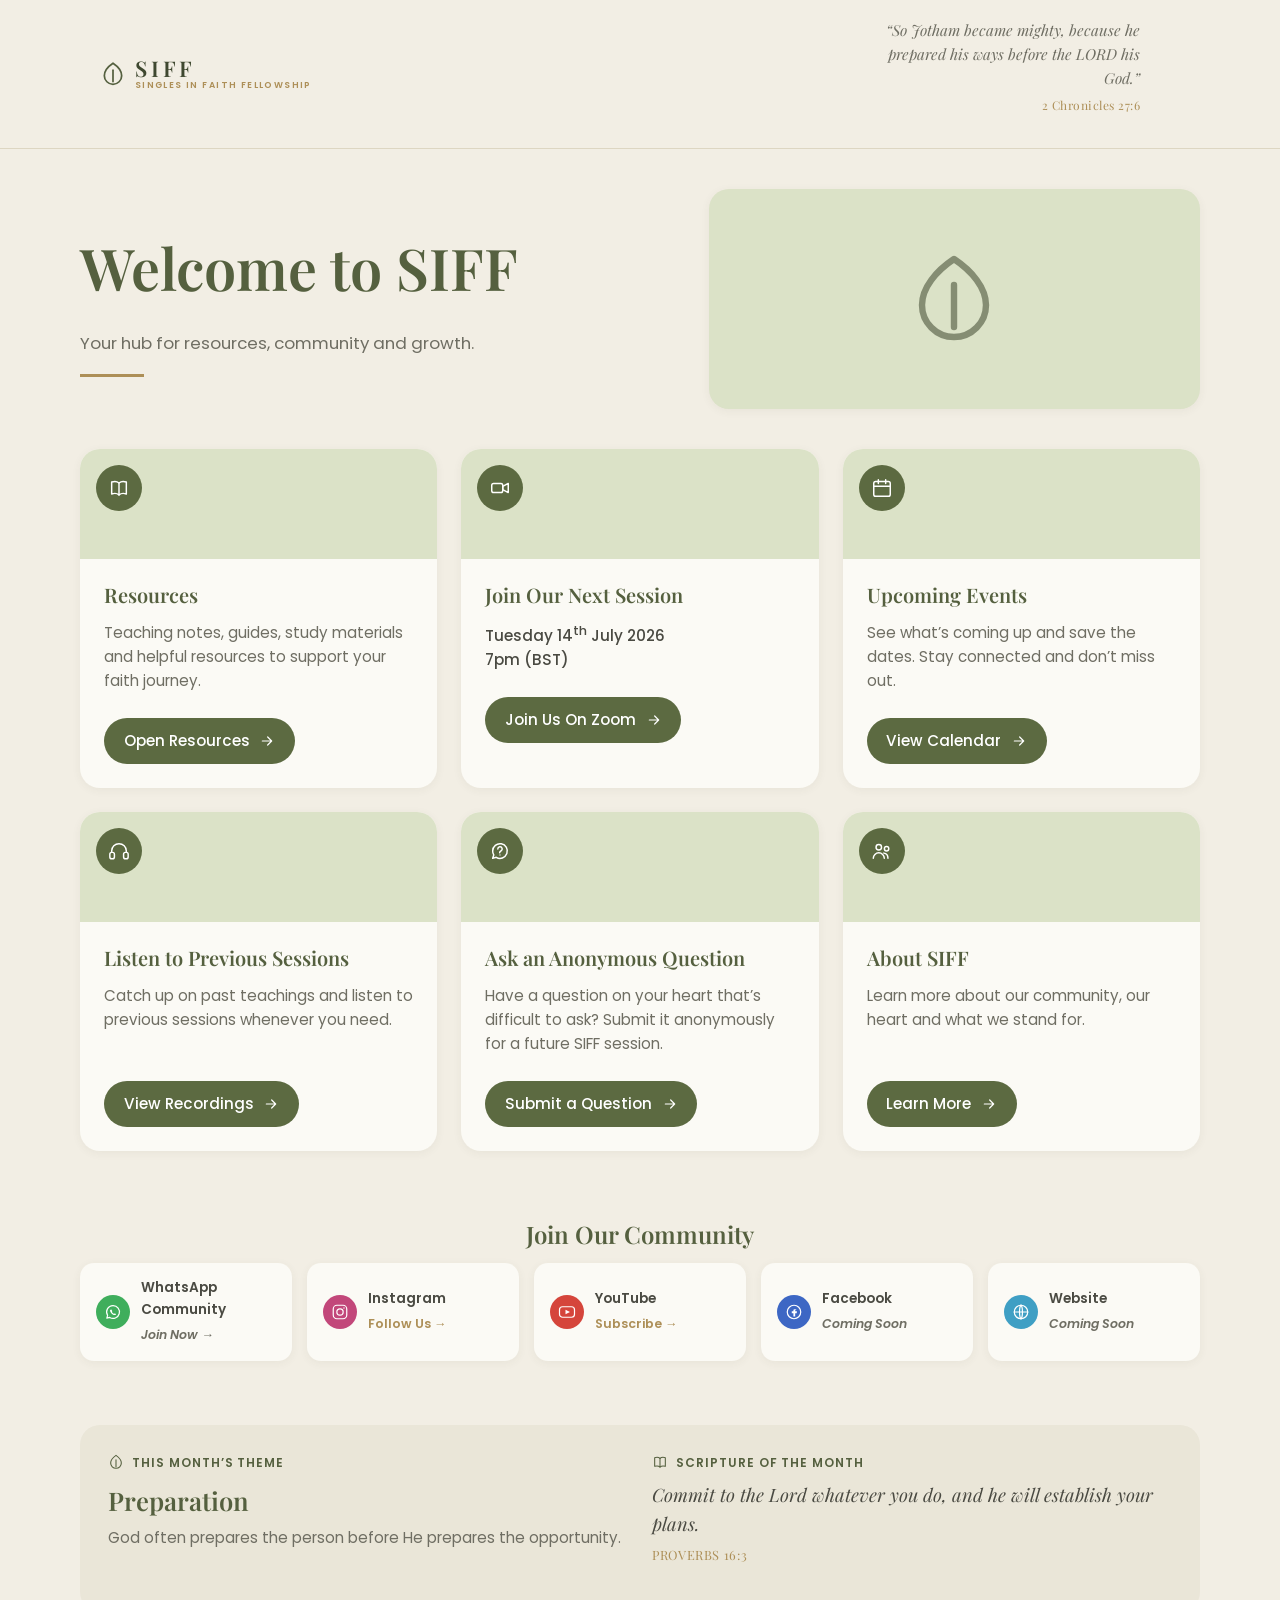
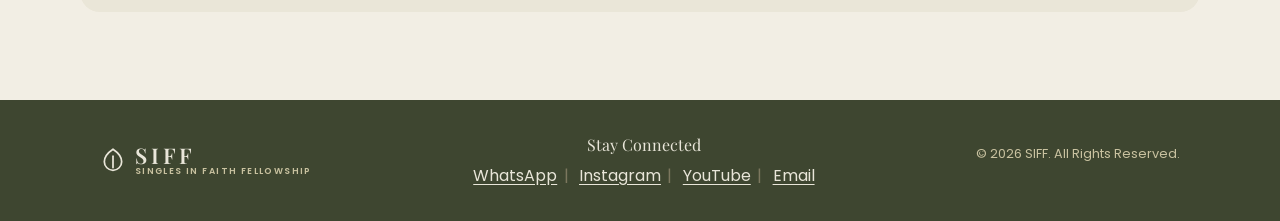
<file: index.html>
<!DOCTYPE html>
<html lang="en">
<head>
<meta charset="UTF-8">
<meta name="viewport" content="width=device-width, initial-scale=1.0">
<title>SIFF | Singles in Faith Fellowship — Digital Hub</title>
<meta name="description" content="Welcome to SIFF — your hub for resources, community and growth. Biblical teaching, authentic community and intentional formation for singles.">
<link rel="icon" href="assets/img/favicon.svg" type="image/svg+xml">
<link rel="preconnect" href="https://fonts.googleapis.com">
<link rel="preconnect" href="https://fonts.gstatic.com" crossorigin>
<link href="https://fonts.googleapis.com/css2?family=Playfair+Display:wght@600;700&family=Poppins:wght@400;500;600&display=swap" rel="stylesheet">
<link rel="stylesheet" href="css/styles.css">
</head>
<body>
<a class="skip-link" href="#main">Skip to main content</a>

<svg class="visually-hidden" aria-hidden="true" focusable="false">
  <defs>
    <symbol id="icon-leaf" viewBox="0 0 24 24" fill="none" stroke="currentColor" stroke-width="1.6" stroke-linecap="round" stroke-linejoin="round">
      <path d="M12 2c-4.5 3-8 7.2-8 11.5A8 8 0 0 0 12 21.5a8 8 0 0 0 8-8C20 9.2 16.5 5 12 2z"/>
      <path d="M12 8.5V19"/>
    </symbol>
    <symbol id="icon-book" viewBox="0 0 24 24" fill="none" stroke="currentColor" stroke-width="1.6" stroke-linecap="round" stroke-linejoin="round">
      <path d="M12 6.5c-2-1.7-5-2-8-1v13c3-1 6-.7 8 1 2-1.7 5-2 8-1v-13c-3-1-6-.7-8 1z"/>
      <path d="M12 6.5V19.5"/>
    </symbol>
    <symbol id="icon-video" viewBox="0 0 24 24" fill="none" stroke="currentColor" stroke-width="1.6" stroke-linecap="round" stroke-linejoin="round">
      <rect x="3" y="7" width="12" height="10" rx="2"/>
      <path d="M15 10.2l6-3.2v10l-6-3.2z"/>
    </symbol>
    <symbol id="icon-calendar" viewBox="0 0 24 24" fill="none" stroke="currentColor" stroke-width="1.6" stroke-linecap="round" stroke-linejoin="round">
      <rect x="3" y="5" width="18" height="16" rx="2"/>
      <path d="M3 10h18M8 3v4M16 3v4"/>
    </symbol>
    <symbol id="icon-headphones" viewBox="0 0 24 24" fill="none" stroke="currentColor" stroke-width="1.6" stroke-linecap="round" stroke-linejoin="round">
      <path d="M4 13.5v-1.5a8 8 0 0 1 16 0v1.5"/>
      <rect x="2" y="13.5" width="5" height="7" rx="2"/>
      <rect x="17" y="13.5" width="5" height="7" rx="2"/>
    </symbol>
    <symbol id="icon-question" viewBox="0 0 24 24" fill="none" stroke="currentColor" stroke-width="1.6" stroke-linecap="round" stroke-linejoin="round">
      <path d="M4 12a8 8 0 1 1 3.9 6.9L4 20l1.2-3.7A7.9 7.9 0 0 1 4 12z"/>
      <path d="M9.6 9.8a2.4 2.4 0 1 1 3.4 2.2c-.8.4-1.4 1-1.4 2"/>
      <circle cx="12" cy="16.3" r="0.15" fill="currentColor"/>
    </symbol>
    <symbol id="icon-users" viewBox="0 0 24 24" fill="none" stroke="currentColor" stroke-width="1.6" stroke-linecap="round" stroke-linejoin="round">
      <circle cx="8.5" cy="8" r="3"/>
      <circle cx="17" cy="9.5" r="2.4"/>
      <path d="M2.5 20c0-3.3 2.7-6 6-6s6 2.7 6 6"/>
      <path d="M14 14.3c2.5.3 4.5 2.6 4.5 5.7"/>
    </symbol>
    <symbol id="icon-heart" viewBox="0 0 24 24" fill="none" stroke="currentColor" stroke-width="1.6" stroke-linecap="round" stroke-linejoin="round">
      <path d="M12 20.5s-7.8-4.5-7.8-10.4A4.4 4.4 0 0 1 12 7.3a4.4 4.4 0 0 1 7.8 2.8c0 5.9-7.8 10.4-7.8 10.4z"/>
    </symbol>
    <symbol id="icon-scroll" viewBox="0 0 24 24" fill="none" stroke="currentColor" stroke-width="1.6" stroke-linecap="round" stroke-linejoin="round">
      <path d="M6 4h11a2 2 0 0 1 2 2v11a2 2 0 0 1-2 2H8"/>
      <path d="M6 4a2 2 0 0 0-2 2v11a2 2 0 0 0 2 2"/>
      <path d="M9 8.5h7M9 12.5h7"/>
    </symbol>
    <symbol id="icon-sprout" viewBox="0 0 24 24" fill="none" stroke="currentColor" stroke-width="1.6" stroke-linecap="round" stroke-linejoin="round">
      <path d="M12 21v-8.5"/>
      <path d="M12 13c0-4-3-6-7-6 0 4 3 6 7 6z"/>
      <path d="M12 11c0-3 2.5-5 6-5 0 3-2.5 5-6 5z"/>
    </symbol>
    <symbol id="icon-notebook" viewBox="0 0 24 24" fill="none" stroke="currentColor" stroke-width="1.6" stroke-linecap="round" stroke-linejoin="round">
      <rect x="4" y="3" width="14" height="18" rx="2"/>
      <path d="M8 3v18"/>
      <path d="M15 9.5l3.5-3.5 2 2-3.5 3.5h-2z"/>
    </symbol>
    <symbol id="icon-ring" viewBox="0 0 24 24" fill="none" stroke="currentColor" stroke-width="1.6" stroke-linecap="round" stroke-linejoin="round">
      <circle cx="12" cy="15" r="6"/>
      <path d="M12 9L10 4h4l-2 5z"/>
    </symbol>
    <symbol id="icon-clock" viewBox="0 0 24 24" fill="none" stroke="currentColor" stroke-width="1.6" stroke-linecap="round" stroke-linejoin="round">
      <circle cx="12" cy="12" r="9"/>
      <path d="M12 7.5V12l3 2.5"/>
    </symbol>
    <symbol id="icon-arrow" viewBox="0 0 24 24" fill="none" stroke="currentColor" stroke-width="1.8" stroke-linecap="round" stroke-linejoin="round">
      <path d="M5 12h14M13 6l6 6-6 6"/>
    </symbol>
    <symbol id="icon-whatsapp" viewBox="0 0 24 24" fill="none" stroke="currentColor" stroke-width="1.6" stroke-linecap="round" stroke-linejoin="round">
      <path d="M12 3.5a8.5 8.5 0 0 0-7.2 13l-1 3.7 3.8-1a8.5 8.5 0 1 0 4.4-15.7z"/>
      <path d="M8.7 9.2c.2-.7 1.2-.7 1.5.1.2.5.4.9.7 1.2.3.3 0 .7-.2 1-.3.3-.3.5 0 .9.6.8 1.4 1.5 2.2 1.8.3.2.6.3.8 0 .3-.3.7-.4 1-.2.4.2.8.4 1.1.6.3.3.2.7-.1 1-1 .9-2.7.5-4.1-.4-1.4-.9-2.7-2.4-3.3-3.9-.3-.7-.4-1.4-.1-2.1z" fill="currentColor" stroke="none"/>
    </symbol>
    <symbol id="icon-instagram" viewBox="0 0 24 24" fill="none" stroke="currentColor" stroke-width="1.6" stroke-linecap="round" stroke-linejoin="round">
      <rect x="3" y="3" width="18" height="18" rx="5"/>
      <circle cx="12" cy="12" r="4.2"/>
      <circle cx="17.3" cy="6.7" r="0.9" fill="currentColor" stroke="none"/>
    </symbol>
    <symbol id="icon-youtube" viewBox="0 0 24 24" fill="none" stroke="currentColor" stroke-width="1.6" stroke-linecap="round" stroke-linejoin="round">
      <rect x="2" y="5" width="20" height="14" rx="4"/>
      <path d="M10 9l6 3-6 3z" fill="currentColor" stroke="none"/>
    </symbol>
    <symbol id="icon-facebook" viewBox="0 0 24 24" fill="none" stroke="currentColor" stroke-width="1.6" stroke-linecap="round" stroke-linejoin="round">
      <circle cx="12" cy="12" r="9"/>
      <path d="M13.8 8.3h-1.2c-.9 0-1.4.5-1.4 1.4v1.4H9v2.4h2.2V18h2.4v-4.5h2l.3-2.4h-2.3v-1.1c0-.4.2-.7.7-.7h1.4z" fill="currentColor" stroke="none"/>
    </symbol>
    <symbol id="icon-globe" viewBox="0 0 24 24" fill="none" stroke="currentColor" stroke-width="1.6" stroke-linecap="round" stroke-linejoin="round">
      <circle cx="12" cy="12" r="9"/>
      <path d="M3 12h18"/>
      <path d="M12 3c2.6 2.5 2.6 15.5 0 18"/>
      <path d="M12 3c-2.6 2.5-2.6 15.5 0 18"/>
    </symbol>
    <symbol id="icon-email" viewBox="0 0 24 24" fill="none" stroke="currentColor" stroke-width="1.6" stroke-linecap="round" stroke-linejoin="round">
      <rect x="3" y="5" width="18" height="14" rx="2"/>
      <path d="M3 6.5l9 6.5 9-6.5"/>
    </symbol>
  </defs>
</svg>

<header class="site-header">
  <div class="container site-header__inner">
    <a class="logo" href="index.html">
      <svg class="logo__icon" aria-hidden="true"><use href="#icon-leaf"></use></svg>
      <span class="logo__text">
        <span class="logo__word">SIFF</span>
        <span class="logo__tagline">Singles in Faith Fellowship</span>
      </span>
    </a>
    <blockquote class="page-hero__quote mt-0">
      &ldquo;So Jotham became mighty, because he prepared his ways before the LORD his God.&rdquo;
      <cite>2 Chronicles 27:6</cite>
    </blockquote>
  </div>
</header>

<main id="main">
  <section class="page-hero container">
    <div class="page-hero__grid">
      <div>
        <h1 class="page-title">Welcome to SIFF</h1>
        <p class="page-subtitle">Your hub for resources, community and growth.</p>
        <hr class="page-hero__rule">
      </div>
      <div class="page-hero__image icon-circle--soft" style="height:220px;display:flex;align-items:center;justify-content:center;" aria-hidden="true">
        <svg style="width:96px;height:96px;color:var(--color-heading-strong);opacity:0.55;"><use href="#icon-leaf"></use></svg>
      </div>
    </div>
  </section>

  <section class="container page-section" aria-label="Quick links">
    <div class="card-grid card-grid--3">

      <article class="card">
        <div class="card__media">
          <span class="icon-circle"><svg class="icon"><use href="#icon-book"></use></svg></span>
        </div>
        <div class="card__body">
          <h2 class="card__title">Resources</h2>
          <p class="card__text">Teaching notes, guides, study materials and helpful resources to support your faith journey.</p>
          <a class="btn" href="resources.html">Open Resources <svg aria-hidden="true"><use href="#icon-arrow"></use></svg></a>
        </div>
      </article>

      <article class="card">
        <div class="card__media">
          <span class="icon-circle"><svg class="icon"><use href="#icon-video"></use></svg></span>
        </div>
        <div class="card__body">
          <h2 class="card__title">Join Our Next Session</h2>
          <p class="card__meta">Tuesday 14<sup>th</sup> July 2026<br>7pm (BST)</p>
          <a class="btn" href="https://us02web.zoom.us/j/9525125530" data-link-key="zoom.url" target="_blank" rel="noopener">Join Us On Zoom <svg aria-hidden="true"><use href="#icon-arrow"></use></svg></a>
        </div>
      </article>

      <article class="card">
        <div class="card__media">
          <span class="icon-circle"><svg class="icon"><use href="#icon-calendar"></use></svg></span>
        </div>
        <div class="card__body">
          <h2 class="card__title">Upcoming Events</h2>
          <p class="card__text">See what&rsquo;s coming up and save the dates. Stay connected and don&rsquo;t miss out.</p>
          <a class="btn" href="https://calendar.google.com/calendar/embed?src=e8b8d9b47a7894091c52adb2f99761e34a2e1fa2e909e6a491b16f5364662237%40group.calendar.google.com&ctz=Europe%2FLondon" data-link-key="googleCalendar.url" target="_blank" rel="noopener">View Calendar <svg aria-hidden="true"><use href="#icon-arrow"></use></svg></a>
        </div>
      </article>

      <article class="card">
        <div class="card__media">
          <span class="icon-circle"><svg class="icon"><use href="#icon-headphones"></use></svg></span>
        </div>
        <div class="card__body">
          <h2 class="card__title">Listen to Previous Sessions</h2>
          <p class="card__text">Catch up on past teachings and listen to previous sessions whenever you need.</p>
          <a class="btn" href="teaching-library.html">View Recordings <svg aria-hidden="true"><use href="#icon-arrow"></use></svg></a>
        </div>
      </article>

      <article class="card">
        <div class="card__media">
          <span class="icon-circle"><svg class="icon"><use href="#icon-question"></use></svg></span>
        </div>
        <div class="card__body">
          <h2 class="card__title">Ask an Anonymous Question</h2>
          <p class="card__text">Have a question on your heart that&rsquo;s difficult to ask? Submit it anonymously for a future SIFF session.</p>
          <a class="btn" href="https://docs.google.com/forms/d/e/1FAIpQLScZGtVQFm3adnqiXSfC7oRMg7H0uXnAYRxy6zOSgpuTXxecrQ/viewform?usp=publish-editor" data-link-key="googleForm.url" target="_blank" rel="noopener">Submit a Question <svg aria-hidden="true"><use href="#icon-arrow"></use></svg></a>
        </div>
      </article>

      <article class="card">
        <div class="card__media">
          <span class="icon-circle"><svg class="icon"><use href="#icon-users"></use></svg></span>
        </div>
        <div class="card__body">
          <h2 class="card__title">About SIFF</h2>
          <p class="card__text">Learn more about our community, our heart and what we stand for.</p>
          <a class="btn" href="about.html">Learn More <svg aria-hidden="true"><use href="#icon-arrow"></use></svg></a>
        </div>
      </article>

    </div>
  </section>

  <section class="container page-section" aria-labelledby="community-heading">
    <h2 id="community-heading" class="text-center">Join Our Community</h2>
    <div class="community-grid">

      <a class="community-item is-placeholder" href="#" data-link-key="social.whatsapp.url">
        <span class="community-item__icon" style="background:#3fae5c;"><svg><use href="#icon-whatsapp"></use></svg></span>
        <span>
          <span class="community-item__label" style="display:block;">WhatsApp Community</span>
          <span class="community-item__action is-placeholder">Join Now &rarr;</span>
        </span>
      </a>

      <a class="community-item" href="https://www.instagram.com/singlesinfaith?igsh=NndnbWF2YTF0YTZz" data-link-key="social.instagram.url" target="_blank" rel="noopener">
        <span class="community-item__icon" style="background:#c2477a;"><svg><use href="#icon-instagram"></use></svg></span>
        <span>
          <span class="community-item__label" style="display:block;">Instagram</span>
          <span class="community-item__action">Follow Us &rarr;</span>
        </span>
      </a>

      <a class="community-item" href="https://youtube.com/@realityofgraceministriesintl?si=YHp-6kyq6YE164eF" data-link-key="social.youtube.url" target="_blank" rel="noopener">
        <span class="community-item__icon" style="background:#d5453b;"><svg><use href="#icon-youtube"></use></svg></span>
        <span>
          <span class="community-item__label" style="display:block;">YouTube</span>
          <span class="community-item__action">Subscribe &rarr;</span>
        </span>
      </a>

      <a class="community-item is-placeholder" href="#" data-link-key="social.facebook.url">
        <span class="community-item__icon" style="background:#3d67c4;"><svg><use href="#icon-facebook"></use></svg></span>
        <span>
          <span class="community-item__label" style="display:block;">Facebook</span>
          <span class="community-item__action is-placeholder">Coming Soon</span>
        </span>
      </a>

      <a class="community-item is-placeholder" href="#" data-link-key="social.website.url">
        <span class="community-item__icon" style="background:#3f9fc4;"><svg><use href="#icon-globe"></use></svg></span>
        <span>
          <span class="community-item__label" style="display:block;">Website</span>
          <span class="community-item__action is-placeholder">Coming Soon</span>
        </span>
      </a>

    </div>
  </section>

  <section class="container page-section">
    <div class="highlight-grid">
      <div>
        <p class="highlight-eyebrow"><svg><use href="#icon-leaf"></use></svg> This Month&rsquo;s Theme</p>
        <h2 class="highlight-title">Preparation</h2>
        <p class="card__text mt-0">God often prepares the person before He prepares the opportunity.</p>
      </div>
      <div>
        <p class="highlight-eyebrow"><svg><use href="#icon-book"></use></svg> Scripture of the Month</p>
        <p class="highlight-quote">Commit to the Lord whatever you do, and he will establish your plans.<cite>PROVERBS 16:3</cite></p>
      </div>
    </div>
  </section>
</main>

<footer class="site-footer">
  <div class="container site-footer__inner">
    <a class="logo" href="index.html">
      <svg class="logo__icon" aria-hidden="true"><use href="#icon-leaf"></use></svg>
      <span class="logo__text">
        <span class="logo__word">SIFF</span>
        <span class="logo__tagline">Singles in Faith Fellowship</span>
      </span>
    </a>
    <div class="site-footer__middle">
      <p class="site-footer__heading">Stay Connected</p>
      <nav class="site-footer__social" aria-label="Social media">
        <a href="#" data-link-key="social.whatsapp.url">WhatsApp</a><span>|</span>
        <a href="https://www.instagram.com/singlesinfaith?igsh=NndnbWF2YTF0YTZz" data-link-key="social.instagram.url" target="_blank" rel="noopener">Instagram</a><span>|</span>
        <a href="https://youtube.com/@realityofgraceministriesintl?si=YHp-6kyq6YE164eF" data-link-key="social.youtube.url" target="_blank" rel="noopener">YouTube</a><span>|</span>
        <a href="mailto:thergmichurch@gmail.com" data-link-key="social.email.url">Email</a>
      </nav>
    </div>
    <p class="site-footer__copy">&copy; <span id="copyYear">2026</span> SIFF. All Rights Reserved.</p>
  </div>
</footer>

<script src="js/main.js"></script>
</body>
</html>
</file>
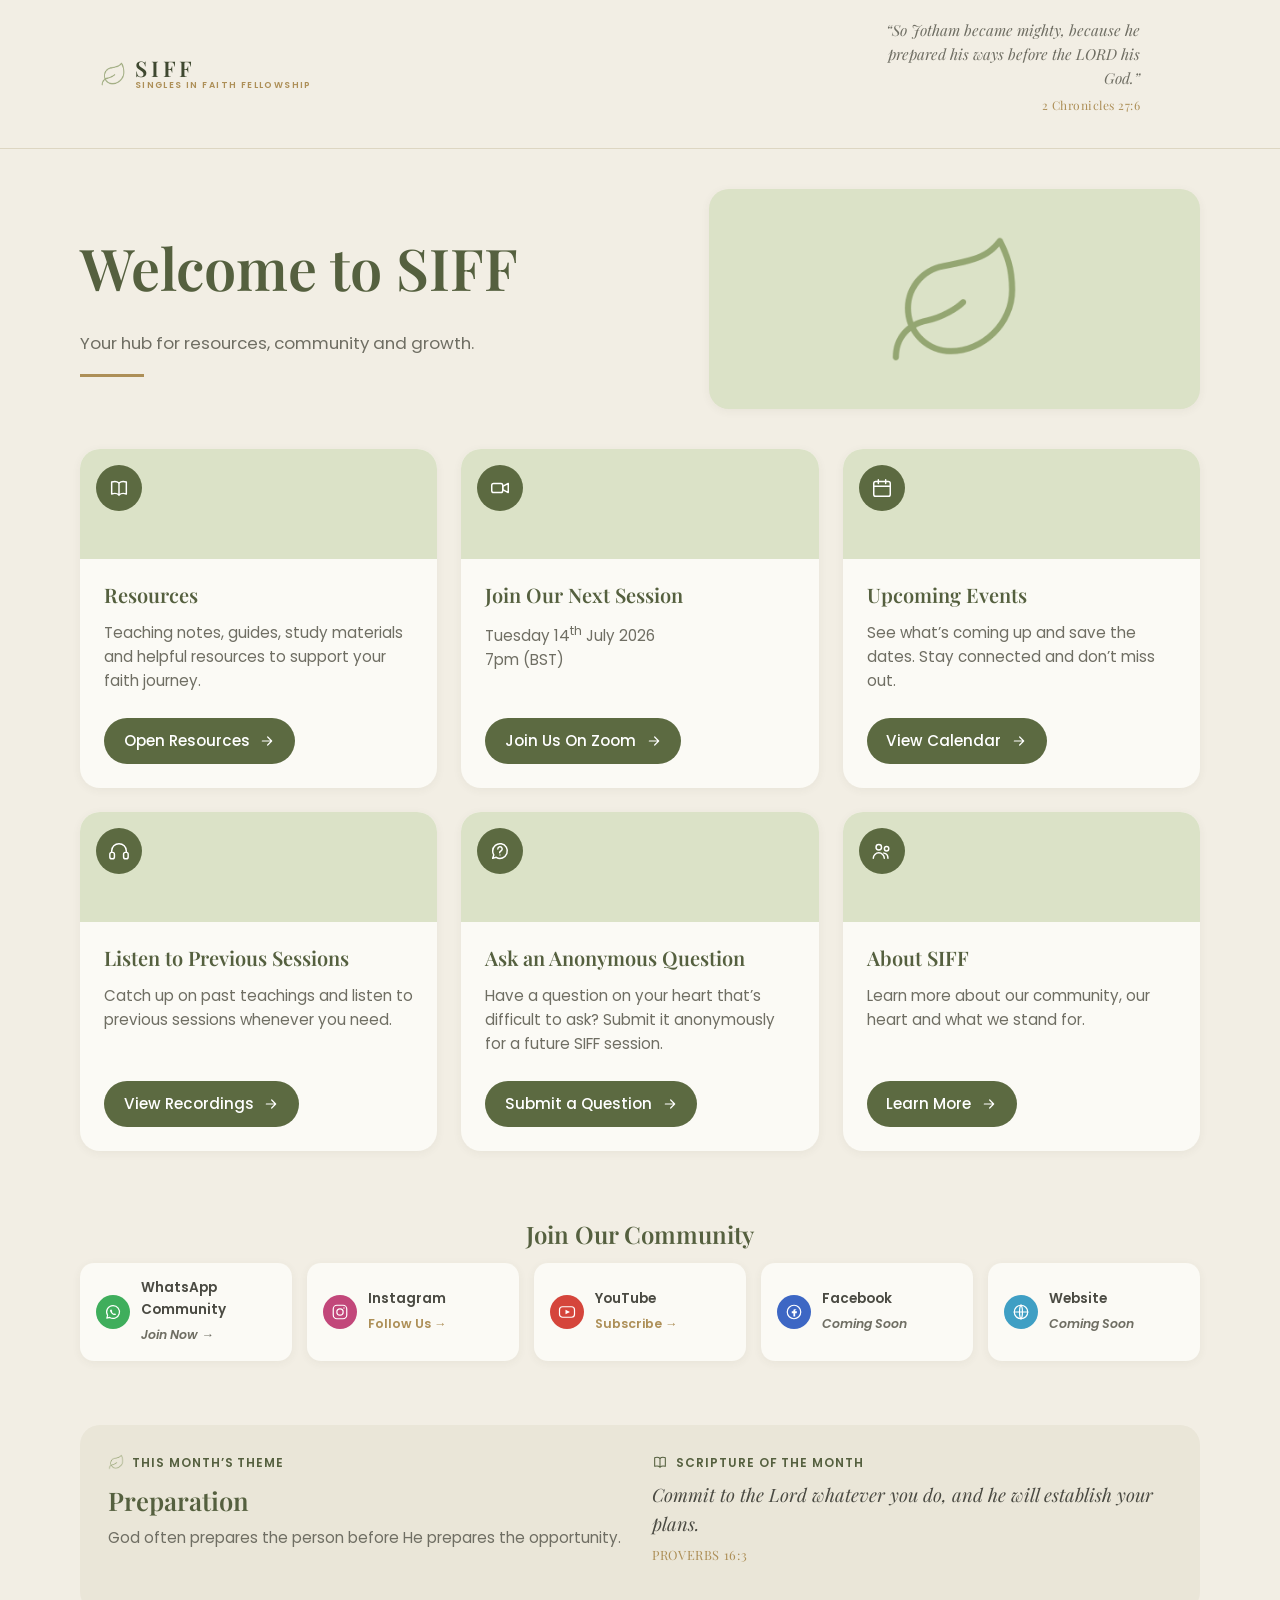
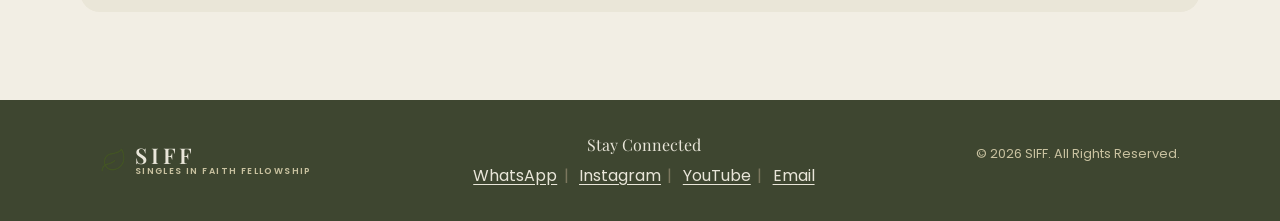
<file: public/index.html>
<!DOCTYPE html>
<html lang="en">
<head>
<meta charset="UTF-8">
<meta name="viewport" content="width=device-width, initial-scale=1.0">
<title>SIFF | Singles in Faith Fellowship — Digital Hub</title>
<meta name="description" content="Welcome to SIFF — your hub for resources, community and growth. Biblical teaching, authentic community and intentional formation for singles.">
<link rel="icon" href="assets/img/favicon.svg" type="image/svg+xml">
<link rel="preconnect" href="https://fonts.googleapis.com">
<link rel="preconnect" href="https://fonts.gstatic.com" crossorigin>
<link href="https://fonts.googleapis.com/css2?family=Playfair+Display:wght@600;700&family=Poppins:wght@400;500;600&display=swap" rel="stylesheet">
<link rel="stylesheet" href="css/styles.css">
</head>
<body>
<a class="skip-link" href="#main">Skip to main content</a>

<svg class="visually-hidden" aria-hidden="true" focusable="false">
  <defs>
    <symbol id="icon-book" viewBox="0 0 24 24" fill="none" stroke="currentColor" stroke-width="1.6" stroke-linecap="round" stroke-linejoin="round">
      <path d="M12 6.5c-2-1.7-5-2-8-1v13c3-1 6-.7 8 1 2-1.7 5-2 8-1v-13c-3-1-6-.7-8 1z"/>
      <path d="M12 6.5V19.5"/>
    </symbol>
    <symbol id="icon-video" viewBox="0 0 24 24" fill="none" stroke="currentColor" stroke-width="1.6" stroke-linecap="round" stroke-linejoin="round">
      <rect x="3" y="7" width="12" height="10" rx="2"/>
      <path d="M15 10.2l6-3.2v10l-6-3.2z"/>
    </symbol>
    <symbol id="icon-calendar" viewBox="0 0 24 24" fill="none" stroke="currentColor" stroke-width="1.6" stroke-linecap="round" stroke-linejoin="round">
      <rect x="3" y="5" width="18" height="16" rx="2"/>
      <path d="M3 10h18M8 3v4M16 3v4"/>
    </symbol>
    <symbol id="icon-headphones" viewBox="0 0 24 24" fill="none" stroke="currentColor" stroke-width="1.6" stroke-linecap="round" stroke-linejoin="round">
      <path d="M4 13.5v-1.5a8 8 0 0 1 16 0v1.5"/>
      <rect x="2" y="13.5" width="5" height="7" rx="2"/>
      <rect x="17" y="13.5" width="5" height="7" rx="2"/>
    </symbol>
    <symbol id="icon-question" viewBox="0 0 24 24" fill="none" stroke="currentColor" stroke-width="1.6" stroke-linecap="round" stroke-linejoin="round">
      <path d="M4 12a8 8 0 1 1 3.9 6.9L4 20l1.2-3.7A7.9 7.9 0 0 1 4 12z"/>
      <path d="M9.6 9.8a2.4 2.4 0 1 1 3.4 2.2c-.8.4-1.4 1-1.4 2"/>
      <circle cx="12" cy="16.3" r="0.15" fill="currentColor"/>
    </symbol>
    <symbol id="icon-users" viewBox="0 0 24 24" fill="none" stroke="currentColor" stroke-width="1.6" stroke-linecap="round" stroke-linejoin="round">
      <circle cx="8.5" cy="8" r="3"/>
      <circle cx="17" cy="9.5" r="2.4"/>
      <path d="M2.5 20c0-3.3 2.7-6 6-6s6 2.7 6 6"/>
      <path d="M14 14.3c2.5.3 4.5 2.6 4.5 5.7"/>
    </symbol>
    <symbol id="icon-heart" viewBox="0 0 24 24" fill="none" stroke="currentColor" stroke-width="1.6" stroke-linecap="round" stroke-linejoin="round">
      <path d="M12 20.5s-7.8-4.5-7.8-10.4A4.4 4.4 0 0 1 12 7.3a4.4 4.4 0 0 1 7.8 2.8c0 5.9-7.8 10.4-7.8 10.4z"/>
    </symbol>
    <symbol id="icon-scroll" viewBox="0 0 24 24" fill="none" stroke="currentColor" stroke-width="1.6" stroke-linecap="round" stroke-linejoin="round">
      <path d="M6 4h11a2 2 0 0 1 2 2v11a2 2 0 0 1-2 2H8"/>
      <path d="M6 4a2 2 0 0 0-2 2v11a2 2 0 0 0 2 2"/>
      <path d="M9 8.5h7M9 12.5h7"/>
    </symbol>
    <symbol id="icon-sprout" viewBox="0 0 24 24" fill="none" stroke="currentColor" stroke-width="1.6" stroke-linecap="round" stroke-linejoin="round">
      <path d="M12 21v-8.5"/>
      <path d="M12 13c0-4-3-6-7-6 0 4 3 6 7 6z"/>
      <path d="M12 11c0-3 2.5-5 6-5 0 3-2.5 5-6 5z"/>
    </symbol>
    <symbol id="icon-notebook" viewBox="0 0 24 24" fill="none" stroke="currentColor" stroke-width="1.6" stroke-linecap="round" stroke-linejoin="round">
      <rect x="4" y="3" width="14" height="18" rx="2"/>
      <path d="M8 3v18"/>
      <path d="M15 9.5l3.5-3.5 2 2-3.5 3.5h-2z"/>
    </symbol>
    <symbol id="icon-ring" viewBox="0 0 24 24" fill="none" stroke="currentColor" stroke-width="1.6" stroke-linecap="round" stroke-linejoin="round">
      <circle cx="12" cy="15" r="6"/>
      <path d="M12 9L10 4h4l-2 5z"/>
    </symbol>
    <symbol id="icon-clock" viewBox="0 0 24 24" fill="none" stroke="currentColor" stroke-width="1.6" stroke-linecap="round" stroke-linejoin="round">
      <circle cx="12" cy="12" r="9"/>
      <path d="M12 7.5V12l3 2.5"/>
    </symbol>
    <symbol id="icon-arrow" viewBox="0 0 24 24" fill="none" stroke="currentColor" stroke-width="1.8" stroke-linecap="round" stroke-linejoin="round">
      <path d="M5 12h14M13 6l6 6-6 6"/>
    </symbol>
    <symbol id="icon-whatsapp" viewBox="0 0 24 24" fill="none" stroke="currentColor" stroke-width="1.6" stroke-linecap="round" stroke-linejoin="round">
      <path d="M12 3.5a8.5 8.5 0 0 0-7.2 13l-1 3.7 3.8-1a8.5 8.5 0 1 0 4.4-15.7z"/>
      <path d="M8.7 9.2c.2-.7 1.2-.7 1.5.1.2.5.4.9.7 1.2.3.3 0 .7-.2 1-.3.3-.3.5 0 .9.6.8 1.4 1.5 2.2 1.8.3.2.6.3.8 0 .3-.3.7-.4 1-.2.4.2.8.4 1.1.6.3.3.2.7-.1 1-1 .9-2.7.5-4.1-.4-1.4-.9-2.7-2.4-3.3-3.9-.3-.7-.4-1.4-.1-2.1z" fill="currentColor" stroke="none"/>
    </symbol>
    <symbol id="icon-instagram" viewBox="0 0 24 24" fill="none" stroke="currentColor" stroke-width="1.6" stroke-linecap="round" stroke-linejoin="round">
      <rect x="3" y="3" width="18" height="18" rx="5"/>
      <circle cx="12" cy="12" r="4.2"/>
      <circle cx="17.3" cy="6.7" r="0.9" fill="currentColor" stroke="none"/>
    </symbol>
    <symbol id="icon-youtube" viewBox="0 0 24 24" fill="none" stroke="currentColor" stroke-width="1.6" stroke-linecap="round" stroke-linejoin="round">
      <rect x="2" y="5" width="20" height="14" rx="4"/>
      <path d="M10 9l6 3-6 3z" fill="currentColor" stroke="none"/>
    </symbol>
    <symbol id="icon-facebook" viewBox="0 0 24 24" fill="none" stroke="currentColor" stroke-width="1.6" stroke-linecap="round" stroke-linejoin="round">
      <circle cx="12" cy="12" r="9"/>
      <path d="M13.8 8.3h-1.2c-.9 0-1.4.5-1.4 1.4v1.4H9v2.4h2.2V18h2.4v-4.5h2l.3-2.4h-2.3v-1.1c0-.4.2-.7.7-.7h1.4z" fill="currentColor" stroke="none"/>
    </symbol>
    <symbol id="icon-globe" viewBox="0 0 24 24" fill="none" stroke="currentColor" stroke-width="1.6" stroke-linecap="round" stroke-linejoin="round">
      <circle cx="12" cy="12" r="9"/>
      <path d="M3 12h18"/>
      <path d="M12 3c2.6 2.5 2.6 15.5 0 18"/>
      <path d="M12 3c-2.6 2.5-2.6 15.5 0 18"/>
    </symbol>
    <symbol id="icon-email" viewBox="0 0 24 24" fill="none" stroke="currentColor" stroke-width="1.6" stroke-linecap="round" stroke-linejoin="round">
      <rect x="3" y="5" width="18" height="14" rx="2"/>
      <path d="M3 6.5l9 6.5 9-6.5"/>
    </symbol>
  </defs>
</svg>

<header class="site-header">
  <div class="container site-header__inner">
    <a class="logo" href="index.html">
      <img class="logo__icon" src="assets/img/leaf.png" alt="" aria-hidden="true">
      <span class="logo__text">
        <span class="logo__word">SIFF</span>
        <span class="logo__tagline">Singles in Faith Fellowship</span>
      </span>
    </a>
    <blockquote class="page-hero__quote mt-0">
      &ldquo;So Jotham became mighty, because he prepared his ways before the LORD his God.&rdquo;
      <cite>2 Chronicles 27:6</cite>
    </blockquote>
  </div>
</header>

<main id="main">
  <section class="page-hero container">
    <div class="page-hero__grid">
      <div>
        <h1 class="page-title">Welcome to SIFF</h1>
        <p class="page-subtitle">Your hub for resources, community and growth.</p>
        <hr class="page-hero__rule">
      </div>
      <div class="page-hero__image icon-circle--soft" style="height:220px;display:flex;align-items:center;justify-content:center;" aria-hidden="true">
        <img src="assets/img/leaf.png" alt="" style="width:140px;height:140px;">
      </div>
    </div>
  </section>

  <section class="container page-section" aria-label="Quick links">
    <div class="card-grid card-grid--3">

      <article class="card">
        <div class="card__media">
          <span class="icon-circle"><svg class="icon"><use href="#icon-book"></use></svg></span>
        </div>
        <div class="card__body">
          <h2 class="card__title">Resources</h2>
          <p class="card__text">Teaching notes, guides, study materials and helpful resources to support your faith journey.</p>
          <a class="btn" href="resources.html">Open Resources <svg aria-hidden="true"><use href="#icon-arrow"></use></svg></a>
        </div>
      </article>

      <article class="card">
        <div class="card__media">
          <span class="icon-circle"><svg class="icon"><use href="#icon-video"></use></svg></span>
        </div>
        <div class="card__body">
          <h2 class="card__title">Join Our Next Session</h2>
          <p class="card__text">Tuesday 14<sup>th</sup> July 2026<br>7pm (BST)</p>
          <a class="btn" href="https://us02web.zoom.us/j/9525125530" data-link-key="zoom.url" target="_blank" rel="noopener">Join Us On Zoom <svg aria-hidden="true"><use href="#icon-arrow"></use></svg></a>
        </div>
      </article>

      <article class="card">
        <div class="card__media">
          <span class="icon-circle"><svg class="icon"><use href="#icon-calendar"></use></svg></span>
        </div>
        <div class="card__body">
          <h2 class="card__title">Upcoming Events</h2>
          <p class="card__text">See what&rsquo;s coming up and save the dates. Stay connected and don&rsquo;t miss out.</p>
          <a class="btn" href="https://calendar.google.com/calendar/embed?src=e8b8d9b47a7894091c52adb2f99761e34a2e1fa2e909e6a491b16f5364662237%40group.calendar.google.com&ctz=Europe%2FLondon" data-link-key="googleCalendar.url" target="_blank" rel="noopener">View Calendar <svg aria-hidden="true"><use href="#icon-arrow"></use></svg></a>
        </div>
      </article>

      <article class="card">
        <div class="card__media">
          <span class="icon-circle"><svg class="icon"><use href="#icon-headphones"></use></svg></span>
        </div>
        <div class="card__body">
          <h2 class="card__title">Listen to Previous Sessions</h2>
          <p class="card__text">Catch up on past teachings and listen to previous sessions whenever you need.</p>
          <a class="btn" href="teaching-library.html">View Recordings <svg aria-hidden="true"><use href="#icon-arrow"></use></svg></a>
        </div>
      </article>

      <article class="card">
        <div class="card__media">
          <span class="icon-circle"><svg class="icon"><use href="#icon-question"></use></svg></span>
        </div>
        <div class="card__body">
          <h2 class="card__title">Ask an Anonymous Question</h2>
          <p class="card__text">Have a question on your heart that&rsquo;s difficult to ask? Submit it anonymously for a future SIFF session.</p>
          <a class="btn" href="https://docs.google.com/forms/d/e/1FAIpQLScZGtVQFm3adnqiXSfC7oRMg7H0uXnAYRxy6zOSgpuTXxecrQ/viewform?usp=publish-editor" data-link-key="googleForm.url" target="_blank" rel="noopener">Submit a Question <svg aria-hidden="true"><use href="#icon-arrow"></use></svg></a>
        </div>
      </article>

      <article class="card">
        <div class="card__media">
          <span class="icon-circle"><svg class="icon"><use href="#icon-users"></use></svg></span>
        </div>
        <div class="card__body">
          <h2 class="card__title">About SIFF</h2>
          <p class="card__text">Learn more about our community, our heart and what we stand for.</p>
          <a class="btn" href="about.html">Learn More <svg aria-hidden="true"><use href="#icon-arrow"></use></svg></a>
        </div>
      </article>

    </div>
  </section>

  <section class="container page-section" aria-labelledby="community-heading">
    <h2 id="community-heading" class="text-center">Join Our Community</h2>
    <div class="community-grid">

      <a class="community-item is-placeholder" href="#" data-link-key="social.whatsapp.url">
        <span class="community-item__icon" style="background:#3fae5c;"><svg><use href="#icon-whatsapp"></use></svg></span>
        <span>
          <span class="community-item__label" style="display:block;">WhatsApp Community</span>
          <span class="community-item__action is-placeholder">Join Now &rarr;</span>
        </span>
      </a>

      <a class="community-item" href="https://www.instagram.com/singlesinfaith?igsh=NndnbWF2YTF0YTZz" data-link-key="social.instagram.url" target="_blank" rel="noopener">
        <span class="community-item__icon" style="background:#c2477a;"><svg><use href="#icon-instagram"></use></svg></span>
        <span>
          <span class="community-item__label" style="display:block;">Instagram</span>
          <span class="community-item__action">Follow Us &rarr;</span>
        </span>
      </a>

      <a class="community-item" href="https://youtube.com/@realityofgraceministriesintl?si=YHp-6kyq6YE164eF" data-link-key="social.youtube.url" target="_blank" rel="noopener">
        <span class="community-item__icon" style="background:#d5453b;"><svg><use href="#icon-youtube"></use></svg></span>
        <span>
          <span class="community-item__label" style="display:block;">YouTube</span>
          <span class="community-item__action">Subscribe &rarr;</span>
        </span>
      </a>

      <a class="community-item is-placeholder" href="#" data-link-key="social.facebook.url">
        <span class="community-item__icon" style="background:#3d67c4;"><svg><use href="#icon-facebook"></use></svg></span>
        <span>
          <span class="community-item__label" style="display:block;">Facebook</span>
          <span class="community-item__action is-placeholder">Coming Soon</span>
        </span>
      </a>

      <a class="community-item is-placeholder" href="#" data-link-key="social.website.url">
        <span class="community-item__icon" style="background:#3f9fc4;"><svg><use href="#icon-globe"></use></svg></span>
        <span>
          <span class="community-item__label" style="display:block;">Website</span>
          <span class="community-item__action is-placeholder">Coming Soon</span>
        </span>
      </a>

    </div>
  </section>

  <section class="container page-section">
    <div class="highlight-grid">
      <div>
        <p class="highlight-eyebrow"><img src="assets/img/leaf.png" alt=""> This Month&rsquo;s Theme</p>
        <h2 class="highlight-title">Preparation</h2>
        <p class="card__text mt-0">God often prepares the person before He prepares the opportunity.</p>
      </div>
      <div>
        <p class="highlight-eyebrow"><svg><use href="#icon-book"></use></svg> Scripture of the Month</p>
        <p class="highlight-quote">Commit to the Lord whatever you do, and he will establish your plans.<cite>PROVERBS 16:3</cite></p>
      </div>
    </div>
  </section>
</main>

<footer class="site-footer">
  <div class="container site-footer__inner">
    <a class="logo" href="index.html">
      <img class="logo__icon" src="assets/img/leaf.png" alt="" aria-hidden="true">
      <span class="logo__text">
        <span class="logo__word">SIFF</span>
        <span class="logo__tagline">Singles in Faith Fellowship</span>
      </span>
    </a>
    <div class="site-footer__middle">
      <p class="site-footer__heading">Stay Connected</p>
      <nav class="site-footer__social" aria-label="Social media">
        <a href="#" data-link-key="social.whatsapp.url">WhatsApp</a><span>|</span>
        <a href="https://www.instagram.com/singlesinfaith?igsh=NndnbWF2YTF0YTZz" data-link-key="social.instagram.url" target="_blank" rel="noopener">Instagram</a><span>|</span>
        <a href="https://youtube.com/@realityofgraceministriesintl?si=YHp-6kyq6YE164eF" data-link-key="social.youtube.url" target="_blank" rel="noopener">YouTube</a><span>|</span>
        <a href="mailto:thergmichurch@gmail.com" data-link-key="social.email.url">Email</a>
      </nav>
    </div>
    <p class="site-footer__copy">&copy; <span id="copyYear">2026</span> SIFF. All Rights Reserved.</p>
  </div>
</footer>

<script src="js/main.js"></script>
</body>
</html>
</file>
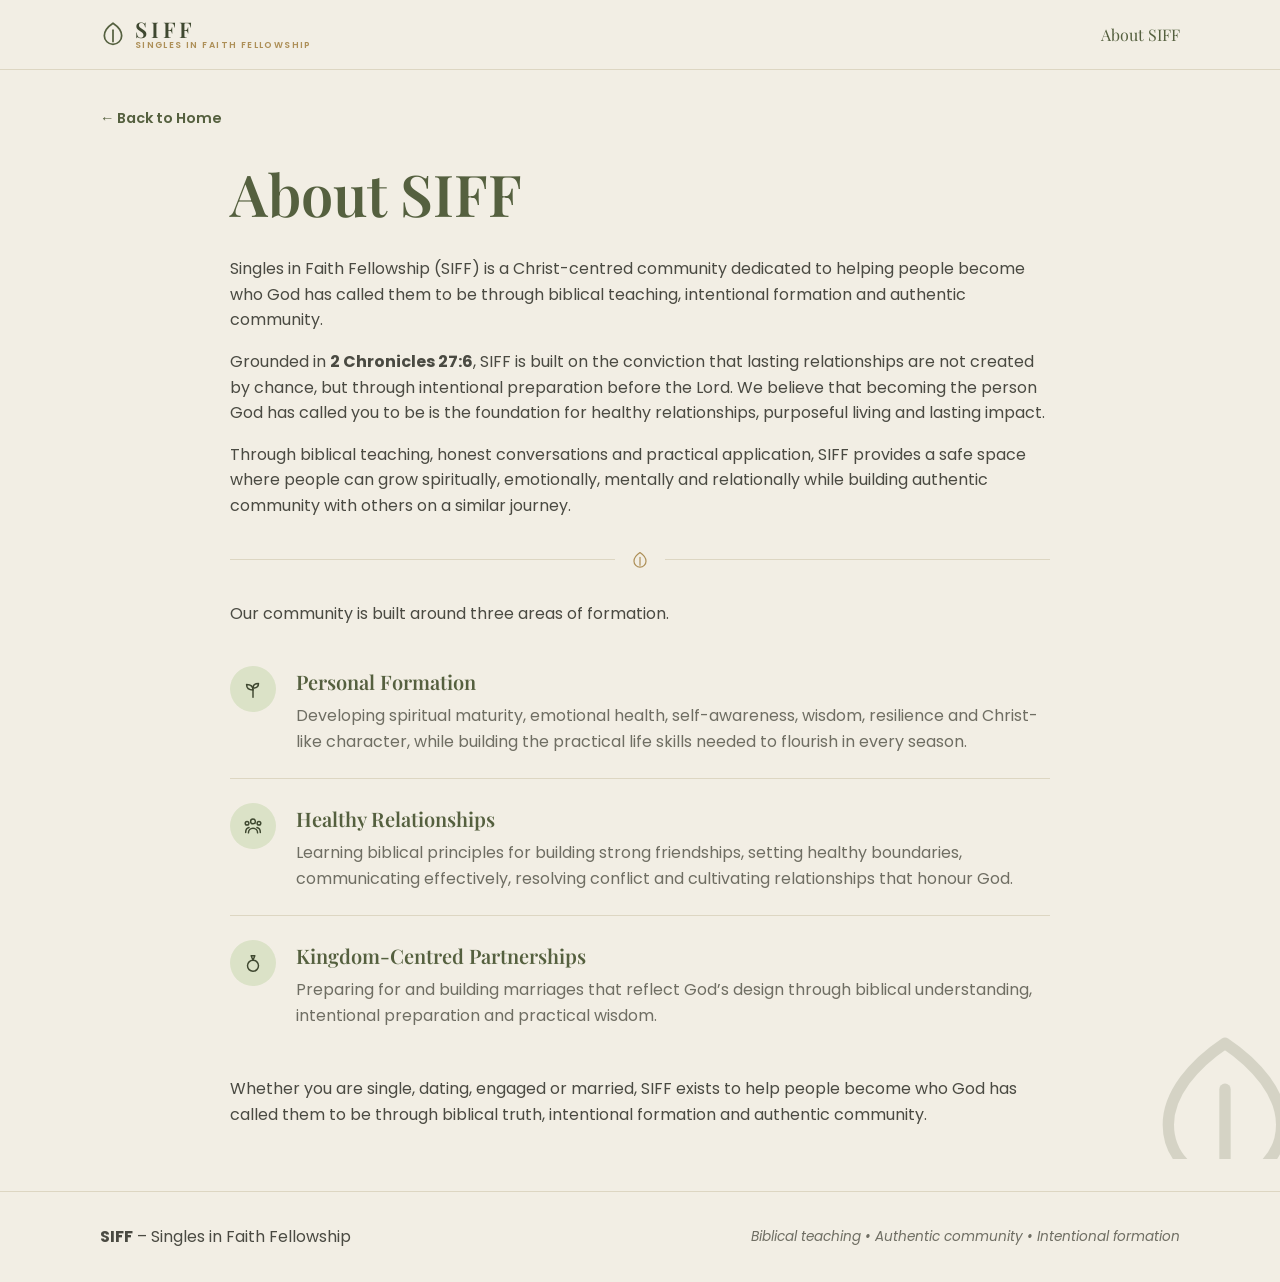
<file: about.html>
<!DOCTYPE html>
<html lang="en">
<head>
<meta charset="UTF-8">
<meta name="viewport" content="width=device-width, initial-scale=1.0">
<title>About SIFF | Singles in Faith Fellowship</title>
<meta name="description" content="Singles in Faith Fellowship (SIFF) is a Christ-centred community dedicated to helping people become who God has called them to be through biblical teaching, intentional formation and authentic community.">
<link rel="icon" href="assets/img/favicon.svg" type="image/svg+xml">
<link rel="preconnect" href="https://fonts.googleapis.com">
<link rel="preconnect" href="https://fonts.gstatic.com" crossorigin>
<link href="https://fonts.googleapis.com/css2?family=Playfair+Display:wght@600;700&family=Poppins:wght@400;500;600&display=swap" rel="stylesheet">
<link rel="stylesheet" href="css/styles.css">
</head>
<body>
<a class="skip-link" href="#main">Skip to main content</a>

<svg class="visually-hidden" aria-hidden="true" focusable="false">
  <defs>
    <symbol id="icon-leaf" viewBox="0 0 24 24" fill="none" stroke="currentColor" stroke-width="1.6" stroke-linecap="round" stroke-linejoin="round">
      <path d="M12 2c-4.5 3-8 7.2-8 11.5A8 8 0 0 0 12 21.5a8 8 0 0 0 8-8C20 9.2 16.5 5 12 2z"/>
      <path d="M12 8.5V19"/>
    </symbol>
    <symbol id="icon-sprout" viewBox="0 0 24 24" fill="none" stroke="currentColor" stroke-width="1.6" stroke-linecap="round" stroke-linejoin="round">
      <path d="M12 21v-8.5"/>
      <path d="M12 13c0-4-3-6-7-6 0 4 3 6 7 6z"/>
      <path d="M12 11c0-3 2.5-5 6-5 0 3-2.5 5-6 5z"/>
    </symbol>
    <symbol id="icon-users3" viewBox="0 0 24 24" fill="none" stroke="currentColor" stroke-width="1.6" stroke-linecap="round" stroke-linejoin="round">
      <circle cx="12" cy="7" r="2.6"/>
      <circle cx="5.5" cy="9" r="2"/>
      <circle cx="18.5" cy="9" r="2"/>
      <path d="M4 19c0-3 1.8-5 3.7-5.4"/>
      <path d="M20 19c0-3-1.8-5-3.7-5.4"/>
      <path d="M7 19.5c0-2.8 2.2-5 5-5s5 2.2 5 5"/>
    </symbol>
    <symbol id="icon-ring" viewBox="0 0 24 24" fill="none" stroke="currentColor" stroke-width="1.6" stroke-linecap="round" stroke-linejoin="round">
      <circle cx="12" cy="15" r="6"/>
      <path d="M12 9L10 4h4l-2 5z"/>
    </symbol>
  </defs>
</svg>

<header class="site-header">
  <div class="container site-header__inner">
    <a class="logo" href="index.html">
      <svg class="logo__icon" aria-hidden="true"><use href="#icon-leaf"></use></svg>
      <span class="logo__text">
        <span class="logo__word">SIFF</span>
        <span class="logo__tagline">Singles in Faith Fellowship</span>
      </span>
    </a>
    <span class="site-header__page-label">About SIFF</span>
  </div>
</header>

<main id="main" class="page-decor">
  <svg class="corner-leaf corner-leaf--br" viewBox="0 0 24 24" aria-hidden="true"><use href="#icon-leaf"></use></svg>

  <div class="container" style="position:relative;z-index:1;padding-top:1.25rem;">
    <a class="back-home" href="index.html">&larr; Back to Home</a>
  </div>

  <section class="container page-section" style="padding-top:1rem;max-width:820px;">
    <h1 class="page-title">About SIFF</h1>

    <p>Singles in Faith Fellowship (SIFF) is a Christ-centred community dedicated to helping people become who God has called them to be through biblical teaching, intentional formation and authentic community.</p>

    <p>Grounded in <strong>2 Chronicles 27:6</strong>, SIFF is built on the conviction that lasting relationships are not created by chance, but through intentional preparation before the Lord. We believe that becoming the person God has called you to be is the foundation for healthy relationships, purposeful living and lasting impact.</p>

    <p>Through biblical teaching, honest conversations and practical application, SIFF provides a safe space where people can grow spiritually, emotionally, mentally and relationally while building authentic community with others on a similar journey.</p>

    <div class="section-divider">
      <svg aria-hidden="true"><use href="#icon-leaf"></use></svg>
    </div>

    <p>Our community is built around three areas of formation.</p>

    <div class="icon-row-list">
      <div class="icon-row">
        <span class="icon-circle icon-circle--soft icon-row__icon"><svg class="icon"><use href="#icon-sprout"></use></svg></span>
        <div>
          <h2 class="icon-row__title">Personal Formation</h2>
          <p class="icon-row__text">Developing spiritual maturity, emotional health, self-awareness, wisdom, resilience and Christ-like character, while building the practical life skills needed to flourish in every season.</p>
        </div>
      </div>
      <div class="icon-row">
        <span class="icon-circle icon-circle--soft icon-row__icon"><svg class="icon"><use href="#icon-users3"></use></svg></span>
        <div>
          <h2 class="icon-row__title">Healthy Relationships</h2>
          <p class="icon-row__text">Learning biblical principles for building strong friendships, setting healthy boundaries, communicating effectively, resolving conflict and cultivating relationships that honour God.</p>
        </div>
      </div>
      <div class="icon-row">
        <span class="icon-circle icon-circle--soft icon-row__icon"><svg class="icon"><use href="#icon-ring"></use></svg></span>
        <div>
          <h2 class="icon-row__title">Kingdom-Centred Partnerships</h2>
          <p class="icon-row__text">Preparing for and building marriages that reflect God&rsquo;s design through biblical understanding, intentional preparation and practical wisdom.</p>
        </div>
      </div>
    </div>

    <p style="margin-top:1.5rem;">Whether you are single, dating, engaged or married, SIFF exists to help people become who God has called them to be through biblical truth, intentional formation and authentic community.</p>
  </section>
</main>

<footer class="site-footer site-footer--tagline">
  <div class="container site-footer__inner">
    <p style="margin:0;"><strong>SIFF</strong> &ndash; Singles in Faith Fellowship</p>
    <p class="site-footer--tagline__tag" style="margin:0;">Biblical teaching &bull; Authentic community &bull; Intentional formation</p>
  </div>
</footer>

<script src="js/main.js"></script>
</body>
</html>
</file>
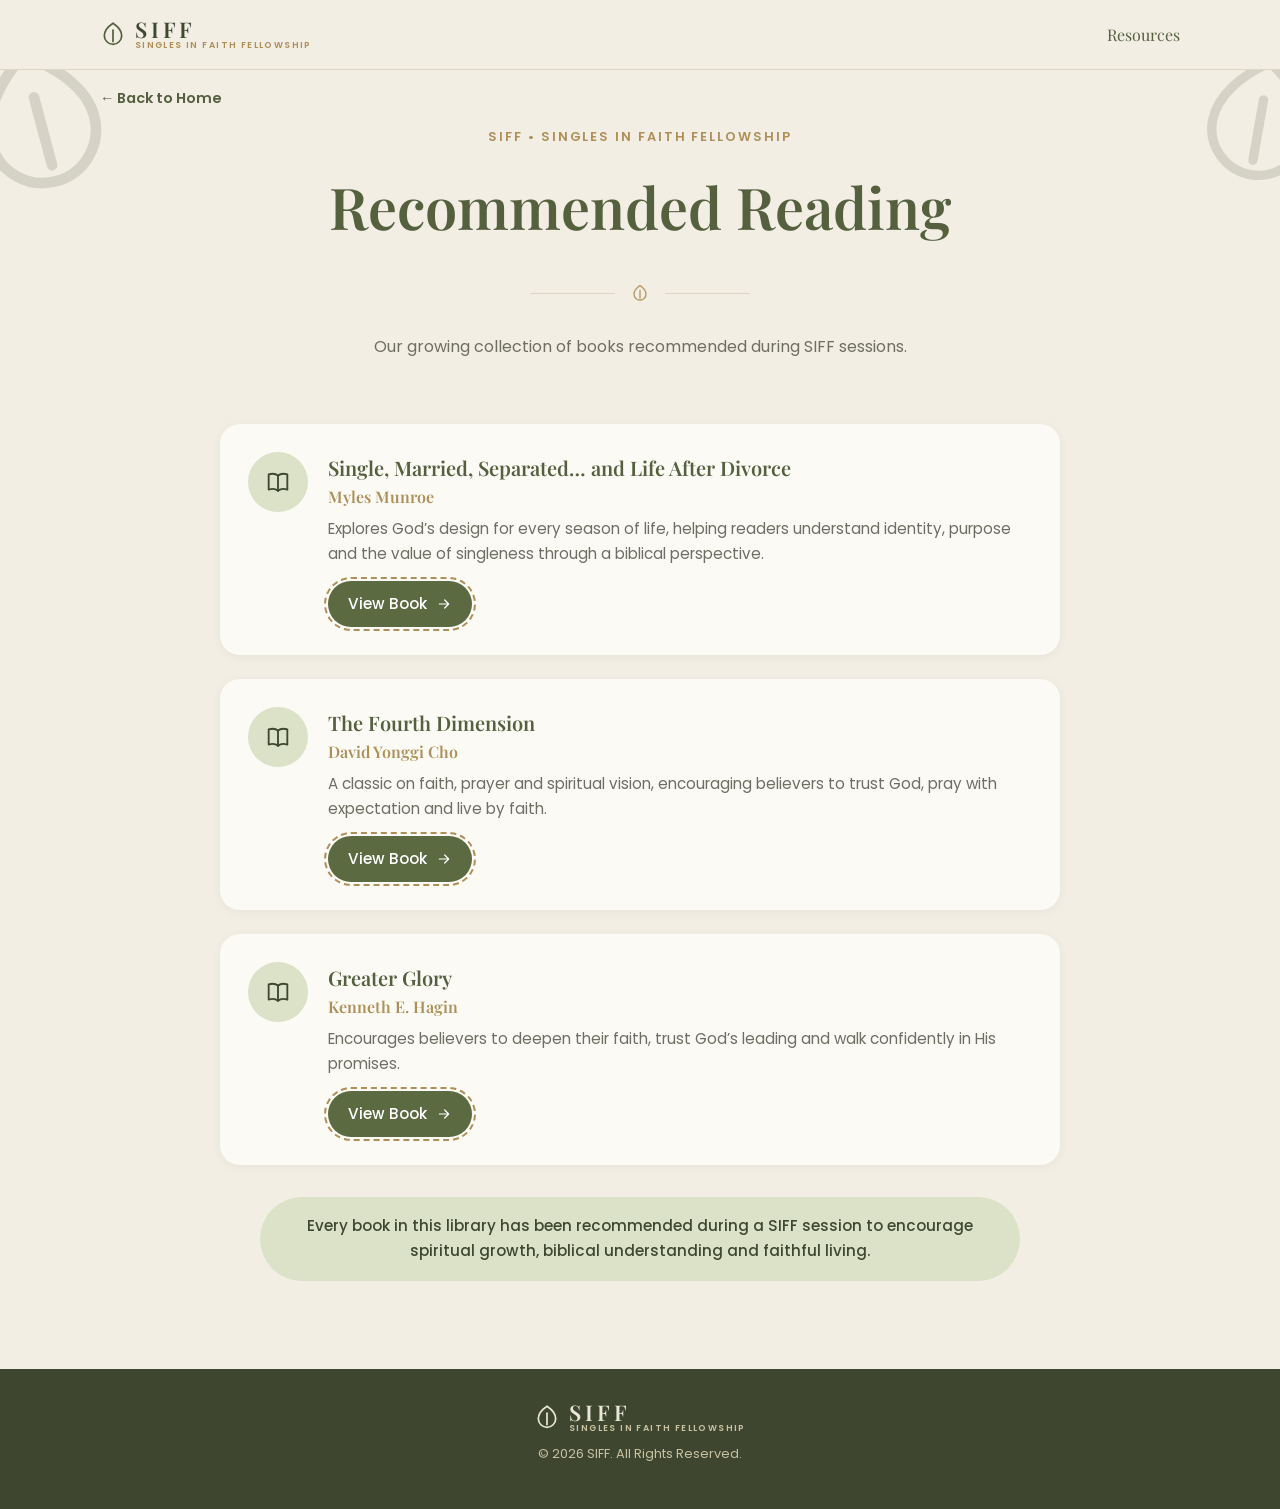
<file: recommended-reading.html>
<!DOCTYPE html>
<html lang="en">
<head>
<meta charset="UTF-8">
<meta name="viewport" content="width=device-width, initial-scale=1.0">
<title>Recommended Reading | SIFF — Singles in Faith Fellowship</title>
<meta name="description" content="Our growing collection of books recommended during SIFF sessions, including Myles Munroe, David Yonggi Cho and Kenneth E. Hagin.">
<link rel="icon" href="assets/img/favicon.svg" type="image/svg+xml">
<link rel="preconnect" href="https://fonts.googleapis.com">
<link rel="preconnect" href="https://fonts.gstatic.com" crossorigin>
<link href="https://fonts.googleapis.com/css2?family=Playfair+Display:wght@600;700&family=Poppins:wght@400;500;600&display=swap" rel="stylesheet">
<link rel="stylesheet" href="css/styles.css">
</head>
<body>
<a class="skip-link" href="#main">Skip to main content</a>

<svg class="visually-hidden" aria-hidden="true" focusable="false">
  <defs>
    <symbol id="icon-leaf" viewBox="0 0 24 24" fill="none" stroke="currentColor" stroke-width="1.6" stroke-linecap="round" stroke-linejoin="round">
      <path d="M12 2c-4.5 3-8 7.2-8 11.5A8 8 0 0 0 12 21.5a8 8 0 0 0 8-8C20 9.2 16.5 5 12 2z"/>
      <path d="M12 8.5V19"/>
    </symbol>
    <symbol id="icon-book" viewBox="0 0 24 24" fill="none" stroke="currentColor" stroke-width="1.6" stroke-linecap="round" stroke-linejoin="round">
      <path d="M12 6.5c-2-1.7-5-2-8-1v13c3-1 6-.7 8 1 2-1.7 5-2 8-1v-13c-3-1-6-.7-8 1z"/>
      <path d="M12 6.5V19.5"/>
    </symbol>
    <symbol id="icon-arrow" viewBox="0 0 24 24" fill="none" stroke="currentColor" stroke-width="1.8" stroke-linecap="round" stroke-linejoin="round">
      <path d="M5 12h14M13 6l6 6-6 6"/>
    </symbol>
  </defs>
</svg>

<header class="site-header">
  <div class="container site-header__inner">
    <a class="logo" href="index.html">
      <svg class="logo__icon" aria-hidden="true"><use href="#icon-leaf"></use></svg>
      <span class="logo__text">
        <span class="logo__word">SIFF</span>
        <span class="logo__tagline">Singles in Faith Fellowship</span>
      </span>
    </a>
    <span class="site-header__page-label">Resources</span>
  </div>
</header>

<main id="main" class="page-decor">
  <svg class="corner-leaf corner-leaf--tl" viewBox="0 0 24 24" aria-hidden="true"><use href="#icon-leaf"></use></svg>
  <svg class="corner-leaf corner-leaf--tr" viewBox="0 0 24 24" aria-hidden="true"><use href="#icon-leaf"></use></svg>

  <div class="container" style="position:relative;z-index:1;">
    <a class="back-home" href="index.html">&larr; Back to Home</a>
  </div>

  <section class="container page-section text-center" style="padding-top:1rem;">
    <p style="text-transform:uppercase;letter-spacing:0.15em;color:var(--color-accent-gold);font-weight:600;font-size:0.8rem;">SIFF &bull; Singles in Faith Fellowship</p>
    <h1 class="page-title">Recommended Reading</h1>
    <div class="section-divider" style="max-width:220px;margin-left:auto;margin-right:auto;">
      <svg aria-hidden="true"><use href="#icon-leaf"></use></svg>
    </div>
    <p class="section-intro">Our growing collection of books recommended during SIFF sessions.</p>
  </section>

  <section class="container page-section" aria-label="Recommended books" style="max-width:840px;margin:0 auto;">
    <div class="card-grid card-grid--1" style="grid-template-columns:1fr;">

      <article class="card card--plain">
        <div class="card__body" style="flex-direction:row;align-items:flex-start;gap:1.25rem;">
          <span class="icon-circle icon-circle--soft" style="width:60px;height:60px;flex-shrink:0;"><svg class="icon" style="width:28px;height:28px;"><use href="#icon-book"></use></svg></span>
          <div style="flex:1;">
            <h2 class="card__title">Single, Married, Separated&hellip; and Life After Divorce</h2>
            <p style="color:var(--color-accent-gold);font-family:var(--font-heading);font-weight:600;margin:0 0 0.5rem;">Myles Munroe</p>
            <p class="card__text">Explores God&rsquo;s design for every season of life, helping readers understand identity, purpose and the value of singleness through a biblical perspective.</p>
            <a class="btn" href="#" data-link-key="books.singleMarriedSeparated.url" target="_blank" rel="noopener">View Book <svg aria-hidden="true"><use href="#icon-arrow"></use></svg></a>
          </div>
        </div>
      </article>

      <article class="card card--plain">
        <div class="card__body" style="flex-direction:row;align-items:flex-start;gap:1.25rem;">
          <span class="icon-circle icon-circle--soft" style="width:60px;height:60px;flex-shrink:0;"><svg class="icon" style="width:28px;height:28px;"><use href="#icon-book"></use></svg></span>
          <div style="flex:1;">
            <h2 class="card__title">The Fourth Dimension</h2>
            <p style="color:var(--color-accent-gold);font-family:var(--font-heading);font-weight:600;margin:0 0 0.5rem;">David Yonggi Cho</p>
            <p class="card__text">A classic on faith, prayer and spiritual vision, encouraging believers to trust God, pray with expectation and live by faith.</p>
            <a class="btn" href="#" data-link-key="books.fourthDimension.url" target="_blank" rel="noopener">View Book <svg aria-hidden="true"><use href="#icon-arrow"></use></svg></a>
          </div>
        </div>
      </article>

      <article class="card card--plain">
        <div class="card__body" style="flex-direction:row;align-items:flex-start;gap:1.25rem;">
          <span class="icon-circle icon-circle--soft" style="width:60px;height:60px;flex-shrink:0;"><svg class="icon" style="width:28px;height:28px;"><use href="#icon-book"></use></svg></span>
          <div style="flex:1;">
            <h2 class="card__title">Greater Glory</h2>
            <p style="color:var(--color-accent-gold);font-family:var(--font-heading);font-weight:600;margin:0 0 0.5rem;">Kenneth E. Hagin</p>
            <p class="card__text">Encourages believers to deepen their faith, trust God&rsquo;s leading and walk confidently in His promises.</p>
            <a class="btn" href="#" data-link-key="books.greaterGlory.url" target="_blank" rel="noopener">View Book <svg aria-hidden="true"><use href="#icon-arrow"></use></svg></a>
          </div>
        </div>
      </article>

    </div>

    <p class="callout">Every book in this library has been recommended during a SIFF session to encourage spiritual growth, biblical understanding and faithful living.</p>
  </section>
</main>

<footer class="site-footer site-footer--simple">
  <div class="container site-footer__inner">
    <a class="logo" href="index.html">
      <svg class="logo__icon" aria-hidden="true"><use href="#icon-leaf"></use></svg>
      <span class="logo__text">
        <span class="logo__word">SIFF</span>
        <span class="logo__tagline">Singles in Faith Fellowship</span>
      </span>
    </a>
    <p class="site-footer__copy">&copy; <span id="copyYear">2026</span> SIFF. All Rights Reserved.</p>
  </div>
</footer>

<script src="js/main.js"></script>
</body>
</html>
</file>
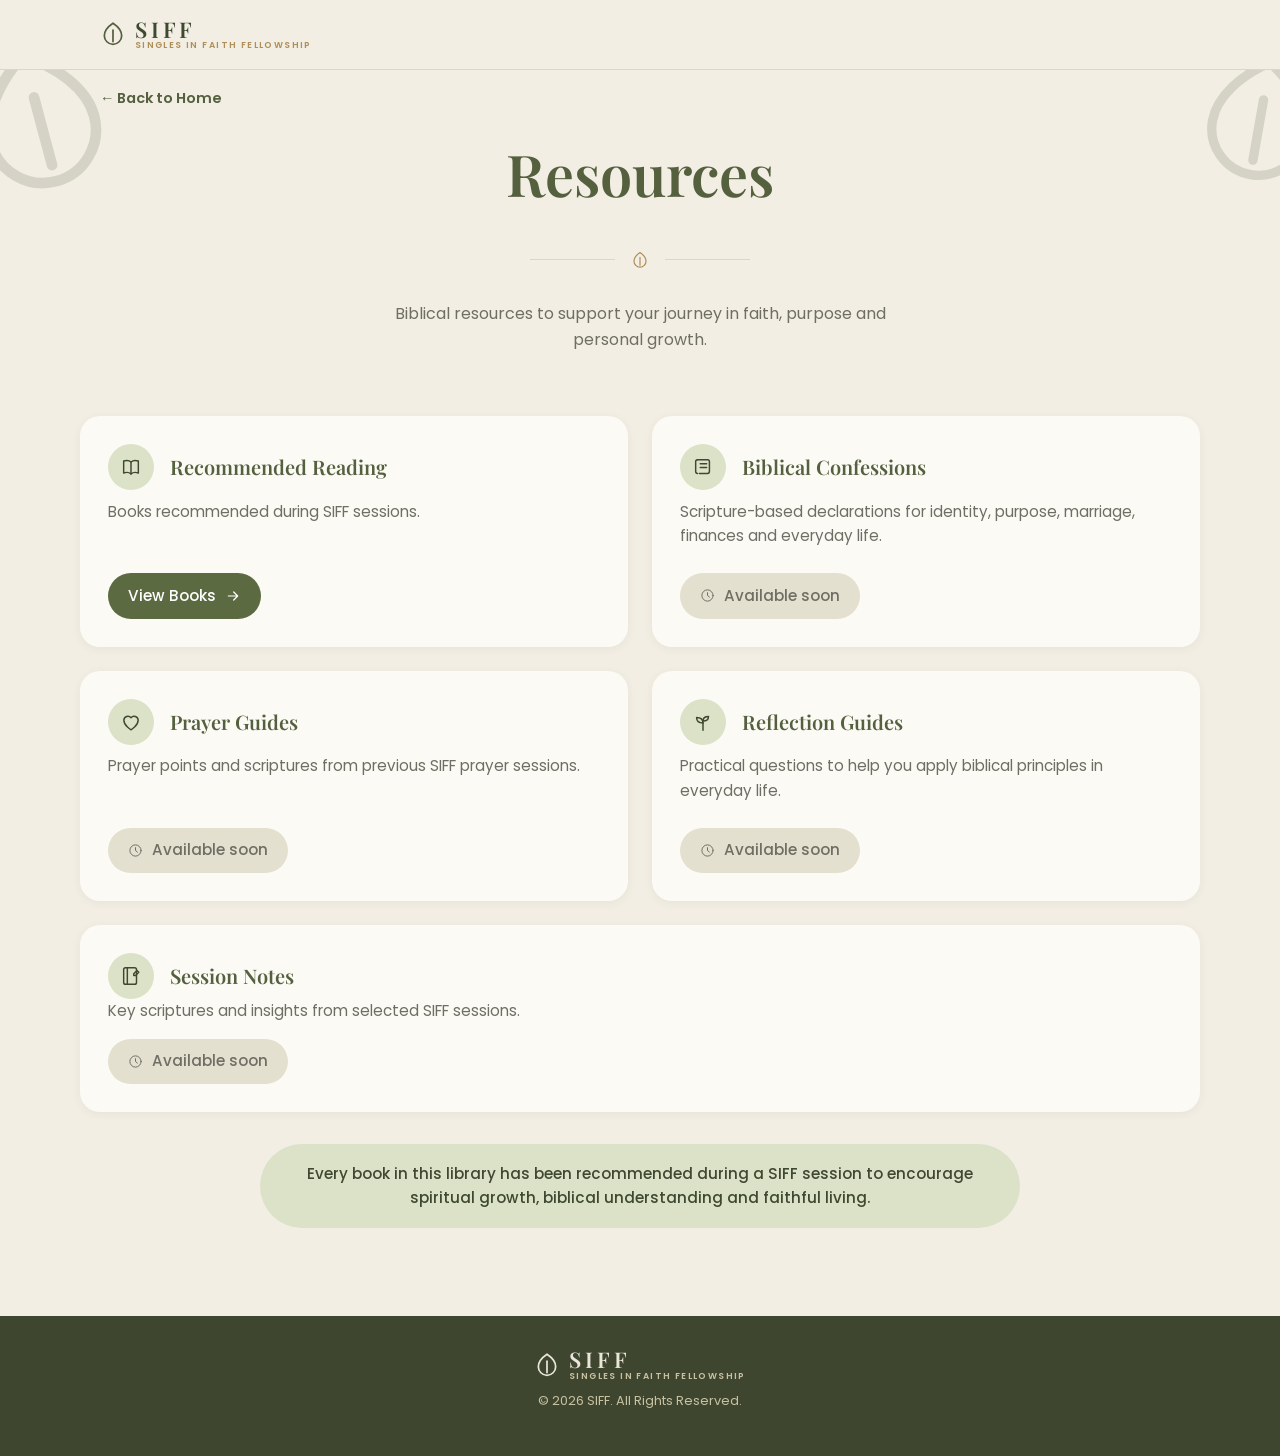
<file: resources.html>
<!DOCTYPE html>
<html lang="en">
<head>
<meta charset="UTF-8">
<meta name="viewport" content="width=device-width, initial-scale=1.0">
<title>Resources | SIFF — Singles in Faith Fellowship</title>
<meta name="description" content="Biblical resources to support your journey in faith, purpose and personal growth: Recommended Reading, Biblical Confessions, Prayer Guides, Reflection Guides and Session Notes.">
<link rel="icon" href="assets/img/favicon.svg" type="image/svg+xml">
<link rel="preconnect" href="https://fonts.googleapis.com">
<link rel="preconnect" href="https://fonts.gstatic.com" crossorigin>
<link href="https://fonts.googleapis.com/css2?family=Playfair+Display:wght@600;700&family=Poppins:wght@400;500;600&display=swap" rel="stylesheet">
<link rel="stylesheet" href="css/styles.css">
</head>
<body>
<a class="skip-link" href="#main">Skip to main content</a>

<svg class="visually-hidden" aria-hidden="true" focusable="false">
  <defs>
    <symbol id="icon-leaf" viewBox="0 0 24 24" fill="none" stroke="currentColor" stroke-width="1.6" stroke-linecap="round" stroke-linejoin="round">
      <path d="M12 2c-4.5 3-8 7.2-8 11.5A8 8 0 0 0 12 21.5a8 8 0 0 0 8-8C20 9.2 16.5 5 12 2z"/>
      <path d="M12 8.5V19"/>
    </symbol>
    <symbol id="icon-book" viewBox="0 0 24 24" fill="none" stroke="currentColor" stroke-width="1.6" stroke-linecap="round" stroke-linejoin="round">
      <path d="M12 6.5c-2-1.7-5-2-8-1v13c3-1 6-.7 8 1 2-1.7 5-2 8-1v-13c-3-1-6-.7-8 1z"/>
      <path d="M12 6.5V19.5"/>
    </symbol>
    <symbol id="icon-scroll" viewBox="0 0 24 24" fill="none" stroke="currentColor" stroke-width="1.6" stroke-linecap="round" stroke-linejoin="round">
      <path d="M6 4h11a2 2 0 0 1 2 2v11a2 2 0 0 1-2 2H8"/>
      <path d="M6 4a2 2 0 0 0-2 2v11a2 2 0 0 0 2 2"/>
      <path d="M9 8.5h7M9 12.5h7"/>
    </symbol>
    <symbol id="icon-heart" viewBox="0 0 24 24" fill="none" stroke="currentColor" stroke-width="1.6" stroke-linecap="round" stroke-linejoin="round">
      <path d="M12 20.5s-7.8-4.5-7.8-10.4A4.4 4.4 0 0 1 12 7.3a4.4 4.4 0 0 1 7.8 2.8c0 5.9-7.8 10.4-7.8 10.4z"/>
    </symbol>
    <symbol id="icon-sprout" viewBox="0 0 24 24" fill="none" stroke="currentColor" stroke-width="1.6" stroke-linecap="round" stroke-linejoin="round">
      <path d="M12 21v-8.5"/>
      <path d="M12 13c0-4-3-6-7-6 0 4 3 6 7 6z"/>
      <path d="M12 11c0-3 2.5-5 6-5 0 3-2.5 5-6 5z"/>
    </symbol>
    <symbol id="icon-notebook" viewBox="0 0 24 24" fill="none" stroke="currentColor" stroke-width="1.6" stroke-linecap="round" stroke-linejoin="round">
      <rect x="4" y="3" width="14" height="18" rx="2"/>
      <path d="M8 3v18"/>
      <path d="M15 9.5l3.5-3.5 2 2-3.5 3.5h-2z"/>
    </symbol>
    <symbol id="icon-clock" viewBox="0 0 24 24" fill="none" stroke="currentColor" stroke-width="1.6" stroke-linecap="round" stroke-linejoin="round">
      <circle cx="12" cy="12" r="9"/>
      <path d="M12 7.5V12l3 2.5"/>
    </symbol>
    <symbol id="icon-arrow" viewBox="0 0 24 24" fill="none" stroke="currentColor" stroke-width="1.8" stroke-linecap="round" stroke-linejoin="round">
      <path d="M5 12h14M13 6l6 6-6 6"/>
    </symbol>
  </defs>
</svg>

<header class="site-header">
  <div class="container site-header__inner">
    <a class="logo" href="index.html">
      <svg class="logo__icon" aria-hidden="true"><use href="#icon-leaf"></use></svg>
      <span class="logo__text">
        <span class="logo__word">SIFF</span>
        <span class="logo__tagline">Singles in Faith Fellowship</span>
      </span>
    </a>
  </div>
</header>

<main id="main" class="page-decor">
  <svg class="corner-leaf corner-leaf--tl" viewBox="0 0 24 24" aria-hidden="true"><use href="#icon-leaf"></use></svg>
  <svg class="corner-leaf corner-leaf--tr" viewBox="0 0 24 24" aria-hidden="true"><use href="#icon-leaf"></use></svg>

  <div class="container" style="position:relative;z-index:1;">
    <a class="back-home" href="index.html">&larr; Back to Home</a>
  </div>

  <section class="container page-section text-center" style="padding-top:1rem;">
    <h1 class="page-title">Resources</h1>
    <div class="section-divider" style="max-width:220px;margin-left:auto;margin-right:auto;">
      <svg aria-hidden="true"><use href="#icon-leaf"></use></svg>
    </div>
    <p class="section-intro">Biblical resources to support your journey in faith, purpose and personal growth.</p>
  </section>

  <section class="container page-section" aria-label="Resource categories">
    <div class="card-grid card-grid--2">

      <article class="card card--plain">
        <div class="card__body">
          <div style="display:flex;align-items:center;gap:1rem;">
            <span class="icon-circle icon-circle--soft"><svg class="icon"><use href="#icon-book"></use></svg></span>
            <h2 class="card__title mt-0">Recommended Reading</h2>
          </div>
          <p class="card__text">Books recommended during SIFF sessions.</p>
          <a class="btn" href="recommended-reading.html">View Books <svg aria-hidden="true"><use href="#icon-arrow"></use></svg></a>
        </div>
      </article>

      <article class="card card--plain">
        <div class="card__body">
          <div style="display:flex;align-items:center;gap:1rem;">
            <span class="icon-circle icon-circle--soft"><svg class="icon"><use href="#icon-scroll"></use></svg></span>
            <h2 class="card__title mt-0">Biblical Confessions</h2>
          </div>
          <p class="card__text">Scripture-based declarations for identity, purpose, marriage, finances and everyday life.</p>
          <span class="btn btn--badge"><svg aria-hidden="true"><use href="#icon-clock"></use></svg> Available soon</span>
        </div>
      </article>

      <article class="card card--plain">
        <div class="card__body">
          <div style="display:flex;align-items:center;gap:1rem;">
            <span class="icon-circle icon-circle--soft"><svg class="icon"><use href="#icon-heart"></use></svg></span>
            <h2 class="card__title mt-0">Prayer Guides</h2>
          </div>
          <p class="card__text">Prayer points and scriptures from previous SIFF prayer sessions.</p>
          <span class="btn btn--badge"><svg aria-hidden="true"><use href="#icon-clock"></use></svg> Available soon</span>
        </div>
      </article>

      <article class="card card--plain">
        <div class="card__body">
          <div style="display:flex;align-items:center;gap:1rem;">
            <span class="icon-circle icon-circle--soft"><svg class="icon"><use href="#icon-sprout"></use></svg></span>
            <h2 class="card__title mt-0">Reflection Guides</h2>
          </div>
          <p class="card__text">Practical questions to help you apply biblical principles in everyday life.</p>
          <span class="btn btn--badge"><svg aria-hidden="true"><use href="#icon-clock"></use></svg> Available soon</span>
        </div>
      </article>

      <article class="card card--plain" style="grid-column: 1 / -1;">
        <div class="card__body" style="display:grid;grid-template-columns:1fr;gap:1.25rem;">
          <div>
            <div style="display:flex;align-items:center;gap:1rem;">
              <span class="icon-circle icon-circle--soft"><svg class="icon"><use href="#icon-notebook"></use></svg></span>
              <h2 class="card__title mt-0">Session Notes</h2>
            </div>
            <p class="card__text">Key scriptures and insights from selected SIFF sessions.</p>
            <span class="btn btn--badge"><svg aria-hidden="true"><use href="#icon-clock"></use></svg> Available soon</span>
          </div>
        </div>
      </article>

    </div>

    <p class="callout">Every book in this library has been recommended during a SIFF session to encourage spiritual growth, biblical understanding and faithful living.</p>
  </section>
</main>

<footer class="site-footer site-footer--simple">
  <div class="container site-footer__inner">
    <a class="logo" href="index.html">
      <svg class="logo__icon" aria-hidden="true"><use href="#icon-leaf"></use></svg>
      <span class="logo__text">
        <span class="logo__word">SIFF</span>
        <span class="logo__tagline">Singles in Faith Fellowship</span>
      </span>
    </a>
    <p class="site-footer__copy">&copy; <span id="copyYear">2026</span> SIFF. All Rights Reserved.</p>
  </div>
</footer>

<script src="js/main.js"></script>
</body>
</html>
</file>
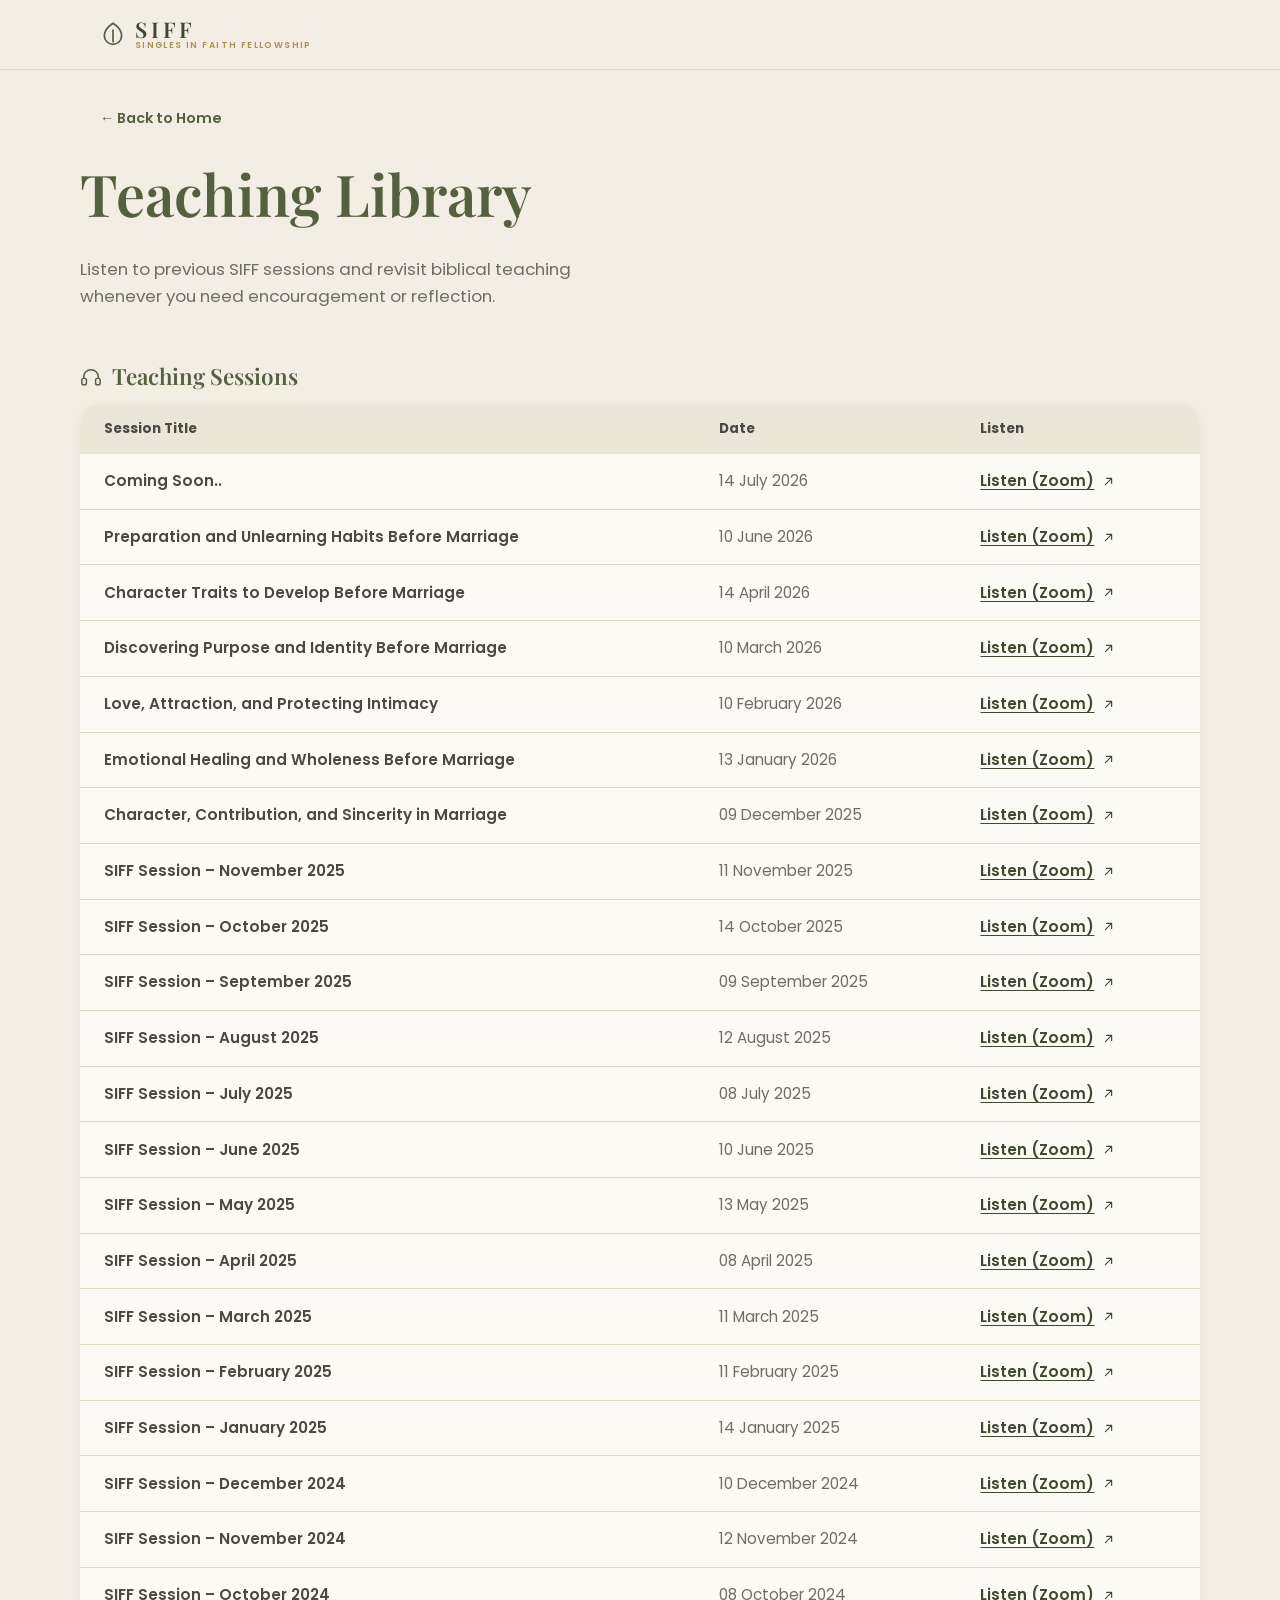
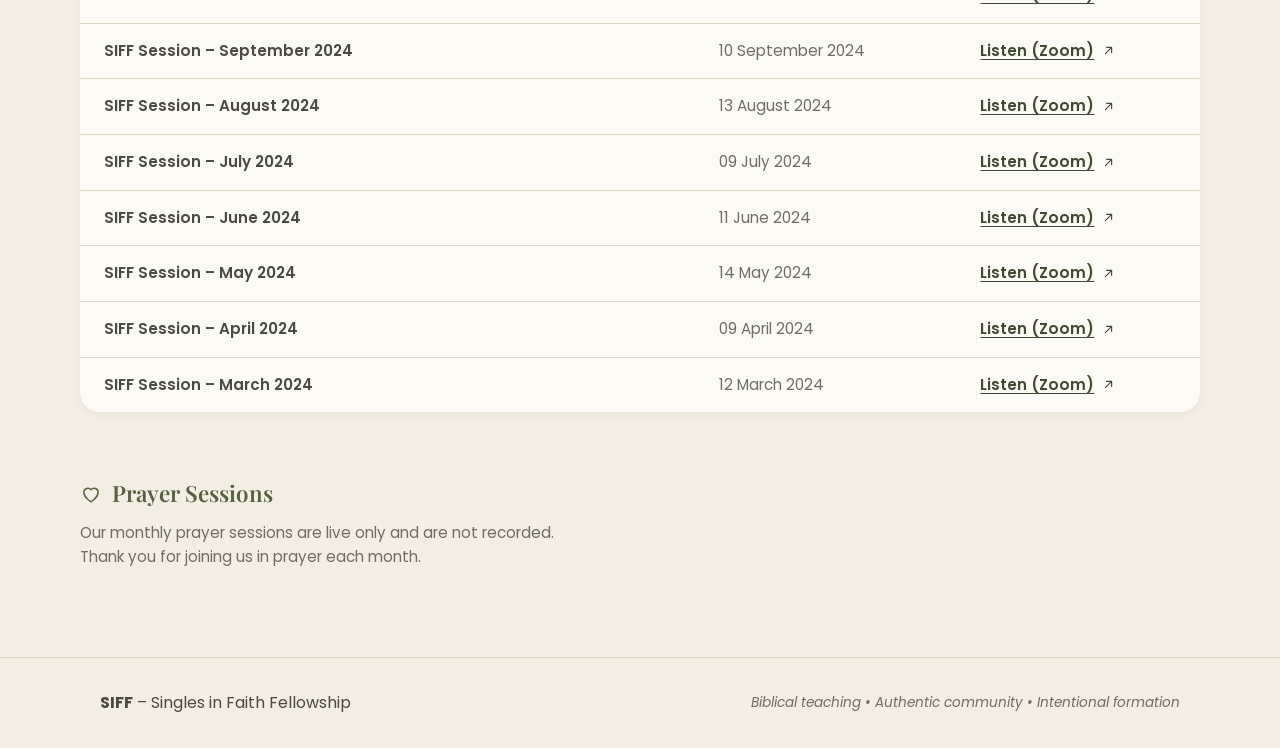
<file: teaching-library.html>
<!DOCTYPE html>
<html lang="en">
<head>
<meta charset="UTF-8">
<meta name="viewport" content="width=device-width, initial-scale=1.0">
<title>Teaching Library | SIFF — Singles in Faith Fellowship</title>
<meta name="description" content="Listen to previous SIFF sessions and revisit biblical teaching whenever you need encouragement or reflection.">
<link rel="icon" href="assets/img/favicon.svg" type="image/svg+xml">
<link rel="preconnect" href="https://fonts.googleapis.com">
<link rel="preconnect" href="https://fonts.gstatic.com" crossorigin>
<link href="https://fonts.googleapis.com/css2?family=Playfair+Display:wght@600;700&family=Poppins:wght@400;500;600&display=swap" rel="stylesheet">
<link rel="stylesheet" href="css/styles.css">
</head>
<body>
<a class="skip-link" href="#main">Skip to main content</a>

<svg class="visually-hidden" aria-hidden="true" focusable="false">
  <defs>
    <symbol id="icon-leaf" viewBox="0 0 24 24" fill="none" stroke="currentColor" stroke-width="1.6" stroke-linecap="round" stroke-linejoin="round">
      <path d="M12 2c-4.5 3-8 7.2-8 11.5A8 8 0 0 0 12 21.5a8 8 0 0 0 8-8C20 9.2 16.5 5 12 2z"/>
      <path d="M12 8.5V19"/>
    </symbol>
    <symbol id="icon-headphones" viewBox="0 0 24 24" fill="none" stroke="currentColor" stroke-width="1.6" stroke-linecap="round" stroke-linejoin="round">
      <path d="M4 13.5v-1.5a8 8 0 0 1 16 0v1.5"/>
      <rect x="2" y="13.5" width="5" height="7" rx="2"/>
      <rect x="17" y="13.5" width="5" height="7" rx="2"/>
    </symbol>
    <symbol id="icon-heart" viewBox="0 0 24 24" fill="none" stroke="currentColor" stroke-width="1.6" stroke-linecap="round" stroke-linejoin="round">
      <path d="M12 20.5s-7.8-4.5-7.8-10.4A4.4 4.4 0 0 1 12 7.3a4.4 4.4 0 0 1 7.8 2.8c0 5.9-7.8 10.4-7.8 10.4z"/>
    </symbol>
    <symbol id="icon-arrow-ext" viewBox="0 0 24 24" fill="none" stroke="currentColor" stroke-width="1.8" stroke-linecap="round" stroke-linejoin="round">
      <path d="M7 17L17 7M9 7h8v8"/>
    </symbol>
  </defs>
</svg>

<header class="site-header">
  <div class="container site-header__inner">
    <a class="logo" href="index.html">
      <svg class="logo__icon" aria-hidden="true"><use href="#icon-leaf"></use></svg>
      <span class="logo__text">
        <span class="logo__word">SIFF</span>
        <span class="logo__tagline">Singles in Faith Fellowship</span>
      </span>
    </a>
  </div>
</header>

<main id="main">
  <div class="container" style="padding-top:1.25rem;">
    <a class="back-home" href="index.html">&larr; Back to Home</a>
  </div>

  <section class="container page-section" style="padding-top:1rem;">
    <h1 class="page-title">Teaching Library</h1>
    <p class="page-subtitle">Listen to previous SIFF sessions and revisit biblical teaching whenever you need encouragement or reflection.</p>
  </section>

  <section class="container page-section" aria-labelledby="sessions-heading">
    <h2 id="sessions-heading" style="display:flex;align-items:center;gap:0.6rem;font-size:1.4rem;">
      <svg style="width:22px;height:22px;color:var(--color-heading);" aria-hidden="true"><use href="#icon-headphones"></use></svg>
      Teaching Sessions
    </h2>

    <div class="table-wrap">
      <table class="sessions">
        <caption class="visually-hidden">List of SIFF teaching sessions with dates and links to listen on Zoom</caption>
        <thead>
          <tr>
            <th scope="col">Session Title</th>
            <th scope="col">Date</th>
            <th scope="col">Listen</th>
          </tr>
        </thead>
        <tbody>
          <tr><td class="session-title">Coming Soon..</td><td class="session-date">14 July 2026</td><td><a class="listen-link" href="https://drive.google.com/file/d/1DoClDO3NST8gvP2Ms0noLerhM8G43dPL/view?usp=sharing" data-link-key="recordingsFolder.url" target="_blank" rel="noopener">Listen (Zoom) <svg aria-hidden="true"><use href="#icon-arrow-ext"></use></svg></a></td></tr>
          <tr><td class="session-title">Preparation and Unlearning Habits Before Marriage</td><td class="session-date">10 June 2026</td><td><a class="listen-link" href="https://drive.google.com/file/d/1DoClDO3NST8gvP2Ms0noLerhM8G43dPL/view?usp=sharing" data-link-key="recordingsFolder.url" target="_blank" rel="noopener">Listen (Zoom) <svg aria-hidden="true"><use href="#icon-arrow-ext"></use></svg></a></td></tr>
          <tr><td class="session-title">Character Traits to Develop Before Marriage</td><td class="session-date">14 April 2026</td><td><a class="listen-link" href="https://drive.google.com/file/d/1DoClDO3NST8gvP2Ms0noLerhM8G43dPL/view?usp=sharing" data-link-key="recordingsFolder.url" target="_blank" rel="noopener">Listen (Zoom) <svg aria-hidden="true"><use href="#icon-arrow-ext"></use></svg></a></td></tr>
          <tr><td class="session-title">Discovering Purpose and Identity Before Marriage</td><td class="session-date">10 March 2026</td><td><a class="listen-link" href="https://drive.google.com/file/d/1DoClDO3NST8gvP2Ms0noLerhM8G43dPL/view?usp=sharing" data-link-key="recordingsFolder.url" target="_blank" rel="noopener">Listen (Zoom) <svg aria-hidden="true"><use href="#icon-arrow-ext"></use></svg></a></td></tr>
          <tr><td class="session-title">Love, Attraction, and Protecting Intimacy</td><td class="session-date">10 February 2026</td><td><a class="listen-link" href="https://drive.google.com/file/d/1DoClDO3NST8gvP2Ms0noLerhM8G43dPL/view?usp=sharing" data-link-key="recordingsFolder.url" target="_blank" rel="noopener">Listen (Zoom) <svg aria-hidden="true"><use href="#icon-arrow-ext"></use></svg></a></td></tr>
          <tr><td class="session-title">Emotional Healing and Wholeness Before Marriage</td><td class="session-date">13 January 2026</td><td><a class="listen-link" href="https://drive.google.com/file/d/1DoClDO3NST8gvP2Ms0noLerhM8G43dPL/view?usp=sharing" data-link-key="recordingsFolder.url" target="_blank" rel="noopener">Listen (Zoom) <svg aria-hidden="true"><use href="#icon-arrow-ext"></use></svg></a></td></tr>
          <tr><td class="session-title">Character, Contribution, and Sincerity in Marriage</td><td class="session-date">09 December 2025</td><td><a class="listen-link" href="https://drive.google.com/file/d/1DoClDO3NST8gvP2Ms0noLerhM8G43dPL/view?usp=sharing" data-link-key="recordingsFolder.url" target="_blank" rel="noopener">Listen (Zoom) <svg aria-hidden="true"><use href="#icon-arrow-ext"></use></svg></a></td></tr>
          <tr><td class="session-title">SIFF Session – November 2025</td><td class="session-date">11 November 2025</td><td><a class="listen-link" href="https://drive.google.com/file/d/1DoClDO3NST8gvP2Ms0noLerhM8G43dPL/view?usp=sharing" data-link-key="recordingsFolder.url" target="_blank" rel="noopener">Listen (Zoom) <svg aria-hidden="true"><use href="#icon-arrow-ext"></use></svg></a></td></tr>
          <tr><td class="session-title">SIFF Session – October 2025</td><td class="session-date">14 October 2025</td><td><a class="listen-link" href="https://drive.google.com/file/d/1DoClDO3NST8gvP2Ms0noLerhM8G43dPL/view?usp=sharing" data-link-key="recordingsFolder.url" target="_blank" rel="noopener">Listen (Zoom) <svg aria-hidden="true"><use href="#icon-arrow-ext"></use></svg></a></td></tr>
          <tr><td class="session-title">SIFF Session – September 2025</td><td class="session-date">09 September 2025</td><td><a class="listen-link" href="https://drive.google.com/file/d/1DoClDO3NST8gvP2Ms0noLerhM8G43dPL/view?usp=sharing" data-link-key="recordingsFolder.url" target="_blank" rel="noopener">Listen (Zoom) <svg aria-hidden="true"><use href="#icon-arrow-ext"></use></svg></a></td></tr>
          <tr><td class="session-title">SIFF Session – August 2025</td><td class="session-date">12 August 2025</td><td><a class="listen-link" href="https://drive.google.com/file/d/1DoClDO3NST8gvP2Ms0noLerhM8G43dPL/view?usp=sharing" data-link-key="recordingsFolder.url" target="_blank" rel="noopener">Listen (Zoom) <svg aria-hidden="true"><use href="#icon-arrow-ext"></use></svg></a></td></tr>
          <tr><td class="session-title">SIFF Session – July 2025</td><td class="session-date">08 July 2025</td><td><a class="listen-link" href="https://drive.google.com/file/d/1DoClDO3NST8gvP2Ms0noLerhM8G43dPL/view?usp=sharing" data-link-key="recordingsFolder.url" target="_blank" rel="noopener">Listen (Zoom) <svg aria-hidden="true"><use href="#icon-arrow-ext"></use></svg></a></td></tr>
          <tr><td class="session-title">SIFF Session – June 2025</td><td class="session-date">10 June 2025</td><td><a class="listen-link" href="https://drive.google.com/file/d/1DoClDO3NST8gvP2Ms0noLerhM8G43dPL/view?usp=sharing" data-link-key="recordingsFolder.url" target="_blank" rel="noopener">Listen (Zoom) <svg aria-hidden="true"><use href="#icon-arrow-ext"></use></svg></a></td></tr>
          <tr><td class="session-title">SIFF Session – May 2025</td><td class="session-date">13 May 2025</td><td><a class="listen-link" href="https://drive.google.com/file/d/1DoClDO3NST8gvP2Ms0noLerhM8G43dPL/view?usp=sharing" data-link-key="recordingsFolder.url" target="_blank" rel="noopener">Listen (Zoom) <svg aria-hidden="true"><use href="#icon-arrow-ext"></use></svg></a></td></tr>
          <tr><td class="session-title">SIFF Session – April 2025</td><td class="session-date">08 April 2025</td><td><a class="listen-link" href="https://drive.google.com/file/d/1DoClDO3NST8gvP2Ms0noLerhM8G43dPL/view?usp=sharing" data-link-key="recordingsFolder.url" target="_blank" rel="noopener">Listen (Zoom) <svg aria-hidden="true"><use href="#icon-arrow-ext"></use></svg></a></td></tr>
          <tr><td class="session-title">SIFF Session – March 2025</td><td class="session-date">11 March 2025</td><td><a class="listen-link" href="https://drive.google.com/file/d/1DoClDO3NST8gvP2Ms0noLerhM8G43dPL/view?usp=sharing" data-link-key="recordingsFolder.url" target="_blank" rel="noopener">Listen (Zoom) <svg aria-hidden="true"><use href="#icon-arrow-ext"></use></svg></a></td></tr>
          <tr><td class="session-title">SIFF Session – February 2025</td><td class="session-date">11 February 2025</td><td><a class="listen-link" href="https://drive.google.com/file/d/1DoClDO3NST8gvP2Ms0noLerhM8G43dPL/view?usp=sharing" data-link-key="recordingsFolder.url" target="_blank" rel="noopener">Listen (Zoom) <svg aria-hidden="true"><use href="#icon-arrow-ext"></use></svg></a></td></tr>
          <tr><td class="session-title">SIFF Session – January 2025</td><td class="session-date">14 January 2025</td><td><a class="listen-link" href="https://drive.google.com/file/d/1DoClDO3NST8gvP2Ms0noLerhM8G43dPL/view?usp=sharing" data-link-key="recordingsFolder.url" target="_blank" rel="noopener">Listen (Zoom) <svg aria-hidden="true"><use href="#icon-arrow-ext"></use></svg></a></td></tr>
          <tr><td class="session-title">SIFF Session – December 2024</td><td class="session-date">10 December 2024</td><td><a class="listen-link" href="https://drive.google.com/file/d/1DoClDO3NST8gvP2Ms0noLerhM8G43dPL/view?usp=sharing" data-link-key="recordingsFolder.url" target="_blank" rel="noopener">Listen (Zoom) <svg aria-hidden="true"><use href="#icon-arrow-ext"></use></svg></a></td></tr>
          <tr><td class="session-title">SIFF Session – November 2024</td><td class="session-date">12 November 2024</td><td><a class="listen-link" href="https://drive.google.com/file/d/1DoClDO3NST8gvP2Ms0noLerhM8G43dPL/view?usp=sharing" data-link-key="recordingsFolder.url" target="_blank" rel="noopener">Listen (Zoom) <svg aria-hidden="true"><use href="#icon-arrow-ext"></use></svg></a></td></tr>
          <tr><td class="session-title">SIFF Session – October 2024</td><td class="session-date">08 October 2024</td><td><a class="listen-link" href="https://drive.google.com/file/d/1DoClDO3NST8gvP2Ms0noLerhM8G43dPL/view?usp=sharing" data-link-key="recordingsFolder.url" target="_blank" rel="noopener">Listen (Zoom) <svg aria-hidden="true"><use href="#icon-arrow-ext"></use></svg></a></td></tr>
          <tr><td class="session-title">SIFF Session – September 2024</td><td class="session-date">10 September 2024</td><td><a class="listen-link" href="https://drive.google.com/file/d/1DoClDO3NST8gvP2Ms0noLerhM8G43dPL/view?usp=sharing" data-link-key="recordingsFolder.url" target="_blank" rel="noopener">Listen (Zoom) <svg aria-hidden="true"><use href="#icon-arrow-ext"></use></svg></a></td></tr>
          <tr><td class="session-title">SIFF Session – August 2024</td><td class="session-date">13 August 2024</td><td><a class="listen-link" href="https://drive.google.com/file/d/1DoClDO3NST8gvP2Ms0noLerhM8G43dPL/view?usp=sharing" data-link-key="recordingsFolder.url" target="_blank" rel="noopener">Listen (Zoom) <svg aria-hidden="true"><use href="#icon-arrow-ext"></use></svg></a></td></tr>
          <tr><td class="session-title">SIFF Session – July 2024</td><td class="session-date">09 July 2024</td><td><a class="listen-link" href="https://drive.google.com/file/d/1DoClDO3NST8gvP2Ms0noLerhM8G43dPL/view?usp=sharing" data-link-key="recordingsFolder.url" target="_blank" rel="noopener">Listen (Zoom) <svg aria-hidden="true"><use href="#icon-arrow-ext"></use></svg></a></td></tr>
          <tr><td class="session-title">SIFF Session – June 2024</td><td class="session-date">11 June 2024</td><td><a class="listen-link" href="https://drive.google.com/file/d/1DoClDO3NST8gvP2Ms0noLerhM8G43dPL/view?usp=sharing" data-link-key="recordingsFolder.url" target="_blank" rel="noopener">Listen (Zoom) <svg aria-hidden="true"><use href="#icon-arrow-ext"></use></svg></a></td></tr>
          <tr><td class="session-title">SIFF Session – May 2024</td><td class="session-date">14 May 2024</td><td><a class="listen-link" href="https://drive.google.com/file/d/1DoClDO3NST8gvP2Ms0noLerhM8G43dPL/view?usp=sharing" data-link-key="recordingsFolder.url" target="_blank" rel="noopener">Listen (Zoom) <svg aria-hidden="true"><use href="#icon-arrow-ext"></use></svg></a></td></tr>
          <tr><td class="session-title">SIFF Session – April 2024</td><td class="session-date">09 April 2024</td><td><a class="listen-link" href="https://drive.google.com/file/d/1DoClDO3NST8gvP2Ms0noLerhM8G43dPL/view?usp=sharing" data-link-key="recordingsFolder.url" target="_blank" rel="noopener">Listen (Zoom) <svg aria-hidden="true"><use href="#icon-arrow-ext"></use></svg></a></td></tr>
          <tr><td class="session-title">SIFF Session – March 2024</td><td class="session-date">12 March 2024</td><td><a class="listen-link" href="https://drive.google.com/file/d/1DoClDO3NST8gvP2Ms0noLerhM8G43dPL/view?usp=sharing" data-link-key="recordingsFolder.url" target="_blank" rel="noopener">Listen (Zoom) <svg aria-hidden="true"><use href="#icon-arrow-ext"></use></svg></a></td></tr>
        </tbody>
      </table>
    </div>
  </section>

  <section class="container page-section" aria-labelledby="prayer-heading" style="padding-bottom:2.5rem;">
    <h2 id="prayer-heading" style="display:flex;align-items:center;gap:0.6rem;font-size:1.4rem;">
      <svg style="width:22px;height:22px;color:var(--color-heading);" aria-hidden="true"><use href="#icon-heart"></use></svg>
      Prayer Sessions
    </h2>
    <p class="card__text">Our monthly prayer sessions are live only and are not recorded.<br>Thank you for joining us in prayer each month.</p>
  </section>
</main>

<footer class="site-footer site-footer--tagline">
  <div class="container site-footer__inner">
    <p style="margin:0;"><strong>SIFF</strong> &ndash; Singles in Faith Fellowship</p>
    <p class="site-footer--tagline__tag" style="margin:0;">Biblical teaching &bull; Authentic community &bull; Intentional formation</p>
  </div>
</footer>

<script src="js/main.js"></script>
</body>
</html>
</file>
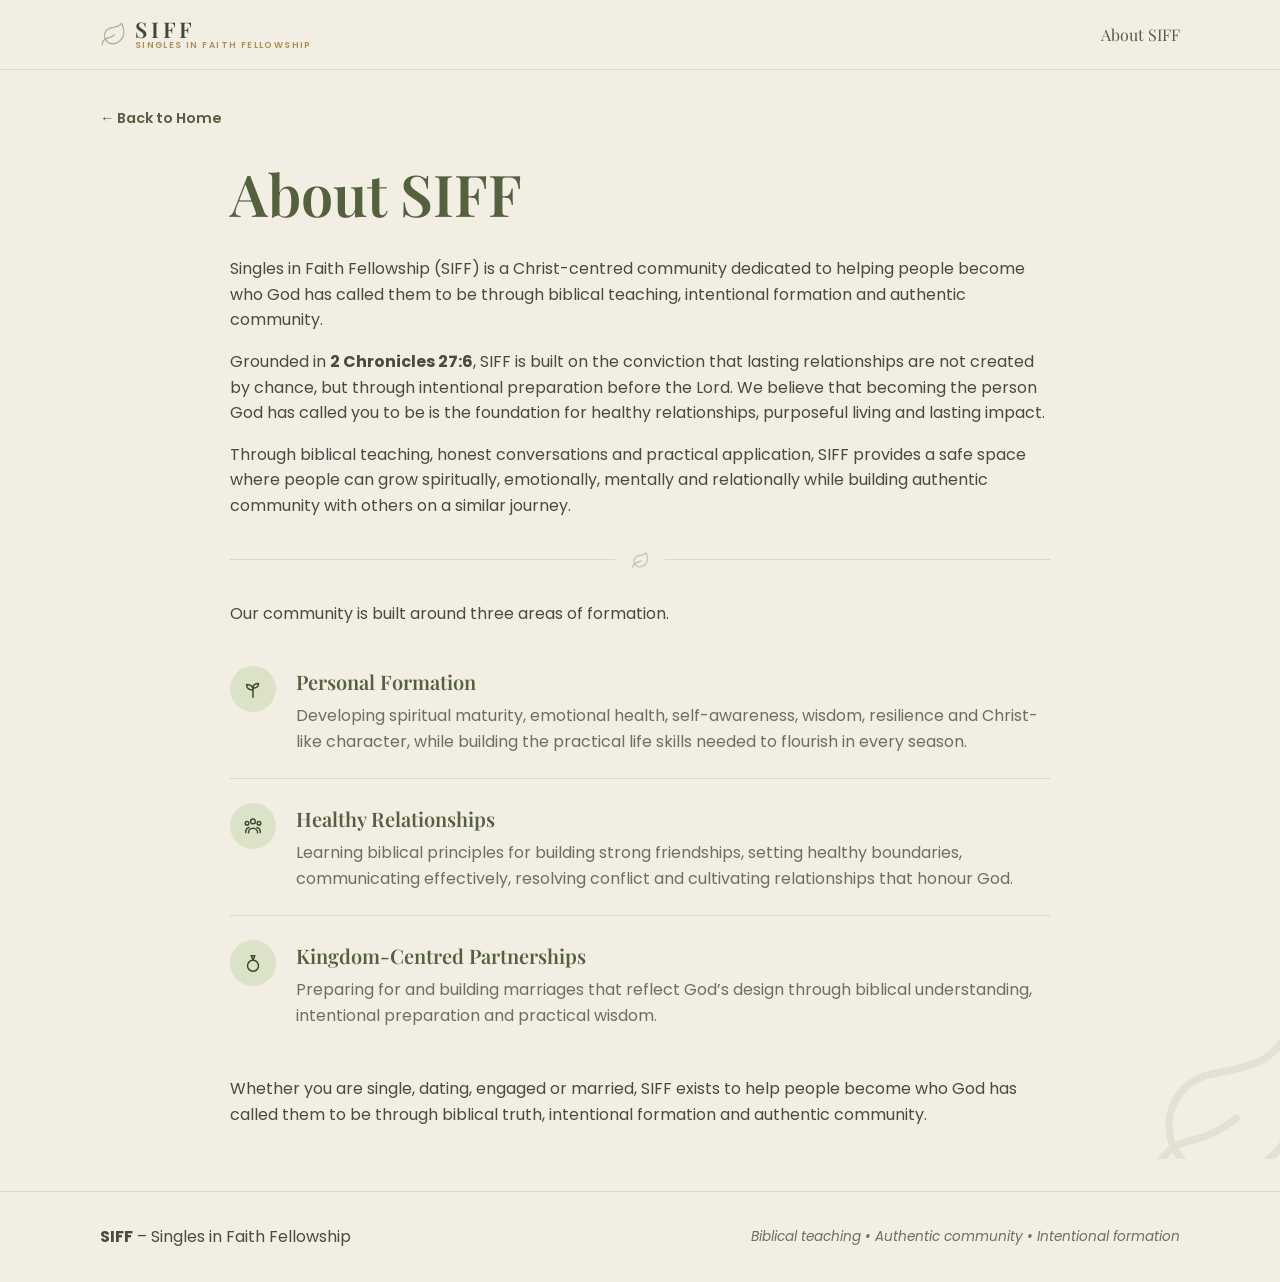
<file: public/about.html>
<!DOCTYPE html>
<html lang="en">
<head>
<meta charset="UTF-8">
<meta name="viewport" content="width=device-width, initial-scale=1.0">
<title>About SIFF | Singles in Faith Fellowship</title>
<meta name="description" content="Singles in Faith Fellowship (SIFF) is a Christ-centred community dedicated to helping people become who God has called them to be through biblical teaching, intentional formation and authentic community.">
<link rel="icon" href="assets/img/favicon.svg" type="image/svg+xml">
<link rel="preconnect" href="https://fonts.googleapis.com">
<link rel="preconnect" href="https://fonts.gstatic.com" crossorigin>
<link href="https://fonts.googleapis.com/css2?family=Playfair+Display:wght@600;700&family=Poppins:wght@400;500;600&display=swap" rel="stylesheet">
<link rel="stylesheet" href="css/styles.css">
</head>
<body>
<a class="skip-link" href="#main">Skip to main content</a>

<svg class="visually-hidden" aria-hidden="true" focusable="false">
  <defs>
    <symbol id="icon-sprout" viewBox="0 0 24 24" fill="none" stroke="currentColor" stroke-width="1.6" stroke-linecap="round" stroke-linejoin="round">
      <path d="M12 21v-8.5"/>
      <path d="M12 13c0-4-3-6-7-6 0 4 3 6 7 6z"/>
      <path d="M12 11c0-3 2.5-5 6-5 0 3-2.5 5-6 5z"/>
    </symbol>
    <symbol id="icon-users3" viewBox="0 0 24 24" fill="none" stroke="currentColor" stroke-width="1.6" stroke-linecap="round" stroke-linejoin="round">
      <circle cx="12" cy="7" r="2.6"/>
      <circle cx="5.5" cy="9" r="2"/>
      <circle cx="18.5" cy="9" r="2"/>
      <path d="M4 19c0-3 1.8-5 3.7-5.4"/>
      <path d="M20 19c0-3-1.8-5-3.7-5.4"/>
      <path d="M7 19.5c0-2.8 2.2-5 5-5s5 2.2 5 5"/>
    </symbol>
    <symbol id="icon-ring" viewBox="0 0 24 24" fill="none" stroke="currentColor" stroke-width="1.6" stroke-linecap="round" stroke-linejoin="round">
      <circle cx="12" cy="15" r="6"/>
      <path d="M12 9L10 4h4l-2 5z"/>
    </symbol>
  </defs>
</svg>

<header class="site-header">
  <div class="container site-header__inner">
    <a class="logo" href="index.html">
      <img class="logo__icon" src="assets/img/leaf.png" alt="" aria-hidden="true">
      <span class="logo__text">
        <span class="logo__word">SIFF</span>
        <span class="logo__tagline">Singles in Faith Fellowship</span>
      </span>
    </a>
    <span class="site-header__page-label">About SIFF</span>
  </div>
</header>

<main id="main" class="page-decor">
  <img class="corner-leaf corner-leaf--br" src="assets/img/leaf.png" alt="">

  <div class="container" style="position:relative;z-index:1;padding-top:1.25rem;">
    <a class="back-home" href="index.html">&larr; Back to Home</a>
  </div>

  <section class="container page-section" style="padding-top:1rem;max-width:820px;">
    <h1 class="page-title">About SIFF</h1>

    <p>Singles in Faith Fellowship (SIFF) is a Christ-centred community dedicated to helping people become who God has called them to be through biblical teaching, intentional formation and authentic community.</p>

    <p>Grounded in <strong>2 Chronicles 27:6</strong>, SIFF is built on the conviction that lasting relationships are not created by chance, but through intentional preparation before the Lord. We believe that becoming the person God has called you to be is the foundation for healthy relationships, purposeful living and lasting impact.</p>

    <p>Through biblical teaching, honest conversations and practical application, SIFF provides a safe space where people can grow spiritually, emotionally, mentally and relationally while building authentic community with others on a similar journey.</p>

    <div class="section-divider">
      <img src="assets/img/leaf.png" alt="" aria-hidden="true">
    </div>

    <p>Our community is built around three areas of formation.</p>

    <div class="icon-row-list">
      <div class="icon-row">
        <span class="icon-circle icon-circle--soft icon-row__icon"><svg class="icon"><use href="#icon-sprout"></use></svg></span>
        <div>
          <h2 class="icon-row__title">Personal Formation</h2>
          <p class="icon-row__text">Developing spiritual maturity, emotional health, self-awareness, wisdom, resilience and Christ-like character, while building the practical life skills needed to flourish in every season.</p>
        </div>
      </div>
      <div class="icon-row">
        <span class="icon-circle icon-circle--soft icon-row__icon"><svg class="icon"><use href="#icon-users3"></use></svg></span>
        <div>
          <h2 class="icon-row__title">Healthy Relationships</h2>
          <p class="icon-row__text">Learning biblical principles for building strong friendships, setting healthy boundaries, communicating effectively, resolving conflict and cultivating relationships that honour God.</p>
        </div>
      </div>
      <div class="icon-row">
        <span class="icon-circle icon-circle--soft icon-row__icon"><svg class="icon"><use href="#icon-ring"></use></svg></span>
        <div>
          <h2 class="icon-row__title">Kingdom-Centred Partnerships</h2>
          <p class="icon-row__text">Preparing for and building marriages that reflect God&rsquo;s design through biblical understanding, intentional preparation and practical wisdom.</p>
        </div>
      </div>
    </div>

    <p style="margin-top:1.5rem;">Whether you are single, dating, engaged or married, SIFF exists to help people become who God has called them to be through biblical truth, intentional formation and authentic community.</p>
  </section>
</main>

<footer class="site-footer site-footer--tagline">
  <div class="container site-footer__inner">
    <p style="margin:0;"><strong>SIFF</strong> &ndash; Singles in Faith Fellowship</p>
    <p class="site-footer--tagline__tag" style="margin:0;">Biblical teaching &bull; Authentic community &bull; Intentional formation</p>
  </div>
</footer>

<script src="js/main.js"></script>
</body>
</html>
</file>
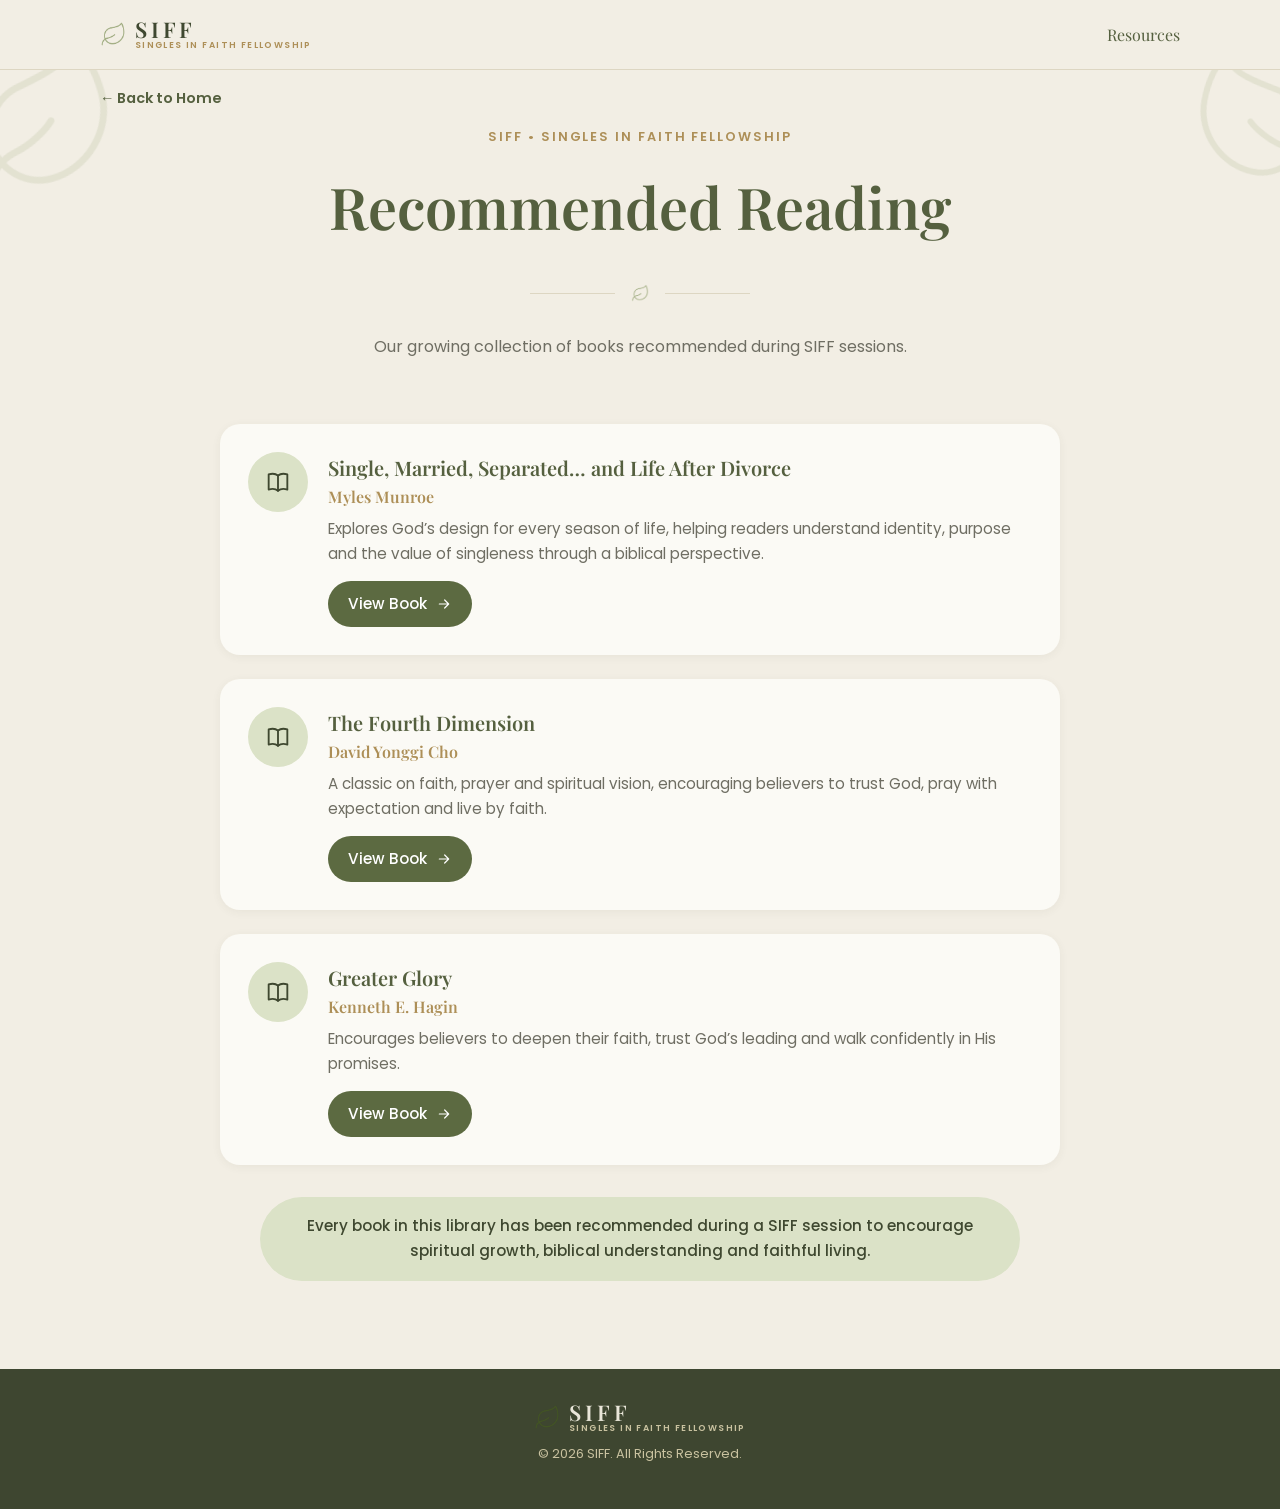
<file: public/recommended-reading.html>
<!DOCTYPE html>
<html lang="en">
<head>
<meta charset="UTF-8">
<meta name="viewport" content="width=device-width, initial-scale=1.0">
<title>Recommended Reading | SIFF — Singles in Faith Fellowship</title>
<meta name="description" content="Our growing collection of books recommended during SIFF sessions, including Myles Munroe, David Yonggi Cho and Kenneth E. Hagin.">
<link rel="icon" href="assets/img/favicon.svg" type="image/svg+xml">
<link rel="preconnect" href="https://fonts.googleapis.com">
<link rel="preconnect" href="https://fonts.gstatic.com" crossorigin>
<link href="https://fonts.googleapis.com/css2?family=Playfair+Display:wght@600;700&family=Poppins:wght@400;500;600&display=swap" rel="stylesheet">
<link rel="stylesheet" href="css/styles.css">
</head>
<body>
<a class="skip-link" href="#main">Skip to main content</a>

<svg class="visually-hidden" aria-hidden="true" focusable="false">
  <defs>
    <symbol id="icon-book" viewBox="0 0 24 24" fill="none" stroke="currentColor" stroke-width="1.6" stroke-linecap="round" stroke-linejoin="round">
      <path d="M12 6.5c-2-1.7-5-2-8-1v13c3-1 6-.7 8 1 2-1.7 5-2 8-1v-13c-3-1-6-.7-8 1z"/>
      <path d="M12 6.5V19.5"/>
    </symbol>
    <symbol id="icon-arrow" viewBox="0 0 24 24" fill="none" stroke="currentColor" stroke-width="1.8" stroke-linecap="round" stroke-linejoin="round">
      <path d="M5 12h14M13 6l6 6-6 6"/>
    </symbol>
  </defs>
</svg>

<header class="site-header">
  <div class="container site-header__inner">
    <a class="logo" href="index.html">
      <img class="logo__icon" src="assets/img/leaf.png" alt="" aria-hidden="true">
      <span class="logo__text">
        <span class="logo__word">SIFF</span>
        <span class="logo__tagline">Singles in Faith Fellowship</span>
      </span>
    </a>
    <span class="site-header__page-label">Resources</span>
  </div>
</header>

<main id="main" class="page-decor">
  <img class="corner-leaf corner-leaf--tl" src="assets/img/leaf.png" alt="">
  <img class="corner-leaf corner-leaf--tr" src="assets/img/leaf.png" alt="">

  <div class="container" style="position:relative;z-index:1;">
    <a class="back-home" href="index.html">&larr; Back to Home</a>
  </div>

  <section class="container page-section text-center" style="padding-top:1rem;">
    <p style="text-transform:uppercase;letter-spacing:0.15em;color:var(--color-accent-gold);font-weight:600;font-size:0.8rem;">SIFF &bull; Singles in Faith Fellowship</p>
    <h1 class="page-title">Recommended Reading</h1>
    <div class="section-divider" style="max-width:220px;margin-left:auto;margin-right:auto;">
      <img src="assets/img/leaf.png" alt="" aria-hidden="true">
    </div>
    <p class="section-intro">Our growing collection of books recommended during SIFF sessions.</p>
  </section>

  <section class="container page-section" aria-label="Recommended books" style="max-width:840px;margin:0 auto;">
    <div class="card-grid card-grid--1" style="grid-template-columns:1fr;">

      <article class="card card--plain">
        <div class="card__body" style="flex-direction:row;align-items:flex-start;gap:1.25rem;">
          <span class="icon-circle icon-circle--soft" style="width:60px;height:60px;flex-shrink:0;"><svg class="icon" style="width:28px;height:28px;"><use href="#icon-book"></use></svg></span>
          <div style="flex:1;">
            <h2 class="card__title">Single, Married, Separated&hellip; and Life After Divorce</h2>
            <p style="color:var(--color-accent-gold);font-family:var(--font-heading);font-weight:600;margin:0 0 0.5rem;">Myles Munroe</p>
            <p class="card__text">Explores God&rsquo;s design for every season of life, helping readers understand identity, purpose and the value of singleness through a biblical perspective.</p>
            <a class="btn" href="https://zionpublish.home.blog/wp-content/uploads/2022/08/single2cmarriedseparatedbymylesmunroe.pdf" data-link-key="books.singleMarriedSeparated.url" target="_blank" rel="noopener">View Book <svg aria-hidden="true"><use href="#icon-arrow"></use></svg></a>
          </div>
        </div>
      </article>

      <article class="card card--plain">
        <div class="card__body" style="flex-direction:row;align-items:flex-start;gap:1.25rem;">
          <span class="icon-circle icon-circle--soft" style="width:60px;height:60px;flex-shrink:0;"><svg class="icon" style="width:28px;height:28px;"><use href="#icon-book"></use></svg></span>
          <div style="flex:1;">
            <h2 class="card__title">The Fourth Dimension</h2>
            <p style="color:var(--color-accent-gold);font-family:var(--font-heading);font-weight:600;margin:0 0 0.5rem;">David Yonggi Cho</p>
            <p class="card__text">A classic on faith, prayer and spiritual vision, encouraging believers to trust God, pray with expectation and live by faith.</p>
            <a class="btn" href="https://amzn.eu/d/0fVK1AeY" data-link-key="books.fourthDimension.url" target="_blank" rel="noopener">View Book <svg aria-hidden="true"><use href="#icon-arrow"></use></svg></a>
          </div>
        </div>
      </article>

      <article class="card card--plain">
        <div class="card__body" style="flex-direction:row;align-items:flex-start;gap:1.25rem;">
          <span class="icon-circle icon-circle--soft" style="width:60px;height:60px;flex-shrink:0;"><svg class="icon" style="width:28px;height:28px;"><use href="#icon-book"></use></svg></span>
          <div style="flex:1;">
            <h2 class="card__title">Greater Glory</h2>
            <p style="color:var(--color-accent-gold);font-family:var(--font-heading);font-weight:600;margin:0 0 0.5rem;">Kenneth E. Hagin</p>
            <p class="card__text">Encourages believers to deepen their faith, trust God&rsquo;s leading and walk confidently in His promises.</p>
            <a class="btn" href="https://amzn.eu/d/06nTzAHE" data-link-key="books.greaterGlory.url" target="_blank" rel="noopener">View Book <svg aria-hidden="true"><use href="#icon-arrow"></use></svg></a>
          </div>
        </div>
      </article>

    </div>

    <p class="callout">Every book in this library has been recommended during a SIFF session to encourage spiritual growth, biblical understanding and faithful living.</p>
  </section>
</main>

<footer class="site-footer site-footer--simple">
  <div class="container site-footer__inner">
    <a class="logo" href="index.html">
      <img class="logo__icon" src="assets/img/leaf.png" alt="" aria-hidden="true">
      <span class="logo__text">
        <span class="logo__word">SIFF</span>
        <span class="logo__tagline">Singles in Faith Fellowship</span>
      </span>
    </a>
    <p class="site-footer__copy">&copy; <span id="copyYear">2026</span> SIFF. All Rights Reserved.</p>
  </div>
</footer>

<script src="js/main.js"></script>
</body>
</html>
</file>
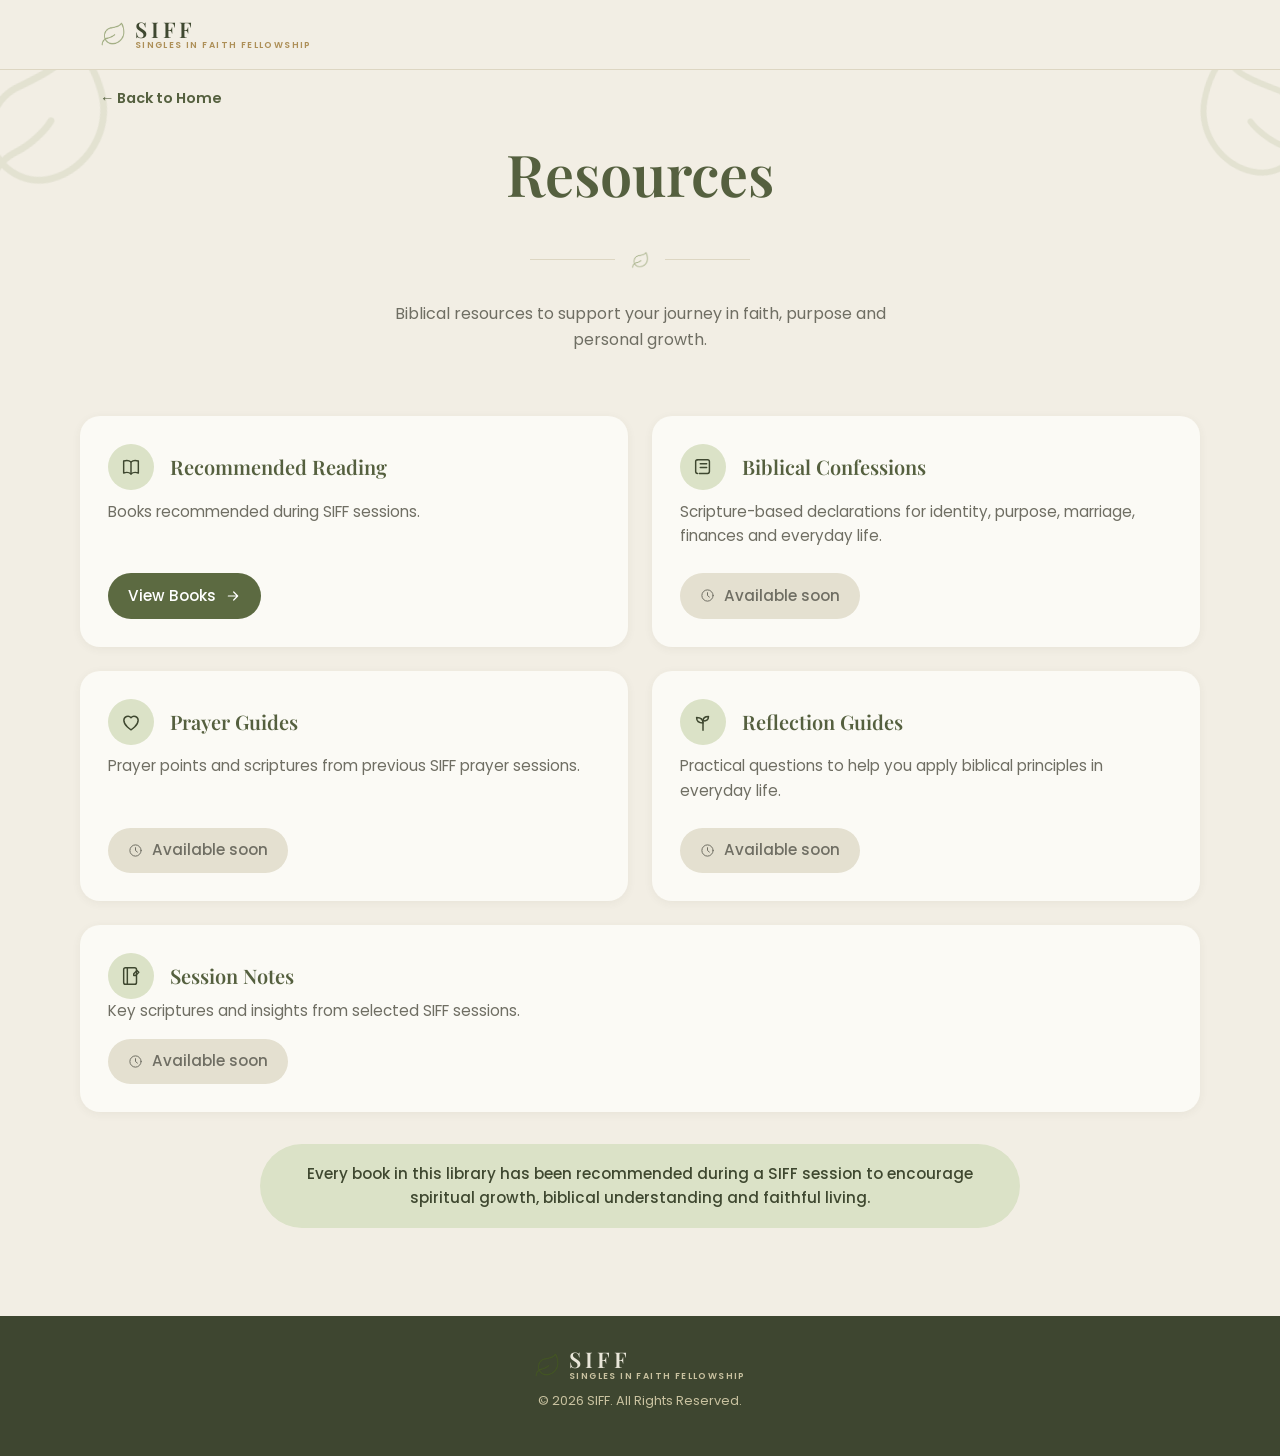
<file: public/resources.html>
<!DOCTYPE html>
<html lang="en">
<head>
<meta charset="UTF-8">
<meta name="viewport" content="width=device-width, initial-scale=1.0">
<title>Resources | SIFF — Singles in Faith Fellowship</title>
<meta name="description" content="Biblical resources to support your journey in faith, purpose and personal growth: Recommended Reading, Biblical Confessions, Prayer Guides, Reflection Guides and Session Notes.">
<link rel="icon" href="assets/img/favicon.svg" type="image/svg+xml">
<link rel="preconnect" href="https://fonts.googleapis.com">
<link rel="preconnect" href="https://fonts.gstatic.com" crossorigin>
<link href="https://fonts.googleapis.com/css2?family=Playfair+Display:wght@600;700&family=Poppins:wght@400;500;600&display=swap" rel="stylesheet">
<link rel="stylesheet" href="css/styles.css">
</head>
<body>
<a class="skip-link" href="#main">Skip to main content</a>

<svg class="visually-hidden" aria-hidden="true" focusable="false">
  <defs>
    <symbol id="icon-book" viewBox="0 0 24 24" fill="none" stroke="currentColor" stroke-width="1.6" stroke-linecap="round" stroke-linejoin="round">
      <path d="M12 6.5c-2-1.7-5-2-8-1v13c3-1 6-.7 8 1 2-1.7 5-2 8-1v-13c-3-1-6-.7-8 1z"/>
      <path d="M12 6.5V19.5"/>
    </symbol>
    <symbol id="icon-scroll" viewBox="0 0 24 24" fill="none" stroke="currentColor" stroke-width="1.6" stroke-linecap="round" stroke-linejoin="round">
      <path d="M6 4h11a2 2 0 0 1 2 2v11a2 2 0 0 1-2 2H8"/>
      <path d="M6 4a2 2 0 0 0-2 2v11a2 2 0 0 0 2 2"/>
      <path d="M9 8.5h7M9 12.5h7"/>
    </symbol>
    <symbol id="icon-heart" viewBox="0 0 24 24" fill="none" stroke="currentColor" stroke-width="1.6" stroke-linecap="round" stroke-linejoin="round">
      <path d="M12 20.5s-7.8-4.5-7.8-10.4A4.4 4.4 0 0 1 12 7.3a4.4 4.4 0 0 1 7.8 2.8c0 5.9-7.8 10.4-7.8 10.4z"/>
    </symbol>
    <symbol id="icon-sprout" viewBox="0 0 24 24" fill="none" stroke="currentColor" stroke-width="1.6" stroke-linecap="round" stroke-linejoin="round">
      <path d="M12 21v-8.5"/>
      <path d="M12 13c0-4-3-6-7-6 0 4 3 6 7 6z"/>
      <path d="M12 11c0-3 2.5-5 6-5 0 3-2.5 5-6 5z"/>
    </symbol>
    <symbol id="icon-notebook" viewBox="0 0 24 24" fill="none" stroke="currentColor" stroke-width="1.6" stroke-linecap="round" stroke-linejoin="round">
      <rect x="4" y="3" width="14" height="18" rx="2"/>
      <path d="M8 3v18"/>
      <path d="M15 9.5l3.5-3.5 2 2-3.5 3.5h-2z"/>
    </symbol>
    <symbol id="icon-clock" viewBox="0 0 24 24" fill="none" stroke="currentColor" stroke-width="1.6" stroke-linecap="round" stroke-linejoin="round">
      <circle cx="12" cy="12" r="9"/>
      <path d="M12 7.5V12l3 2.5"/>
    </symbol>
    <symbol id="icon-arrow" viewBox="0 0 24 24" fill="none" stroke="currentColor" stroke-width="1.8" stroke-linecap="round" stroke-linejoin="round">
      <path d="M5 12h14M13 6l6 6-6 6"/>
    </symbol>
  </defs>
</svg>

<header class="site-header">
  <div class="container site-header__inner">
    <a class="logo" href="index.html">
      <img class="logo__icon" src="assets/img/leaf.png" alt="" aria-hidden="true">
      <span class="logo__text">
        <span class="logo__word">SIFF</span>
        <span class="logo__tagline">Singles in Faith Fellowship</span>
      </span>
    </a>
  </div>
</header>

<main id="main" class="page-decor">
  <img class="corner-leaf corner-leaf--tl" src="assets/img/leaf.png" alt="">
  <img class="corner-leaf corner-leaf--tr" src="assets/img/leaf.png" alt="">

  <div class="container" style="position:relative;z-index:1;">
    <a class="back-home" href="index.html">&larr; Back to Home</a>
  </div>

  <section class="container page-section text-center" style="padding-top:1rem;">
    <h1 class="page-title">Resources</h1>
    <div class="section-divider" style="max-width:220px;margin-left:auto;margin-right:auto;">
      <img src="assets/img/leaf.png" alt="" aria-hidden="true">
    </div>
    <p class="section-intro">Biblical resources to support your journey in faith, purpose and personal growth.</p>
  </section>

  <section class="container page-section" aria-label="Resource categories">
    <div class="card-grid card-grid--2">

      <article class="card card--plain">
        <div class="card__body">
          <div style="display:flex;align-items:center;gap:1rem;">
            <span class="icon-circle icon-circle--soft"><svg class="icon"><use href="#icon-book"></use></svg></span>
            <h2 class="card__title mt-0">Recommended Reading</h2>
          </div>
          <p class="card__text">Books recommended during SIFF sessions.</p>
          <a class="btn" href="recommended-reading.html">View Books <svg aria-hidden="true"><use href="#icon-arrow"></use></svg></a>
        </div>
      </article>

      <article class="card card--plain">
        <div class="card__body">
          <div style="display:flex;align-items:center;gap:1rem;">
            <span class="icon-circle icon-circle--soft"><svg class="icon"><use href="#icon-scroll"></use></svg></span>
            <h2 class="card__title mt-0">Biblical Confessions</h2>
          </div>
          <p class="card__text">Scripture-based declarations for identity, purpose, marriage, finances and everyday life.</p>
          <span class="btn btn--badge"><svg aria-hidden="true"><use href="#icon-clock"></use></svg> Available soon</span>
        </div>
      </article>

      <article class="card card--plain">
        <div class="card__body">
          <div style="display:flex;align-items:center;gap:1rem;">
            <span class="icon-circle icon-circle--soft"><svg class="icon"><use href="#icon-heart"></use></svg></span>
            <h2 class="card__title mt-0">Prayer Guides</h2>
          </div>
          <p class="card__text">Prayer points and scriptures from previous SIFF prayer sessions.</p>
          <span class="btn btn--badge"><svg aria-hidden="true"><use href="#icon-clock"></use></svg> Available soon</span>
        </div>
      </article>

      <article class="card card--plain">
        <div class="card__body">
          <div style="display:flex;align-items:center;gap:1rem;">
            <span class="icon-circle icon-circle--soft"><svg class="icon"><use href="#icon-sprout"></use></svg></span>
            <h2 class="card__title mt-0">Reflection Guides</h2>
          </div>
          <p class="card__text">Practical questions to help you apply biblical principles in everyday life.</p>
          <span class="btn btn--badge"><svg aria-hidden="true"><use href="#icon-clock"></use></svg> Available soon</span>
        </div>
      </article>

      <article class="card card--plain" style="grid-column: 1 / -1;">
        <div class="card__body" style="display:grid;grid-template-columns:1fr;gap:1.25rem;">
          <div>
            <div style="display:flex;align-items:center;gap:1rem;">
              <span class="icon-circle icon-circle--soft"><svg class="icon"><use href="#icon-notebook"></use></svg></span>
              <h2 class="card__title mt-0">Session Notes</h2>
            </div>
            <p class="card__text">Key scriptures and insights from selected SIFF sessions.</p>
            <span class="btn btn--badge"><svg aria-hidden="true"><use href="#icon-clock"></use></svg> Available soon</span>
          </div>
        </div>
      </article>

    </div>

    <p class="callout">Every book in this library has been recommended during a SIFF session to encourage spiritual growth, biblical understanding and faithful living.</p>
  </section>
</main>

<footer class="site-footer site-footer--simple">
  <div class="container site-footer__inner">
    <a class="logo" href="index.html">
      <img class="logo__icon" src="assets/img/leaf.png" alt="" aria-hidden="true">
      <span class="logo__text">
        <span class="logo__word">SIFF</span>
        <span class="logo__tagline">Singles in Faith Fellowship</span>
      </span>
    </a>
    <p class="site-footer__copy">&copy; <span id="copyYear">2026</span> SIFF. All Rights Reserved.</p>
  </div>
</footer>

<script src="js/main.js"></script>
</body>
</html>
</file>
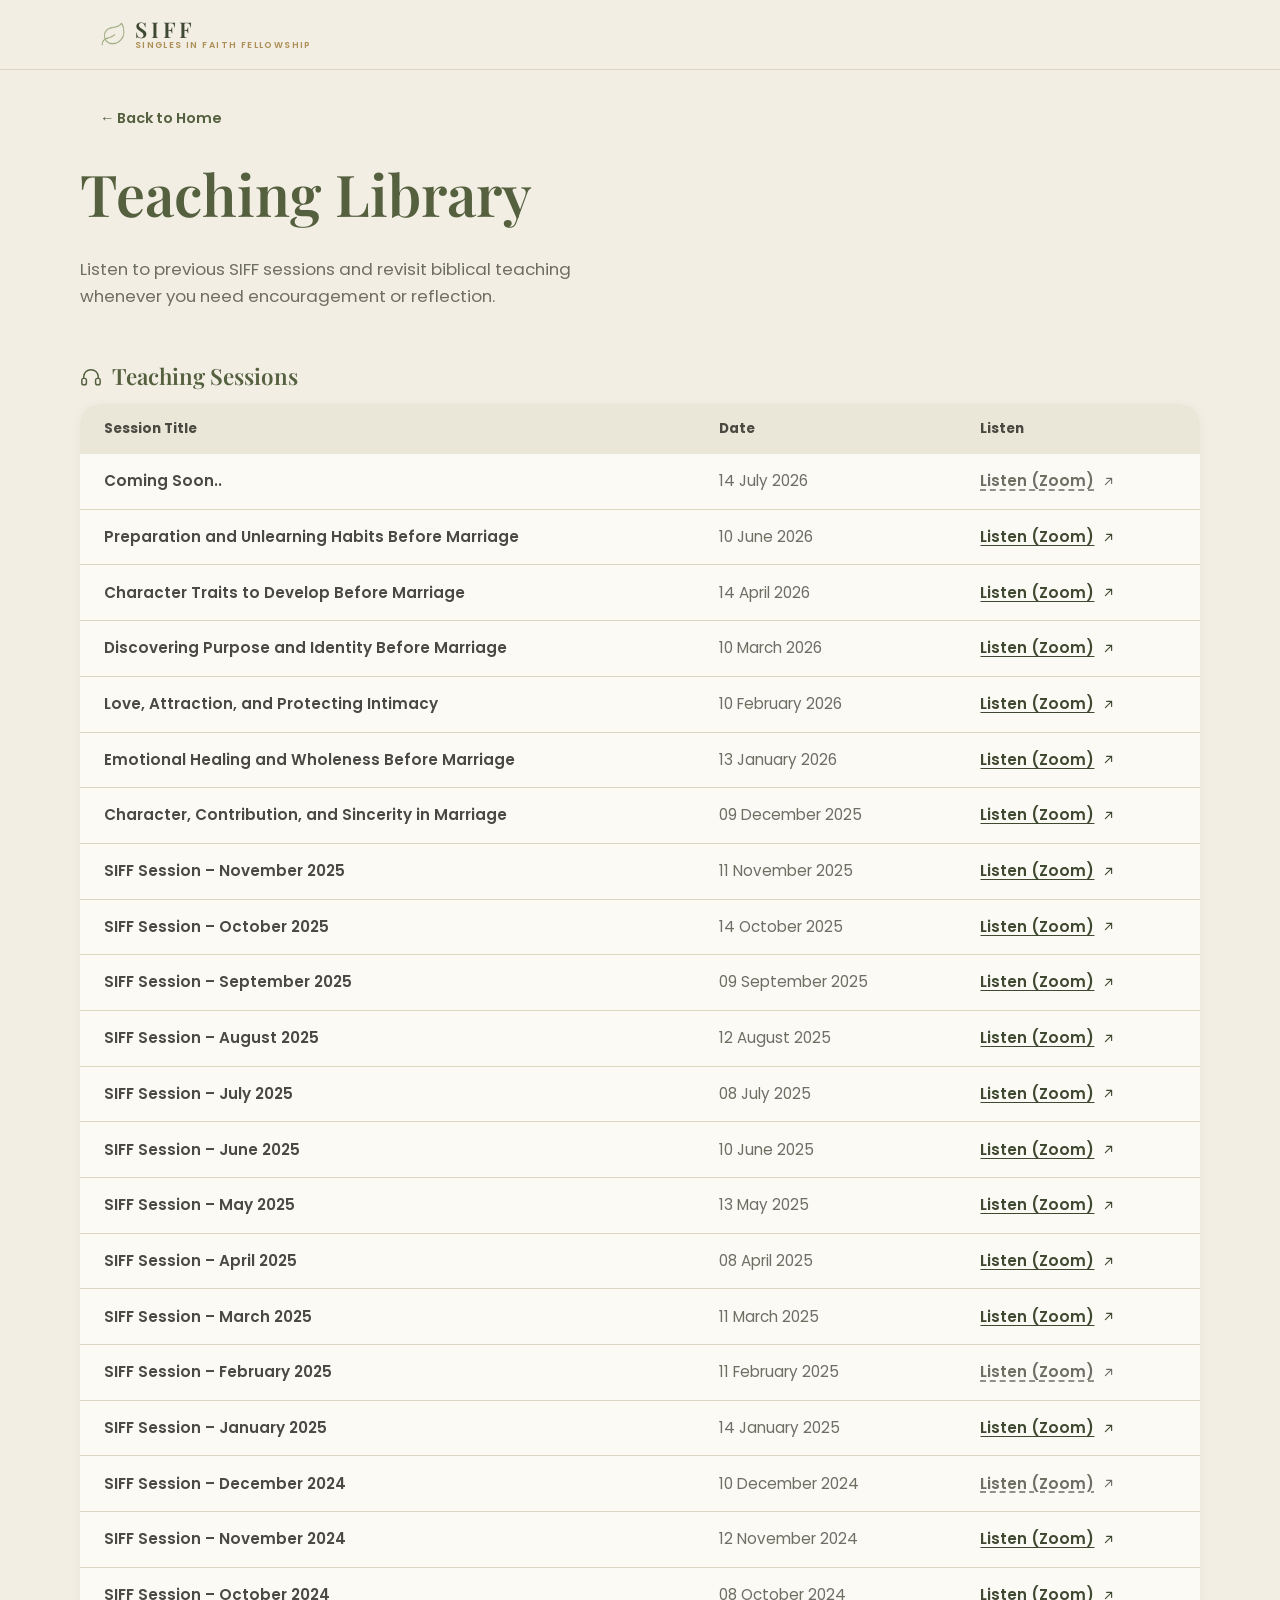
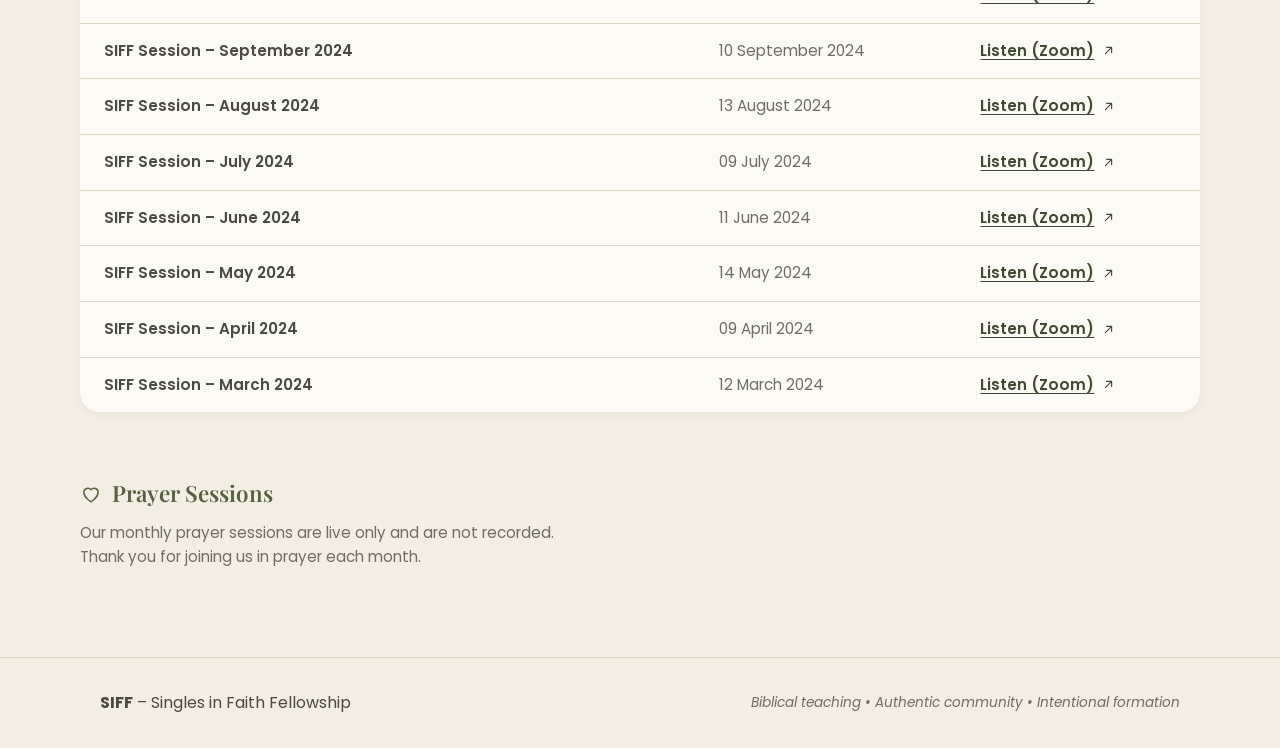
<file: public/teaching-library.html>
<!DOCTYPE html>
<html lang="en">
<head>
<meta charset="UTF-8">
<meta name="viewport" content="width=device-width, initial-scale=1.0">
<title>Teaching Library | SIFF — Singles in Faith Fellowship</title>
<meta name="description" content="Listen to previous SIFF sessions and revisit biblical teaching whenever you need encouragement or reflection.">
<link rel="icon" href="assets/img/favicon.svg" type="image/svg+xml">
<link rel="preconnect" href="https://fonts.googleapis.com">
<link rel="preconnect" href="https://fonts.gstatic.com" crossorigin>
<link href="https://fonts.googleapis.com/css2?family=Playfair+Display:wght@600;700&family=Poppins:wght@400;500;600&display=swap" rel="stylesheet">
<link rel="stylesheet" href="css/styles.css">
</head>
<body>
<a class="skip-link" href="#main">Skip to main content</a>

<svg class="visually-hidden" aria-hidden="true" focusable="false">
  <defs>
    <symbol id="icon-headphones" viewBox="0 0 24 24" fill="none" stroke="currentColor" stroke-width="1.6" stroke-linecap="round" stroke-linejoin="round">
      <path d="M4 13.5v-1.5a8 8 0 0 1 16 0v1.5"/>
      <rect x="2" y="13.5" width="5" height="7" rx="2"/>
      <rect x="17" y="13.5" width="5" height="7" rx="2"/>
    </symbol>
    <symbol id="icon-heart" viewBox="0 0 24 24" fill="none" stroke="currentColor" stroke-width="1.6" stroke-linecap="round" stroke-linejoin="round">
      <path d="M12 20.5s-7.8-4.5-7.8-10.4A4.4 4.4 0 0 1 12 7.3a4.4 4.4 0 0 1 7.8 2.8c0 5.9-7.8 10.4-7.8 10.4z"/>
    </symbol>
    <symbol id="icon-arrow-ext" viewBox="0 0 24 24" fill="none" stroke="currentColor" stroke-width="1.8" stroke-linecap="round" stroke-linejoin="round">
      <path d="M7 17L17 7M9 7h8v8"/>
    </symbol>
  </defs>
</svg>

<header class="site-header">
  <div class="container site-header__inner">
    <a class="logo" href="index.html">
      <img class="logo__icon" src="assets/img/leaf.png" alt="" aria-hidden="true">
      <span class="logo__text">
        <span class="logo__word">SIFF</span>
        <span class="logo__tagline">Singles in Faith Fellowship</span>
      </span>
    </a>
  </div>
</header>

<main id="main">
  <div class="container" style="padding-top:1.25rem;">
    <a class="back-home" href="index.html">&larr; Back to Home</a>
  </div>

  <section class="container page-section" style="padding-top:1rem;">
    <h1 class="page-title">Teaching Library</h1>
    <p class="page-subtitle">Listen to previous SIFF sessions and revisit biblical teaching whenever you need encouragement or reflection.</p>
  </section>

  <section class="container page-section" aria-labelledby="sessions-heading">
    <h2 id="sessions-heading" style="display:flex;align-items:center;gap:0.6rem;font-size:1.4rem;">
      <svg style="width:22px;height:22px;color:var(--color-heading);" aria-hidden="true"><use href="#icon-headphones"></use></svg>
      Teaching Sessions
    </h2>

    <div class="table-wrap">
      <table class="sessions">
        <caption class="visually-hidden">List of SIFF teaching sessions with dates and links to listen on Zoom</caption>
        <thead>
          <tr>
            <th scope="col">Session Title</th>
            <th scope="col">Date</th>
            <th scope="col">Listen</th>
          </tr>
        </thead>
        <tbody>
          <tr><td class="session-title">Coming Soon..</td><td class="session-date">14 July 2026</td><td><a class="listen-link" href="#" data-link-key="teachingLibrary.0.url" target="_blank" rel="noopener">Listen (Zoom) <svg aria-hidden="true"><use href="#icon-arrow-ext"></use></svg></a></td></tr>
          <tr><td class="session-title">Preparation and Unlearning Habits Before Marriage</td><td class="session-date">10 June 2026</td><td><a class="listen-link" href="https://us02web.zoom.us/rec/share/YNmBU4Su8czjep-obORihlqk5F4R_6_r8o5iTMQ7H2WHwcIrEZyKBUo_MVWoctjP.nc56Y_fjZXX4c6Ud" data-link-key="teachingLibrary.1.url" target="_blank" rel="noopener">Listen (Zoom) <svg aria-hidden="true"><use href="#icon-arrow-ext"></use></svg></a></td></tr>
          <tr><td class="session-title">Character Traits to Develop Before Marriage</td><td class="session-date">14 April 2026</td><td><a class="listen-link" href="https://us02web.zoom.us/rec/share/NKbptkWDWp7XkrKB3obWz8ZbARudaTcMBHZK3qy1Bs8l7XKNQZgS1Y9lDnwEqkDd.BTaivpf30uSgZYii" data-link-key="teachingLibrary.2.url" target="_blank" rel="noopener">Listen (Zoom) <svg aria-hidden="true"><use href="#icon-arrow-ext"></use></svg></a></td></tr>
          <tr><td class="session-title">Discovering Purpose and Identity Before Marriage</td><td class="session-date">10 March 2026</td><td><a class="listen-link" href="https://us02web.zoom.us/rec/share/LkSO9NcrboQ88lLBjY2YGTAg1QAv22ux1dDh4bdOVR7rgFYwKpA0AhwYMbdAwb3Z.xgwda7IUoJtQ_xbM" data-link-key="teachingLibrary.3.url" target="_blank" rel="noopener">Listen (Zoom) <svg aria-hidden="true"><use href="#icon-arrow-ext"></use></svg></a></td></tr>
          <tr><td class="session-title">Love, Attraction, and Protecting Intimacy</td><td class="session-date">10 February 2026</td><td><a class="listen-link" href="https://us02web.zoom.us/rec/share/AynrZzmTOGJZTQmnox-mznW0y3e4RqS_Pm3CsesIEie8F6TGMe9iP6vLI38hyouA.bv1zmp3HrmZE0bll" data-link-key="teachingLibrary.4.url" target="_blank" rel="noopener">Listen (Zoom) <svg aria-hidden="true"><use href="#icon-arrow-ext"></use></svg></a></td></tr>
          <tr><td class="session-title">Emotional Healing and Wholeness Before Marriage</td><td class="session-date">13 January 2026</td><td><a class="listen-link" href="https://us02web.zoom.us/rec/share/B3VkK-y8Rkehoh9Io47PfdqvGXYklPPqZdHR2GuchUt5x5rku-PbW_nL1ssFWCLg.t4yDQZyZbC0iiy7P" data-link-key="teachingLibrary.5.url" target="_blank" rel="noopener">Listen (Zoom) <svg aria-hidden="true"><use href="#icon-arrow-ext"></use></svg></a></td></tr>
          <tr><td class="session-title">Character, Contribution, and Sincerity in Marriage</td><td class="session-date">09 December 2025</td><td><a class="listen-link" href="https://us02web.zoom.us/rec/share/TWxgjaIPwAuTj-9gpYLEXB7xjA3DD7-QHAhi9BcMl3O7ZEcLoSL2k6pu8MibBDWp.fExzF_I_GjZzqBAf" data-link-key="teachingLibrary.6.url" target="_blank" rel="noopener">Listen (Zoom) <svg aria-hidden="true"><use href="#icon-arrow-ext"></use></svg></a></td></tr>
          <tr><td class="session-title">SIFF Session – November 2025</td><td class="session-date">11 November 2025</td><td><a class="listen-link" href="https://us02web.zoom.us/rec/share/pbj1JrNfAzjY2Hc9XKqaIjGSQy5qJy9n02UGxMjD-Gsiq5G7m21d--F59Jy5LOtH.dksLUOajYr55vThu" data-link-key="teachingLibrary.7.url" target="_blank" rel="noopener">Listen (Zoom) <svg aria-hidden="true"><use href="#icon-arrow-ext"></use></svg></a></td></tr>
          <tr><td class="session-title">SIFF Session – October 2025</td><td class="session-date">14 October 2025</td><td><a class="listen-link" href="https://us02web.zoom.us/rec/share/lHBim649-7fMtcpiHkaGq7LdIIAy6wyQ_UG7WvhSbNd0pJoli30WfcJEDbIvgbir.5ozRwdbBfQQJK7mT" data-link-key="teachingLibrary.8.url" target="_blank" rel="noopener">Listen (Zoom) <svg aria-hidden="true"><use href="#icon-arrow-ext"></use></svg></a></td></tr>
          <tr><td class="session-title">SIFF Session – September 2025</td><td class="session-date">09 September 2025</td><td><a class="listen-link" href="https://us02web.zoom.us/rec/share/ZRfAeQURqxUyl3JHg6xhc317ePlhv9IMi7hqt3X7Tx5mrv2wWJz7Ww8hjV_xnkJZ.54bjSHE4r4BZX3PA" data-link-key="teachingLibrary.9.url" target="_blank" rel="noopener">Listen (Zoom) <svg aria-hidden="true"><use href="#icon-arrow-ext"></use></svg></a></td></tr>
          <tr><td class="session-title">SIFF Session – August 2025</td><td class="session-date">12 August 2025</td><td><a class="listen-link" href="https://us02web.zoom.us/rec/share/rMPMqUqzOjtixGx42REHl80OLLYpZL3xoL1bKNzrQjq6kORgnak_b-rsDnsKIrLU.2o_7FgBAHXUyTFjS" data-link-key="teachingLibrary.10.url" target="_blank" rel="noopener">Listen (Zoom) <svg aria-hidden="true"><use href="#icon-arrow-ext"></use></svg></a></td></tr>
          <tr><td class="session-title">SIFF Session – July 2025</td><td class="session-date">08 July 2025</td><td><a class="listen-link" href="https://us02web.zoom.us/rec/share/09MiB4HoWqW1sqMjrfCL8COX3EiSKzcPuhQ5gTNf7XXjL5D5GcrbohIbqKTlSNJv.e8lnpVsgWMeAECEI" data-link-key="teachingLibrary.11.url" target="_blank" rel="noopener">Listen (Zoom) <svg aria-hidden="true"><use href="#icon-arrow-ext"></use></svg></a></td></tr>
          <tr><td class="session-title">SIFF Session – June 2025</td><td class="session-date">10 June 2025</td><td><a class="listen-link" href="https://us02web.zoom.us/rec/share/V04XfUSLlYMtiSdqOXNTcA311mzOB9Xad4feqlhOaCMLwwCRANTch_FMRBtert8a.zey1Y0_MZHn5tx6K" data-link-key="teachingLibrary.12.url" target="_blank" rel="noopener">Listen (Zoom) <svg aria-hidden="true"><use href="#icon-arrow-ext"></use></svg></a></td></tr>
          <tr><td class="session-title">SIFF Session – May 2025</td><td class="session-date">13 May 2025</td><td><a class="listen-link" href="https://us02web.zoom.us/rec/share/i_Wf7V8EgUdptVrcRz5bFLp4pwZwoizI9Z9pLNxS-mjv6bRZVut1z9K9XGnzXA92.Fr1N5865XzR1yJK8" data-link-key="teachingLibrary.13.url" target="_blank" rel="noopener">Listen (Zoom) <svg aria-hidden="true"><use href="#icon-arrow-ext"></use></svg></a></td></tr>
          <tr><td class="session-title">SIFF Session – April 2025</td><td class="session-date">08 April 2025</td><td><a class="listen-link" href="https://us02web.zoom.us/rec/share/KjCTKl-_eDyYgA6xABqFGCFLT1jJU6g4B38U64jdfee0CnR2aJEjTUX7lRfg-p-J.wiYUR33STyq-1vSs" data-link-key="teachingLibrary.14.url" target="_blank" rel="noopener">Listen (Zoom) <svg aria-hidden="true"><use href="#icon-arrow-ext"></use></svg></a></td></tr>
          <tr><td class="session-title">SIFF Session – March 2025</td><td class="session-date">11 March 2025</td><td><a class="listen-link" href="https://us02web.zoom.us/rec/share/tk-TW0SO72W9770gXMtwER0mmwxejx_j2qNtzjq0Nbq63Mn_ZsEQupILVzSKkF71.YeW7DZd-Gp_54g5i" data-link-key="teachingLibrary.15.url" target="_blank" rel="noopener">Listen (Zoom) <svg aria-hidden="true"><use href="#icon-arrow-ext"></use></svg></a></td></tr>
          <tr><td class="session-title">SIFF Session – February 2025</td><td class="session-date">11 February 2025</td><td><a class="listen-link" href="#" data-link-key="teachingLibrary.16.url" target="_blank" rel="noopener">Listen (Zoom) <svg aria-hidden="true"><use href="#icon-arrow-ext"></use></svg></a></td></tr>
          <tr><td class="session-title">SIFF Session – January 2025</td><td class="session-date">14 January 2025</td><td><a class="listen-link" href="https://us02web.zoom.us/rec/share/CzgxMMPwc8zx-NLBPZ3aLi8lM9C-Gs073g7u4LutQ0_CcHuRGQjjivriZbzWKMgz.pbcuh3t57swlB1Ao" data-link-key="teachingLibrary.17.url" target="_blank" rel="noopener">Listen (Zoom) <svg aria-hidden="true"><use href="#icon-arrow-ext"></use></svg></a></td></tr>
          <tr><td class="session-title">SIFF Session – December 2024</td><td class="session-date">10 December 2024</td><td><a class="listen-link" href="#" data-link-key="teachingLibrary.18.url" target="_blank" rel="noopener">Listen (Zoom) <svg aria-hidden="true"><use href="#icon-arrow-ext"></use></svg></a></td></tr>
          <tr><td class="session-title">SIFF Session – November 2024</td><td class="session-date">12 November 2024</td><td><a class="listen-link" href="https://us02web.zoom.us/rec/share/ObmUzCejlqOIGVGlzZr7L__TpxTtlhanTilnPeBoT_qSXqBujJcKBoi7V3sjpAxq.Xx-ygRDZDuFoRW03" data-link-key="teachingLibrary.19.url" target="_blank" rel="noopener">Listen (Zoom) <svg aria-hidden="true"><use href="#icon-arrow-ext"></use></svg></a></td></tr>
          <tr><td class="session-title">SIFF Session – October 2024</td><td class="session-date">08 October 2024</td><td><a class="listen-link" href="https://us02web.zoom.us/rec/share/_18YtBDIUFCF_8doLxZKxGIJYp7e4QFqmsXYq5ddh39pVrgTitWUe7eYDZKRloUG.DfEZqlyAKJWunmxi" data-link-key="teachingLibrary.20.url" target="_blank" rel="noopener">Listen (Zoom) <svg aria-hidden="true"><use href="#icon-arrow-ext"></use></svg></a></td></tr>
          <tr><td class="session-title">SIFF Session – September 2024</td><td class="session-date">10 September 2024</td><td><a class="listen-link" href="https://us02web.zoom.us/rec/share/TzGdcPgEDGcyyPzn4pxRvjRk9QyUsEknTrXb4EJEftQrPboZFe5-bas0Ys3FnxPG.G0B2oBgFOWAnbgf4" data-link-key="teachingLibrary.21.url" target="_blank" rel="noopener">Listen (Zoom) <svg aria-hidden="true"><use href="#icon-arrow-ext"></use></svg></a></td></tr>
          <tr><td class="session-title">SIFF Session – August 2024</td><td class="session-date">13 August 2024</td><td><a class="listen-link" href="https://us02web.zoom.us/rec/share/lNFrOxWGr-nz2UsHGB5LXkQjxe78wzSmpPZ0AVg1lKI1BMfr72sDZnBT-B9Snj7E.DugDXgGcDx08Zg3y" data-link-key="teachingLibrary.22.url" target="_blank" rel="noopener">Listen (Zoom) <svg aria-hidden="true"><use href="#icon-arrow-ext"></use></svg></a></td></tr>
          <tr><td class="session-title">SIFF Session – July 2024</td><td class="session-date">09 July 2024</td><td><a class="listen-link" href="https://us02web.zoom.us/rec/share/A4yMskLXA6rwD1qchGvKAiMXcmIUstUzM28ztCThBDyysRmMbS9GxZM9g9JbXzy7.dV2Rb874_VAlY61C" data-link-key="teachingLibrary.23.url" target="_blank" rel="noopener">Listen (Zoom) <svg aria-hidden="true"><use href="#icon-arrow-ext"></use></svg></a></td></tr>
          <tr><td class="session-title">SIFF Session – June 2024</td><td class="session-date">11 June 2024</td><td><a class="listen-link" href="https://us02web.zoom.us/rec/share/cmSNN-1NDLZkvvQupwPtkW_C7xrTktWb54eCIFkn7RVhWpQAw6uyhittyJCpKzjR.xncT1nBKmQjra1Yi" data-link-key="teachingLibrary.24.url" target="_blank" rel="noopener">Listen (Zoom) <svg aria-hidden="true"><use href="#icon-arrow-ext"></use></svg></a></td></tr>
          <tr><td class="session-title">SIFF Session – May 2024</td><td class="session-date">14 May 2024</td><td><a class="listen-link" href="https://us02web.zoom.us/rec/share/-m7vVOXwywekdOybJpcaw_Fn6oLRO1GqCbgYoUajobsdFlWm38IXFubw47alAeHN.otP-q4yZVjjMSgJu" data-link-key="teachingLibrary.25.url" target="_blank" rel="noopener">Listen (Zoom) <svg aria-hidden="true"><use href="#icon-arrow-ext"></use></svg></a></td></tr>
          <tr><td class="session-title">SIFF Session – April 2024</td><td class="session-date">09 April 2024</td><td><a class="listen-link" href="https://us02web.zoom.us/rec/share/X6hVKkxO7qyh2edSODdAE91yxv57C-z9vzIcGt_jIWZQV9CO117oLfFUviZRUveI.C4C3du2FbxUxfw0z" data-link-key="teachingLibrary.26.url" target="_blank" rel="noopener">Listen (Zoom) <svg aria-hidden="true"><use href="#icon-arrow-ext"></use></svg></a></td></tr>
          <tr><td class="session-title">SIFF Session – March 2024</td><td class="session-date">12 March 2024</td><td><a class="listen-link" href="https://us02web.zoom.us/rec/share/p9AAi1fChQ0JWZcwx0zeH8YM7KTEavojIGqI1BhuhVnE458vE1oidGsn283Nyn8Z.P-nnaJ3POrjVVvDb" data-link-key="teachingLibrary.27.url" target="_blank" rel="noopener">Listen (Zoom) <svg aria-hidden="true"><use href="#icon-arrow-ext"></use></svg></a></td></tr>
        </tbody>
      </table>
    </div>
  </section>

  <section class="container page-section" aria-labelledby="prayer-heading" style="padding-bottom:2.5rem;">
    <h2 id="prayer-heading" style="display:flex;align-items:center;gap:0.6rem;font-size:1.4rem;">
      <svg style="width:22px;height:22px;color:var(--color-heading);" aria-hidden="true"><use href="#icon-heart"></use></svg>
      Prayer Sessions
    </h2>
    <p class="card__text">Our monthly prayer sessions are live only and are not recorded.<br>Thank you for joining us in prayer each month.</p>
  </section>
</main>

<footer class="site-footer site-footer--tagline">
  <div class="container site-footer__inner">
    <p style="margin:0;"><strong>SIFF</strong> &ndash; Singles in Faith Fellowship</p>
    <p class="site-footer--tagline__tag" style="margin:0;">Biblical teaching &bull; Authentic community &bull; Intentional formation</p>
  </div>
</footer>

<script src="js/main.js"></script>
</body>
</html>
</file>
<file: css/styles.css>
/* ==========================================================================
   SIFF Digital Hub — Shared Stylesheet
   Design tokens are CSS custom properties below — change colours/fonts here
   and they update across every page.
   ========================================================================== */

:root {
  /* Colours (matched from the SIFF Canva Digital Hub + approved PDFs) */
  --color-bg: #f2eee4;
  --color-card-bg: #fbfaf5;
  --color-card-bg-alt: #eae6d8;
  --color-heading: #55603f;
  --color-heading-strong: #3f4830;
  --color-body-text: #6f6e63;
  --color-body-text-dark: #4a4a42;
  --color-accent-gold: #ad8f57;
  --color-button-bg: #5c6a41;
  --color-button-bg-hover: #48542f;
  --color-icon-circle: #dbe2c7;
  --color-border: #ddd6c2;
  --color-footer-bg: #3e4630;
  --color-footer-text: #e9e6d9;
  --color-placeholder-bg: #e4e0d0;
  --color-placeholder-text: #6f6e63;
  --color-focus: #2f6f4f;

  /* Typography */
  --font-heading: "Playfair Display", Georgia, "Times New Roman", serif;
  --font-body: "Poppins", -apple-system, BlinkMacSystemFont, "Segoe UI", sans-serif;

  /* Layout */
  --container-width: 1120px;
  --radius-md: 14px;
  --radius-lg: 20px;
  --radius-pill: 999px;
  --shadow-card: 0 2px 10px rgba(63, 72, 48, 0.06);
}

/* ---------- Reset ---------- */
*, *::before, *::after { box-sizing: border-box; }
html { scroll-behavior: smooth; }
body {
  margin: 0;
  background: var(--color-bg);
  color: var(--color-body-text-dark);
  font-family: var(--font-body);
  line-height: 1.6;
  -webkit-font-smoothing: antialiased;
  overflow-x: hidden;
}
img { max-width: 100%; display: block; }
a { color: inherit; text-decoration: none; }
h1, h2, h3, h4 { font-family: var(--font-heading); color: var(--color-heading); margin: 0 0 0.4em; font-weight: 600; }
p { margin: 0 0 1em; }
ul { margin: 0; padding: 0; }
button { font-family: inherit; }

.visually-hidden {
  position: absolute;
  width: 1px; height: 1px;
  padding: 0; margin: -1px;
  overflow: hidden;
  clip: rect(0,0,0,0);
  white-space: nowrap; border: 0;
}

/* Skip link for keyboard/screen-reader users */
.skip-link {
  position: absolute;
  left: 1rem; top: -3rem;
  background: var(--color-button-bg);
  color: #fff;
  padding: 0.6em 1em;
  border-radius: var(--radius-md);
  z-index: 1000;
  transition: top 0.2s ease;
}
.skip-link:focus { top: 1rem; }

a:focus-visible, button:focus-visible {
  outline: 3px solid var(--color-focus);
  outline-offset: 2px;
}

.container {
  width: 100%;
  max-width: var(--container-width);
  margin: 0 auto;
  padding: 0 1.25rem;
}

/* ---------- Site Header ---------- */
.site-header {
  border-bottom: 1px solid var(--color-border);
  background: var(--color-bg);
}
.site-header__inner {
  display: flex;
  align-items: center;
  justify-content: space-between;
  flex-wrap: wrap;
  gap: 0.5rem;
  padding: 1.1rem 1.25rem;
}
.logo {
  display: inline-flex;
  align-items: center;
  gap: 0.55rem;
}
.logo__icon { width: 26px; height: 26px; color: var(--color-heading); flex-shrink: 0; }
.logo__text { display: flex; flex-direction: column; line-height: 1.1; }
.logo__word {
  font-family: var(--font-heading);
  font-size: 1.35rem;
  letter-spacing: 0.18em;
  color: var(--color-heading-strong);
  font-weight: 600;
}
.logo__tagline {
  font-size: 0.55rem;
  letter-spacing: 0.16em;
  text-transform: uppercase;
  color: var(--color-accent-gold);
  font-weight: 600;
}
.site-header__page-label {
  font-family: var(--font-heading);
  color: var(--color-heading);
  font-size: 1rem;
}

/* ---------- Back to home link ---------- */
.back-home {
  display: inline-flex;
  align-items: center;
  gap: 0.4rem;
  font-size: 0.9rem;
  font-weight: 600;
  color: var(--color-heading);
  margin: 1.1rem 0 0;
}
.back-home:hover { color: var(--color-button-bg-hover); text-decoration: underline; text-underline-offset: 3px; }

/* ---------- Hero / page title ---------- */
.page-hero { padding: 2.5rem 0 1.5rem; }
.page-hero__grid {
  display: grid;
  gap: 1.75rem;
  align-items: center;
}
@media (min-width: 800px) {
  .page-hero__grid { grid-template-columns: 1.1fr 0.9fr; }
}
.page-hero__quote {
  font-family: var(--font-heading);
  font-style: italic;
  color: var(--color-body-text);
  text-align: right;
  font-size: 0.95rem;
  max-width: 32ch;
  margin-left: auto;
}
.page-hero__quote cite {
  display: block;
  font-style: normal;
  font-size: 0.75rem;
  letter-spacing: 0.04em;
  color: var(--color-accent-gold);
  margin-top: 0.35rem;
}
.page-title {
  font-size: clamp(2.4rem, 6vw, 3.6rem);
  margin-bottom: 0.3em;
}
.page-subtitle {
  color: var(--color-body-text);
  font-size: 1.05rem;
  max-width: 46ch;
}
.page-hero__rule {
  width: 64px;
  height: 3px;
  background: var(--color-accent-gold);
  border: none;
  margin: 1rem 0 0;
}
.page-hero__image {
  border-radius: var(--radius-lg);
  overflow: hidden;
  box-shadow: var(--shadow-card);
}
.page-hero__image img { width: 100%; height: 100%; object-fit: cover; }

.section-divider {
  display: flex;
  align-items: center;
  gap: 1rem;
  color: var(--color-accent-gold);
  margin: 2rem 0;
}
.section-divider::before,
.section-divider::after {
  content: "";
  flex: 1;
  height: 1px;
  background: var(--color-border);
}
.section-divider svg { width: 18px; height: 18px; }

.section-intro {
  text-align: center;
  color: var(--color-body-text);
  max-width: 56ch;
  margin: 0 auto 2rem;
}

/* ---------- Cards ---------- */
.card-grid {
  display: grid;
  gap: 1.5rem;
  grid-template-columns: 1fr;
  margin-bottom: 2rem;
}
@media (min-width: 640px) {
  .card-grid--2 { grid-template-columns: repeat(2, 1fr); }
}
@media (min-width: 900px) {
  .card-grid--3 { grid-template-columns: repeat(3, 1fr); }
}

.card {
  background: var(--color-card-bg);
  border-radius: var(--radius-lg);
  box-shadow: var(--shadow-card);
  overflow: hidden;
  display: flex;
  flex-direction: column;
}
.card__media {
  height: 110px;
  background: var(--color-icon-circle);
  position: relative;
  display: flex;
  align-items: flex-start;
  justify-content: space-between;
  padding: 1rem;
}
.card__media img {
  position: absolute;
  inset: 0;
  width: 100%;
  height: 100%;
  object-fit: cover;
}
.icon-circle {
  width: 46px;
  height: 46px;
  border-radius: 50%;
  background: var(--color-button-bg);
  color: #fff;
  display: flex;
  align-items: center;
  justify-content: center;
  flex-shrink: 0;
  z-index: 1;
}
.icon-circle svg { width: 22px; height: 22px; }
.icon-circle--soft {
  background: var(--color-icon-circle);
  color: var(--color-heading-strong);
}
.card__body {
  padding: 1.25rem 1.5rem 1.5rem;
  display: flex;
  flex-direction: column;
  gap: 0.6rem;
  flex: 1;
}
.card__title { font-size: 1.25rem; margin-bottom: 0; }
.card__text { color: var(--color-body-text); font-size: 0.95rem; flex: 1; }
.card__meta { color: var(--color-body-text-dark); font-size: 0.95rem; font-weight: 500; }

/* Card without media strip (used on Resources hub + About formation list) */
.card--plain .card__body { padding: 1.75rem; }

/* ---------- Buttons ---------- */
.btn {
  display: inline-flex;
  align-items: center;
  gap: 0.6rem;
  background: var(--color-button-bg);
  color: #fff;
  border: none;
  border-radius: var(--radius-pill);
  padding: 0.7em 1.3em;
  font-size: 0.95rem;
  font-weight: 500;
  cursor: pointer;
  width: fit-content;
  transition: background-color 0.15s ease, transform 0.1s ease;
}
.btn:hover { background: var(--color-button-bg-hover); }
.btn:active { transform: translateY(1px); }
.btn svg { width: 16px; height: 16px; }

.btn--badge {
  background: var(--color-placeholder-bg);
  color: var(--color-placeholder-text);
  cursor: default;
  font-weight: 500;
}
.btn--badge:hover { background: var(--color-placeholder-bg); }
.btn--badge svg { width: 15px; height: 15px; }

.btn.is-placeholder {
  outline: 2px dashed var(--color-accent-gold);
  outline-offset: 2px;
}

/* ---------- Icon list rows (About page formation areas) ---------- */
.icon-row-list { display: flex; flex-direction: column; }
.icon-row {
  display: flex;
  gap: 1.25rem;
  padding: 1.5rem 0;
  border-bottom: 1px solid var(--color-border);
}
.icon-row:last-child { border-bottom: none; }
.icon-row__icon { flex-shrink: 0; }
.icon-row__title { font-size: 1.25rem; margin-bottom: 0.3rem; }
.icon-row__text { color: var(--color-body-text); margin: 0; }

/* ---------- Community strip (Home page) ---------- */
.community-grid {
  display: grid;
  gap: 0.9rem;
  grid-template-columns: repeat(2, 1fr);
  margin-bottom: 2rem;
}
@media (min-width: 700px) {
  .community-grid { grid-template-columns: repeat(5, 1fr); }
}
.community-item {
  background: var(--color-card-bg);
  border-radius: var(--radius-md);
  box-shadow: var(--shadow-card);
  padding: 0.9rem 1rem;
  display: flex;
  align-items: center;
  gap: 0.7rem;
}
.community-item__icon {
  width: 34px; height: 34px;
  border-radius: 50%;
  display: flex; align-items: center; justify-content: center;
  color: #fff;
  flex-shrink: 0;
}
.community-item__icon svg { width: 18px; height: 18px; }
.community-item__label { font-weight: 600; font-size: 0.85rem; color: var(--color-body-text-dark); }
.community-item__action { font-size: 0.78rem; color: var(--color-accent-gold); font-weight: 600; }
.community-item__action.is-placeholder { color: var(--color-placeholder-text); font-style: italic; }

/* ---------- Theme / scripture strip ---------- */
.highlight-grid {
  display: grid;
  gap: 1.5rem;
  grid-template-columns: 1fr;
  background: var(--color-card-bg-alt);
  border-radius: var(--radius-lg);
  padding: 1.75rem;
  margin-bottom: 2.5rem;
}
@media (min-width: 700px) {
  .highlight-grid { grid-template-columns: 1fr 1fr; }
}
.highlight-eyebrow {
  display: flex; align-items: center; gap: 0.5rem;
  text-transform: uppercase; letter-spacing: 0.08em;
  font-size: 0.75rem; font-weight: 600; color: var(--color-heading);
  margin-bottom: 0.5rem;
}
.highlight-eyebrow svg { width: 16px; height: 16px; }
.highlight-title { font-size: 1.6rem; margin-bottom: 0.3rem; }
.highlight-quote { font-family: var(--font-heading); font-style: italic; font-size: 1.15rem; color: var(--color-body-text-dark); }
.highlight-quote cite { display: block; font-style: normal; font-size: 0.8rem; letter-spacing: 0.05em; color: var(--color-accent-gold); margin-top: 0.4rem; }

/* ---------- Table (Teaching Library) ---------- */
.table-wrap {
  background: var(--color-card-bg);
  border-radius: var(--radius-lg);
  box-shadow: var(--shadow-card);
  overflow-x: auto;
  margin-bottom: 2rem;
}
table.sessions {
  width: 100%;
  border-collapse: collapse;
  min-width: 560px;
}
table.sessions thead th {
  background: var(--color-card-bg-alt);
  text-align: left;
  font-size: 0.85rem;
  color: var(--color-body-text-dark);
  padding: 0.9rem 1.5rem;
  position: sticky; top: 0;
}
table.sessions tbody td {
  padding: 0.95rem 1.5rem;
  border-bottom: 1px solid var(--color-border);
  font-size: 0.95rem;
  vertical-align: middle;
}
table.sessions tbody tr:last-child td { border-bottom: none; }
table.sessions td.session-title { font-weight: 600; color: var(--color-body-text-dark); }
table.sessions td.session-date { color: var(--color-body-text); white-space: nowrap; }
.listen-link {
  display: inline-flex; align-items: center; gap: 0.4rem;
  color: var(--color-heading-strong);
  font-weight: 600;
  text-decoration: underline;
  text-underline-offset: 3px;
}
.listen-link svg { width: 15px; height: 15px; }

/* ---------- Footer callout box (Resources page) ---------- */
.callout {
  background: var(--color-icon-circle);
  border-radius: var(--radius-pill);
  padding: 1.1rem 2rem;
  text-align: center;
  font-weight: 500;
  color: var(--color-heading-strong);
  font-size: 0.95rem;
  margin: 0 auto 2.5rem;
  max-width: 760px;
}

/* ---------- Site Footer ---------- */
.site-footer {
  background: var(--color-footer-bg);
  color: var(--color-footer-text);
  padding: 2rem 0;
  margin-top: 2rem;
}
.site-footer .logo__word { color: var(--color-footer-text); }
.site-footer .logo__tagline { color: #c9c2a0; }
.site-footer .logo__icon { color: var(--color-footer-text); }
.site-footer__inner {
  display: flex;
  flex-direction: column;
  align-items: center;
  gap: 1rem;
  text-align: center;
}
@media (min-width: 800px) {
  .site-footer__inner { flex-direction: row; justify-content: space-between; text-align: left; }
}
.site-footer__middle { display: flex; flex-direction: column; gap: 0.35rem; align-items: center; }
@media (min-width: 800px) {
  .site-footer__middle { align-items: center; }
}
.site-footer__heading { font-family: var(--font-heading); font-size: 1rem; margin: 0; }
.site-footer__social a { text-decoration: underline; text-underline-offset: 3px; }
.site-footer__social span { color: #7c775e; margin: 0 0.4rem; }
.site-footer__copy { font-size: 0.8rem; color: #c9c2a0; }

/* Simple centered footer (Resources / Recommended Reading / About) */
.site-footer--simple .site-footer__inner {
  flex-direction: column;
  justify-content: center;
  gap: 0.6rem;
}
.site-footer--simple .logo { flex-direction: row; }

/* Light tagline footer (Teaching Library) */
.site-footer--tagline {
  background: var(--color-bg);
  color: var(--color-body-text-dark);
  border-top: 1px solid var(--color-border);
}
.site-footer--tagline .site-footer__inner {
  justify-content: space-between;
  flex-direction: column;
  gap: 0.5rem;
}
@media (min-width: 700px) {
  .site-footer--tagline .site-footer__inner { flex-direction: row; }
}
.site-footer--tagline .logo__word { color: var(--color-heading-strong); }
.site-footer--tagline .logo__tagline { color: var(--color-accent-gold); }
.site-footer--tagline .logo__icon { color: var(--color-heading-strong); }
.site-footer--tagline__tag { font-size: 0.85rem; color: var(--color-body-text); font-style: italic; }
.site-footer--tagline strong { color: var(--color-body-text-dark); }

/* Decorative corner leaves used on Resources / Recommended Reading / About pages */
.page-decor { position: relative; overflow: hidden; }
.corner-leaf {
  position: absolute;
  color: var(--color-heading);
  opacity: 0.18;
  pointer-events: none;
  z-index: 0;
}
.corner-leaf--tl { top: -30px; left: -40px; width: 160px; height: 160px; transform: rotate(-15deg); }
.corner-leaf--tr { top: -20px; right: -50px; width: 140px; height: 140px; transform: scaleX(-1) rotate(-10deg); }
.corner-leaf--br { bottom: -40px; right: -30px; width: 170px; height: 170px; }
.page-decor > .container { position: relative; z-index: 1; }

/* ---------- Utility ---------- */
.mt-0 { margin-top: 0; }
.text-center { text-align: center; }
main { display: block; }
.page-section { padding: 1rem 0; }
</file>
<file: public/css/styles.css>
/* ==========================================================================
   SIFF Digital Hub — Shared Stylesheet
   Design tokens are CSS custom properties below — change colours/fonts here
   and they update across every page.
   ========================================================================== */

:root {
  /* Colours (matched from the SIFF Canva Digital Hub + approved PDFs) */
  --color-bg: #f2eee4;
  --color-card-bg: #fbfaf5;
  --color-card-bg-alt: #eae6d8;
  --color-heading: #55603f;
  --color-heading-strong: #3f4830;
  --color-body-text: #6f6e63;
  --color-body-text-dark: #4a4a42;
  --color-accent-gold: #ad8f57;
  --color-button-bg: #5c6a41;
  --color-button-bg-hover: #48542f;
  --color-icon-circle: #dbe2c7;
  --color-border: #ddd6c2;
  --color-footer-bg: #3e4630;
  --color-footer-text: #e9e6d9;
  --color-placeholder-bg: #e4e0d0;
  --color-placeholder-text: #6f6e63;
  --color-focus: #2f6f4f;

  /* Typography */
  --font-heading: "Playfair Display", Georgia, "Times New Roman", serif;
  --font-body: "Poppins", -apple-system, BlinkMacSystemFont, "Segoe UI", sans-serif;

  /* Layout */
  --container-width: 1120px;
  --radius-md: 14px;
  --radius-lg: 20px;
  --radius-pill: 999px;
  --shadow-card: 0 2px 10px rgba(63, 72, 48, 0.06);
}

/* ---------- Reset ---------- */
*, *::before, *::after { box-sizing: border-box; }
html { scroll-behavior: smooth; }
body {
  margin: 0;
  background: var(--color-bg);
  color: var(--color-body-text-dark);
  font-family: var(--font-body);
  line-height: 1.6;
  -webkit-font-smoothing: antialiased;
  overflow-x: hidden;
}
img { max-width: 100%; display: block; }
a { color: inherit; text-decoration: none; }
h1, h2, h3, h4 { font-family: var(--font-heading); color: var(--color-heading); margin: 0 0 0.4em; font-weight: 600; }
p { margin: 0 0 1em; }
ul { margin: 0; padding: 0; }
button { font-family: inherit; }

.visually-hidden {
  position: absolute;
  width: 1px; height: 1px;
  padding: 0; margin: -1px;
  overflow: hidden;
  clip: rect(0,0,0,0);
  white-space: nowrap; border: 0;
}

/* Skip link for keyboard/screen-reader users */
.skip-link {
  position: absolute;
  left: 1rem; top: -3rem;
  background: var(--color-button-bg);
  color: #fff;
  padding: 0.6em 1em;
  border-radius: var(--radius-md);
  z-index: 1000;
  transition: top 0.2s ease;
}
.skip-link:focus { top: 1rem; }

a:focus-visible, button:focus-visible {
  outline: 3px solid var(--color-focus);
  outline-offset: 2px;
}

.container {
  width: 100%;
  max-width: var(--container-width);
  margin: 0 auto;
  padding: 0 1.25rem;
}

/* ---------- Site Header ---------- */
.site-header {
  border-bottom: 1px solid var(--color-border);
  background: var(--color-bg);
}
.site-header__inner {
  display: flex;
  align-items: center;
  justify-content: space-between;
  flex-wrap: wrap;
  gap: 0.5rem;
  padding: 1.1rem 1.25rem;
}
.logo {
  display: inline-flex;
  align-items: center;
  gap: 0.55rem;
}
.logo__icon { width: 26px; height: 26px; color: var(--color-heading); flex-shrink: 0; }
.logo__text { display: flex; flex-direction: column; line-height: 1.1; }
.logo__word {
  font-family: var(--font-heading);
  font-size: 1.35rem;
  letter-spacing: 0.18em;
  color: var(--color-heading-strong);
  font-weight: 600;
}
.logo__tagline {
  font-size: 0.55rem;
  letter-spacing: 0.16em;
  text-transform: uppercase;
  color: var(--color-accent-gold);
  font-weight: 600;
}
.site-header__page-label {
  font-family: var(--font-heading);
  color: var(--color-heading);
  font-size: 1rem;
}

/* ---------- Back to home link ---------- */
.back-home {
  display: inline-flex;
  align-items: center;
  gap: 0.4rem;
  font-size: 0.9rem;
  font-weight: 600;
  color: var(--color-heading);
  margin: 1.1rem 0 0;
}
.back-home:hover { color: var(--color-button-bg-hover); text-decoration: underline; text-underline-offset: 3px; }

/* ---------- Hero / page title ---------- */
.page-hero { padding: 2.5rem 0 1.5rem; }
.page-hero__grid {
  display: grid;
  gap: 1.75rem;
  align-items: center;
}
@media (min-width: 800px) {
  .page-hero__grid { grid-template-columns: 1.1fr 0.9fr; }
}
.page-hero__quote {
  font-family: var(--font-heading);
  font-style: italic;
  color: var(--color-body-text);
  text-align: right;
  font-size: 0.95rem;
  max-width: 32ch;
  margin-left: auto;
}
.page-hero__quote cite {
  display: block;
  font-style: normal;
  font-size: 0.75rem;
  letter-spacing: 0.04em;
  color: var(--color-accent-gold);
  margin-top: 0.35rem;
}
.page-title {
  font-size: clamp(2.4rem, 6vw, 3.6rem);
  margin-bottom: 0.3em;
}
.page-subtitle {
  color: var(--color-body-text);
  font-size: 1.05rem;
  max-width: 46ch;
}
.page-hero__rule {
  width: 64px;
  height: 3px;
  background: var(--color-accent-gold);
  border: none;
  margin: 1rem 0 0;
}
.page-hero__image {
  border-radius: var(--radius-lg);
  overflow: hidden;
  box-shadow: var(--shadow-card);
}
.page-hero__image img { width: 100%; height: 100%; object-fit: cover; }

.section-divider {
  display: flex;
  align-items: center;
  gap: 1rem;
  color: var(--color-accent-gold);
  margin: 2rem 0;
}
.section-divider::before,
.section-divider::after {
  content: "";
  flex: 1;
  height: 1px;
  background: var(--color-border);
}
.section-divider svg, .section-divider img { width: 18px; height: 18px; }

.section-intro {
  text-align: center;
  color: var(--color-body-text);
  max-width: 56ch;
  margin: 0 auto 2rem;
}

/* ---------- Cards ---------- */
.card-grid {
  display: grid;
  gap: 1.5rem;
  grid-template-columns: 1fr;
  margin-bottom: 2rem;
}
@media (min-width: 640px) {
  .card-grid--2 { grid-template-columns: repeat(2, 1fr); }
}
@media (min-width: 900px) {
  .card-grid--3 { grid-template-columns: repeat(3, 1fr); }
}

.card {
  background: var(--color-card-bg);
  border-radius: var(--radius-lg);
  box-shadow: var(--shadow-card);
  overflow: hidden;
  display: flex;
  flex-direction: column;
}
.card__media {
  height: 110px;
  background: var(--color-icon-circle);
  position: relative;
  display: flex;
  align-items: flex-start;
  justify-content: space-between;
  padding: 1rem;
}
.card__media img {
  position: absolute;
  inset: 0;
  width: 100%;
  height: 100%;
  object-fit: cover;
}
.icon-circle {
  width: 46px;
  height: 46px;
  border-radius: 50%;
  background: var(--color-button-bg);
  color: #fff;
  display: flex;
  align-items: center;
  justify-content: center;
  flex-shrink: 0;
  z-index: 1;
}
.icon-circle svg { width: 22px; height: 22px; }
.icon-circle--soft {
  background: var(--color-icon-circle);
  color: var(--color-heading-strong);
}
.card__body {
  padding: 1.25rem 1.5rem 1.5rem;
  display: flex;
  flex-direction: column;
  gap: 0.6rem;
  flex: 1;
}
.card__title { font-size: 1.25rem; margin-bottom: 0; }
.card__text { color: var(--color-body-text); font-size: 0.95rem; flex: 1; }

/* Card without media strip (used on Resources hub + About formation list) */
.card--plain .card__body { padding: 1.75rem; }

/* ---------- Buttons ---------- */
.btn {
  display: inline-flex;
  align-items: center;
  gap: 0.6rem;
  background: var(--color-button-bg);
  color: #fff;
  border: none;
  border-radius: var(--radius-pill);
  padding: 0.7em 1.3em;
  font-size: 0.95rem;
  font-weight: 500;
  cursor: pointer;
  width: fit-content;
  transition: background-color 0.15s ease, transform 0.1s ease;
}
.btn:hover { background: var(--color-button-bg-hover); }
.btn:active { transform: translateY(1px); }
.btn svg { width: 16px; height: 16px; }

.btn--badge {
  background: var(--color-placeholder-bg);
  color: var(--color-placeholder-text);
  cursor: default;
  font-weight: 500;
}
.btn--badge:hover { background: var(--color-placeholder-bg); }
.btn--badge svg { width: 15px; height: 15px; }

.btn.is-placeholder {
  outline: 2px dashed var(--color-accent-gold);
  outline-offset: 2px;
}

/* ---------- Icon list rows (About page formation areas) ---------- */
.icon-row-list { display: flex; flex-direction: column; }
.icon-row {
  display: flex;
  gap: 1.25rem;
  padding: 1.5rem 0;
  border-bottom: 1px solid var(--color-border);
}
.icon-row:last-child { border-bottom: none; }
.icon-row__icon { flex-shrink: 0; }
.icon-row__title { font-size: 1.25rem; margin-bottom: 0.3rem; }
.icon-row__text { color: var(--color-body-text); margin: 0; }

/* ---------- Community strip (Home page) ---------- */
.community-grid {
  display: grid;
  gap: 0.9rem;
  grid-template-columns: repeat(2, 1fr);
  margin-bottom: 2rem;
}
@media (min-width: 700px) {
  .community-grid { grid-template-columns: repeat(5, 1fr); }
}
.community-item {
  background: var(--color-card-bg);
  border-radius: var(--radius-md);
  box-shadow: var(--shadow-card);
  padding: 0.9rem 1rem;
  display: flex;
  align-items: center;
  gap: 0.7rem;
}
.community-item__icon {
  width: 34px; height: 34px;
  border-radius: 50%;
  display: flex; align-items: center; justify-content: center;
  color: #fff;
  flex-shrink: 0;
}
.community-item__icon svg { width: 18px; height: 18px; }
.community-item__label { font-weight: 600; font-size: 0.85rem; color: var(--color-body-text-dark); }
.community-item__action { font-size: 0.78rem; color: var(--color-accent-gold); font-weight: 600; }
.community-item__action.is-placeholder { color: var(--color-placeholder-text); font-style: italic; }

/* ---------- Theme / scripture strip ---------- */
.highlight-grid {
  display: grid;
  gap: 1.5rem;
  grid-template-columns: 1fr;
  background: var(--color-card-bg-alt);
  border-radius: var(--radius-lg);
  padding: 1.75rem;
  margin-bottom: 2.5rem;
}
@media (min-width: 700px) {
  .highlight-grid { grid-template-columns: 1fr 1fr; }
}
.highlight-eyebrow {
  display: flex; align-items: center; gap: 0.5rem;
  text-transform: uppercase; letter-spacing: 0.08em;
  font-size: 0.75rem; font-weight: 600; color: var(--color-heading);
  margin-bottom: 0.5rem;
}
.highlight-eyebrow svg, .highlight-eyebrow img { width: 16px; height: 16px; }
.highlight-title { font-size: 1.6rem; margin-bottom: 0.3rem; }
.highlight-quote { font-family: var(--font-heading); font-style: italic; font-size: 1.15rem; color: var(--color-body-text-dark); }
.highlight-quote cite { display: block; font-style: normal; font-size: 0.8rem; letter-spacing: 0.05em; color: var(--color-accent-gold); margin-top: 0.4rem; }

/* ---------- Table (Teaching Library) ---------- */
.table-wrap {
  background: var(--color-card-bg);
  border-radius: var(--radius-lg);
  box-shadow: var(--shadow-card);
  overflow-x: auto;
  margin-bottom: 2rem;
}
table.sessions {
  width: 100%;
  border-collapse: collapse;
  min-width: 560px;
}
table.sessions thead th {
  background: var(--color-card-bg-alt);
  text-align: left;
  font-size: 0.85rem;
  color: var(--color-body-text-dark);
  padding: 0.9rem 1.5rem;
  position: sticky; top: 0;
}
table.sessions tbody td {
  padding: 0.95rem 1.5rem;
  border-bottom: 1px solid var(--color-border);
  font-size: 0.95rem;
  vertical-align: middle;
}
table.sessions tbody tr:last-child td { border-bottom: none; }
table.sessions td.session-title { font-weight: 600; color: var(--color-body-text-dark); }
table.sessions td.session-date { color: var(--color-body-text); white-space: nowrap; }
.listen-link {
  display: inline-flex; align-items: center; gap: 0.4rem;
  color: var(--color-heading-strong);
  font-weight: 600;
  text-decoration: underline;
  text-underline-offset: 3px;
}
.listen-link svg { width: 15px; height: 15px; }
.listen-link.is-placeholder {
  color: var(--color-placeholder-text);
  text-decoration-style: dashed;
  cursor: default;
}

/* ---------- Footer callout box (Resources page) ---------- */
.callout {
  background: var(--color-icon-circle);
  border-radius: var(--radius-pill);
  padding: 1.1rem 2rem;
  text-align: center;
  font-weight: 500;
  color: var(--color-heading-strong);
  font-size: 0.95rem;
  margin: 0 auto 2.5rem;
  max-width: 760px;
}

/* ---------- Site Footer ---------- */
.site-footer {
  background: var(--color-footer-bg);
  color: var(--color-footer-text);
  padding: 2rem 0;
  margin-top: 2rem;
}
.site-footer .logo__word { color: var(--color-footer-text); }
.site-footer .logo__tagline { color: #c9c2a0; }
.site-footer .logo__icon { color: var(--color-footer-text); }
.site-footer__inner {
  display: flex;
  flex-direction: column;
  align-items: center;
  gap: 1rem;
  text-align: center;
}
@media (min-width: 800px) {
  .site-footer__inner { flex-direction: row; justify-content: space-between; text-align: left; }
}
.site-footer__middle { display: flex; flex-direction: column; gap: 0.35rem; align-items: center; }
@media (min-width: 800px) {
  .site-footer__middle { align-items: center; }
}
.site-footer__heading { font-family: var(--font-heading); font-size: 1rem; margin: 0; }
.site-footer__social a { text-decoration: underline; text-underline-offset: 3px; }
.site-footer__social span { color: #7c775e; margin: 0 0.4rem; }
.site-footer__copy { font-size: 0.8rem; color: #c9c2a0; }

/* Simple centered footer (Resources / Recommended Reading / About) */
.site-footer--simple .site-footer__inner {
  flex-direction: column;
  justify-content: center;
  gap: 0.6rem;
}
.site-footer--simple .logo { flex-direction: row; }

/* Light tagline footer (Teaching Library) */
.site-footer--tagline {
  background: var(--color-bg);
  color: var(--color-body-text-dark);
  border-top: 1px solid var(--color-border);
}
.site-footer--tagline .site-footer__inner {
  justify-content: space-between;
  flex-direction: column;
  gap: 0.5rem;
}
@media (min-width: 700px) {
  .site-footer--tagline .site-footer__inner { flex-direction: row; }
}
.site-footer--tagline .logo__word { color: var(--color-heading-strong); }
.site-footer--tagline .logo__tagline { color: var(--color-accent-gold); }
.site-footer--tagline .logo__icon { color: var(--color-heading-strong); }
.site-footer--tagline__tag { font-size: 0.85rem; color: var(--color-body-text); font-style: italic; }
.site-footer--tagline strong { color: var(--color-body-text-dark); }

/* Decorative corner leaves used on Resources / Recommended Reading / About pages */
.page-decor { position: relative; overflow: hidden; }
.corner-leaf {
  position: absolute;
  color: var(--color-heading);
  opacity: 0.18;
  pointer-events: none;
  z-index: 0;
}
.corner-leaf--tl { top: -30px; left: -40px; width: 160px; height: 160px; transform: rotate(-15deg); }
.corner-leaf--tr { top: -20px; right: -50px; width: 140px; height: 140px; transform: scaleX(-1) rotate(-10deg); }
.corner-leaf--br { bottom: -40px; right: -30px; width: 170px; height: 170px; }
.page-decor > .container { position: relative; z-index: 1; }

/* ---------- Utility ---------- */
.mt-0 { margin-top: 0; }
.text-center { text-align: center; }
main { display: block; }
.page-section { padding: 1rem 0; }
</file>
